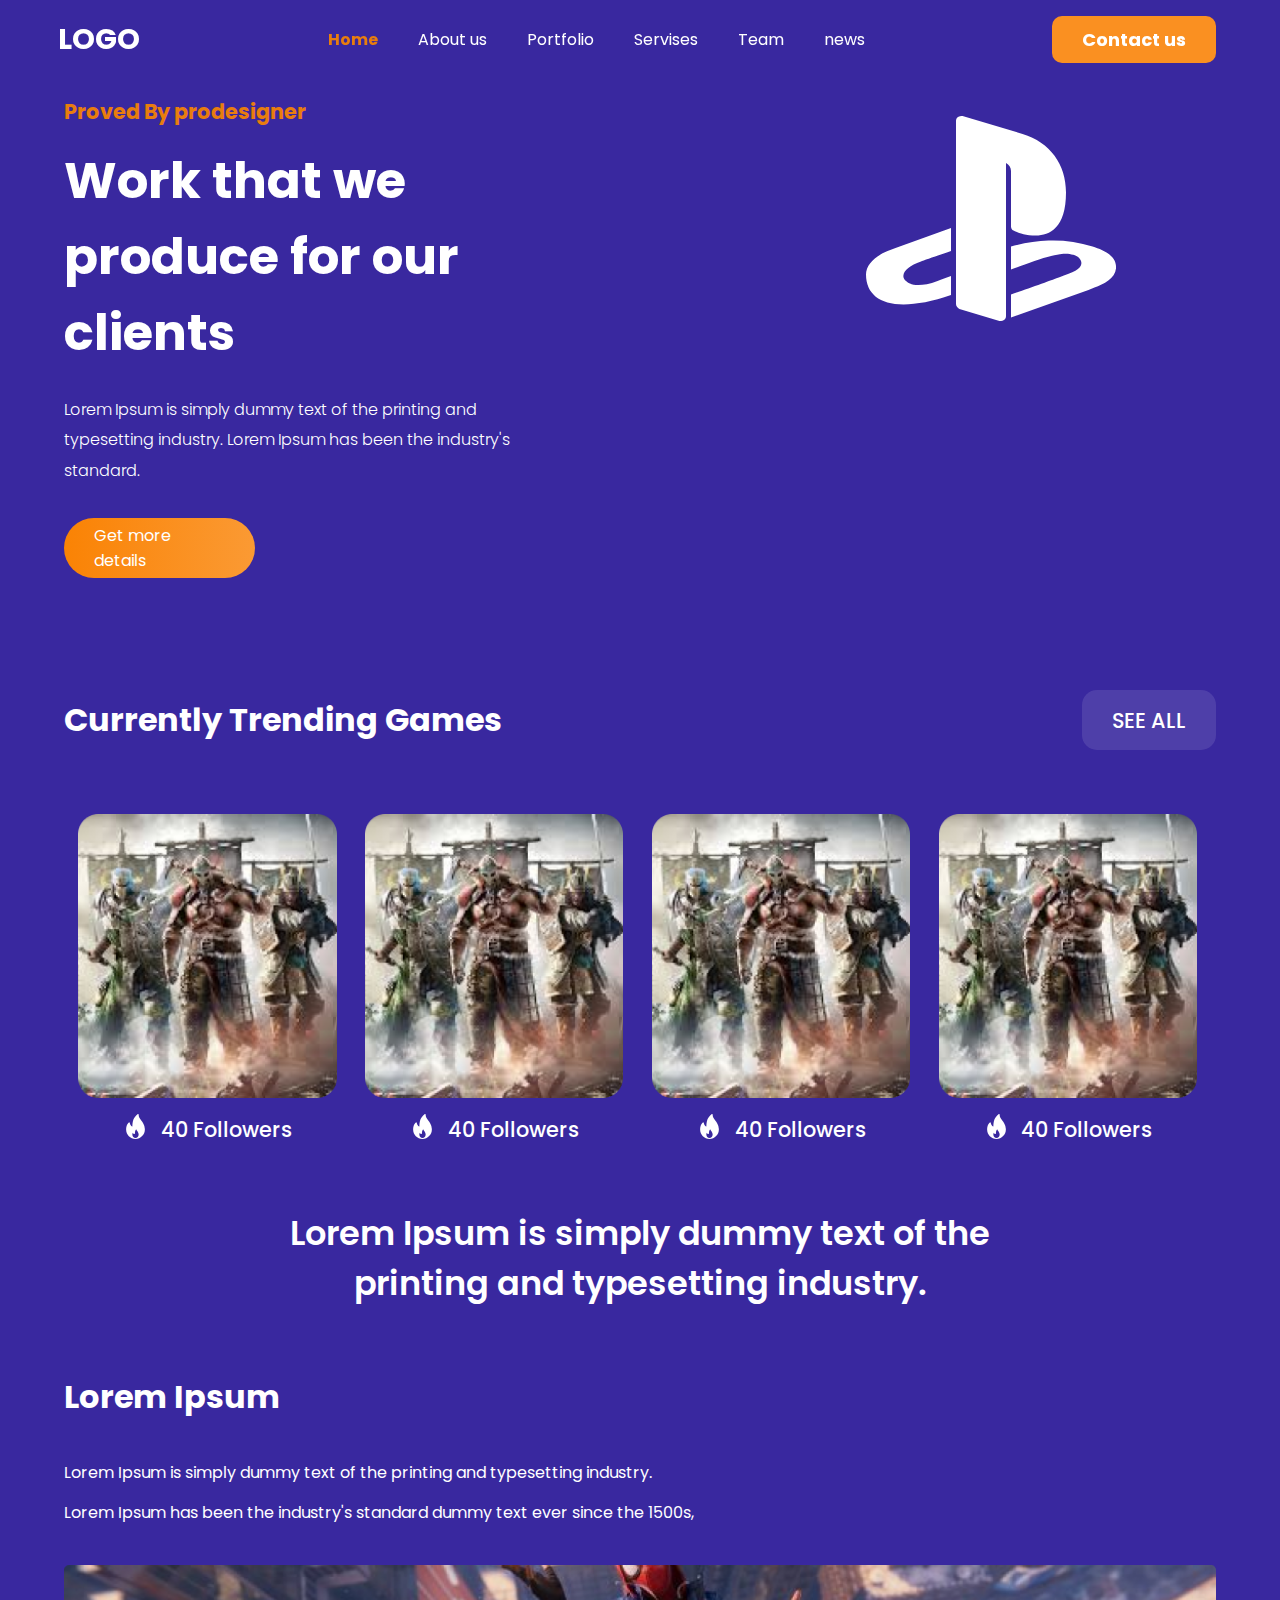
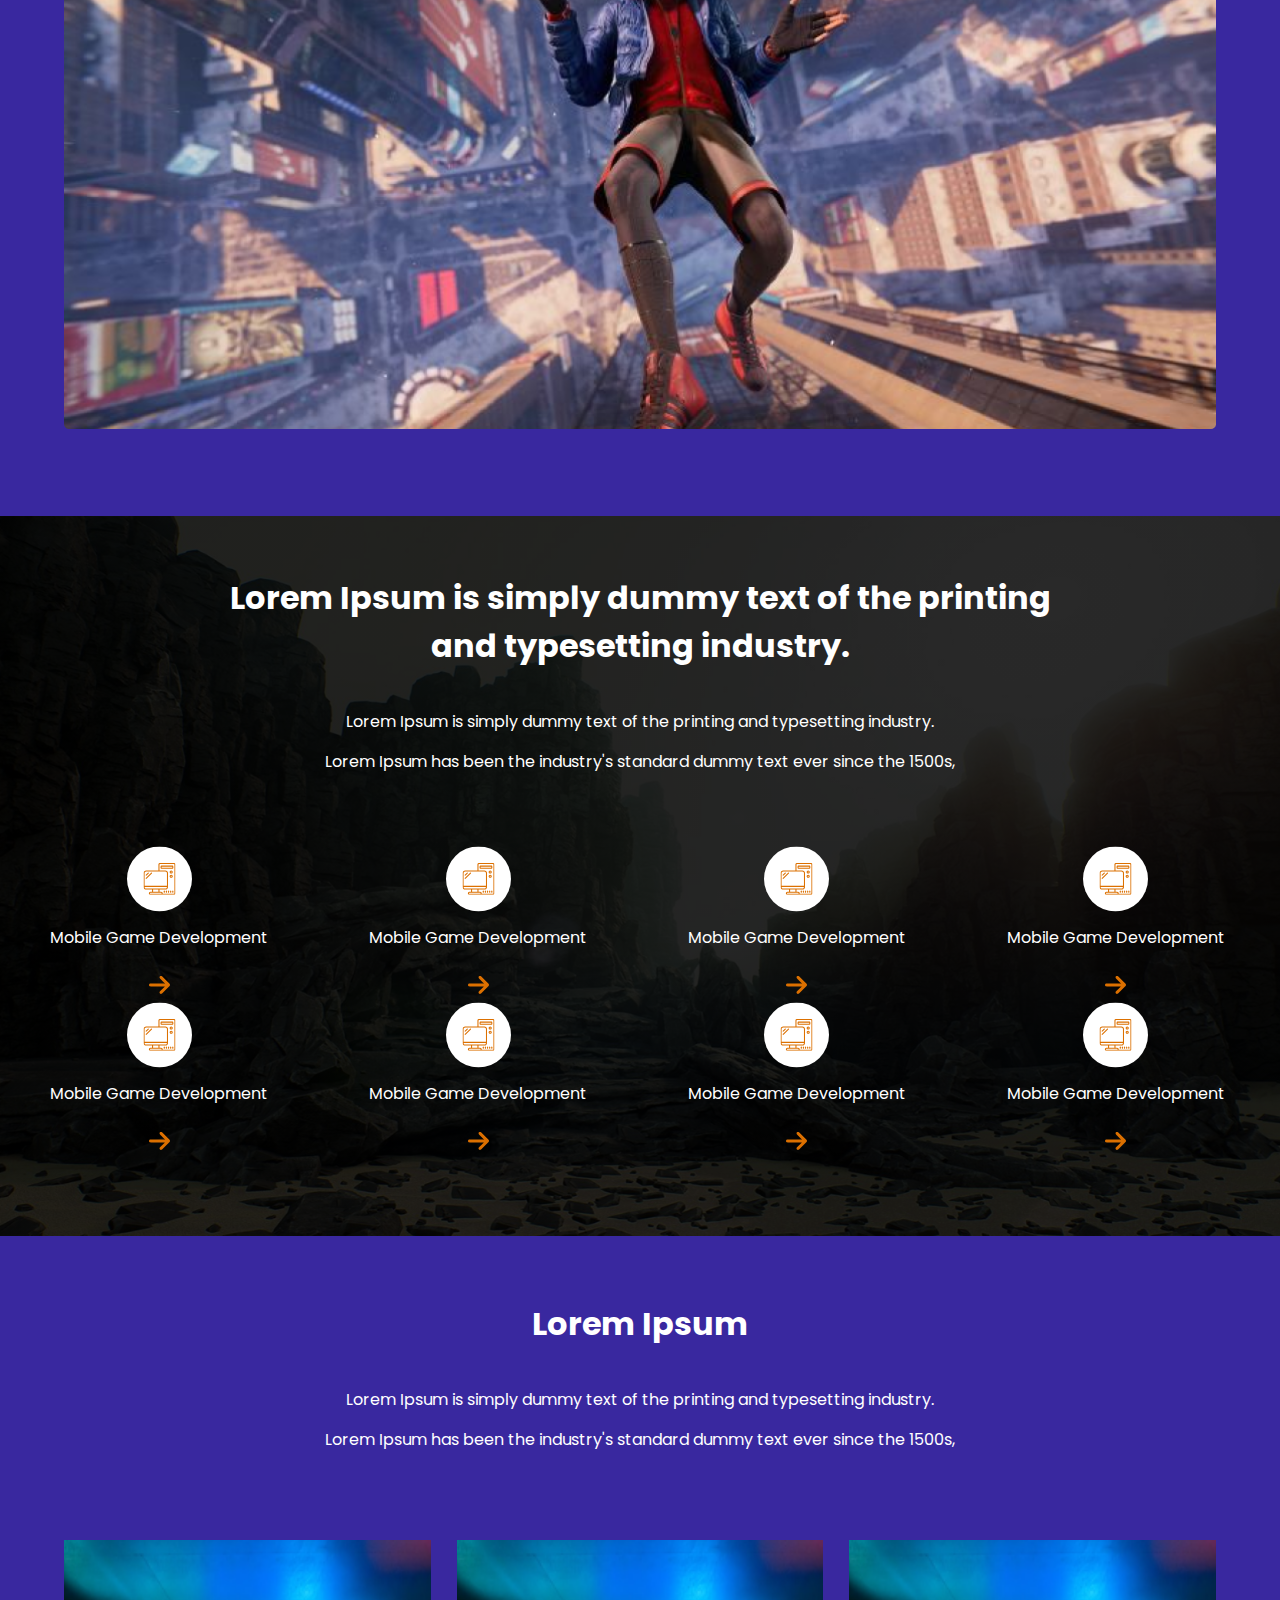
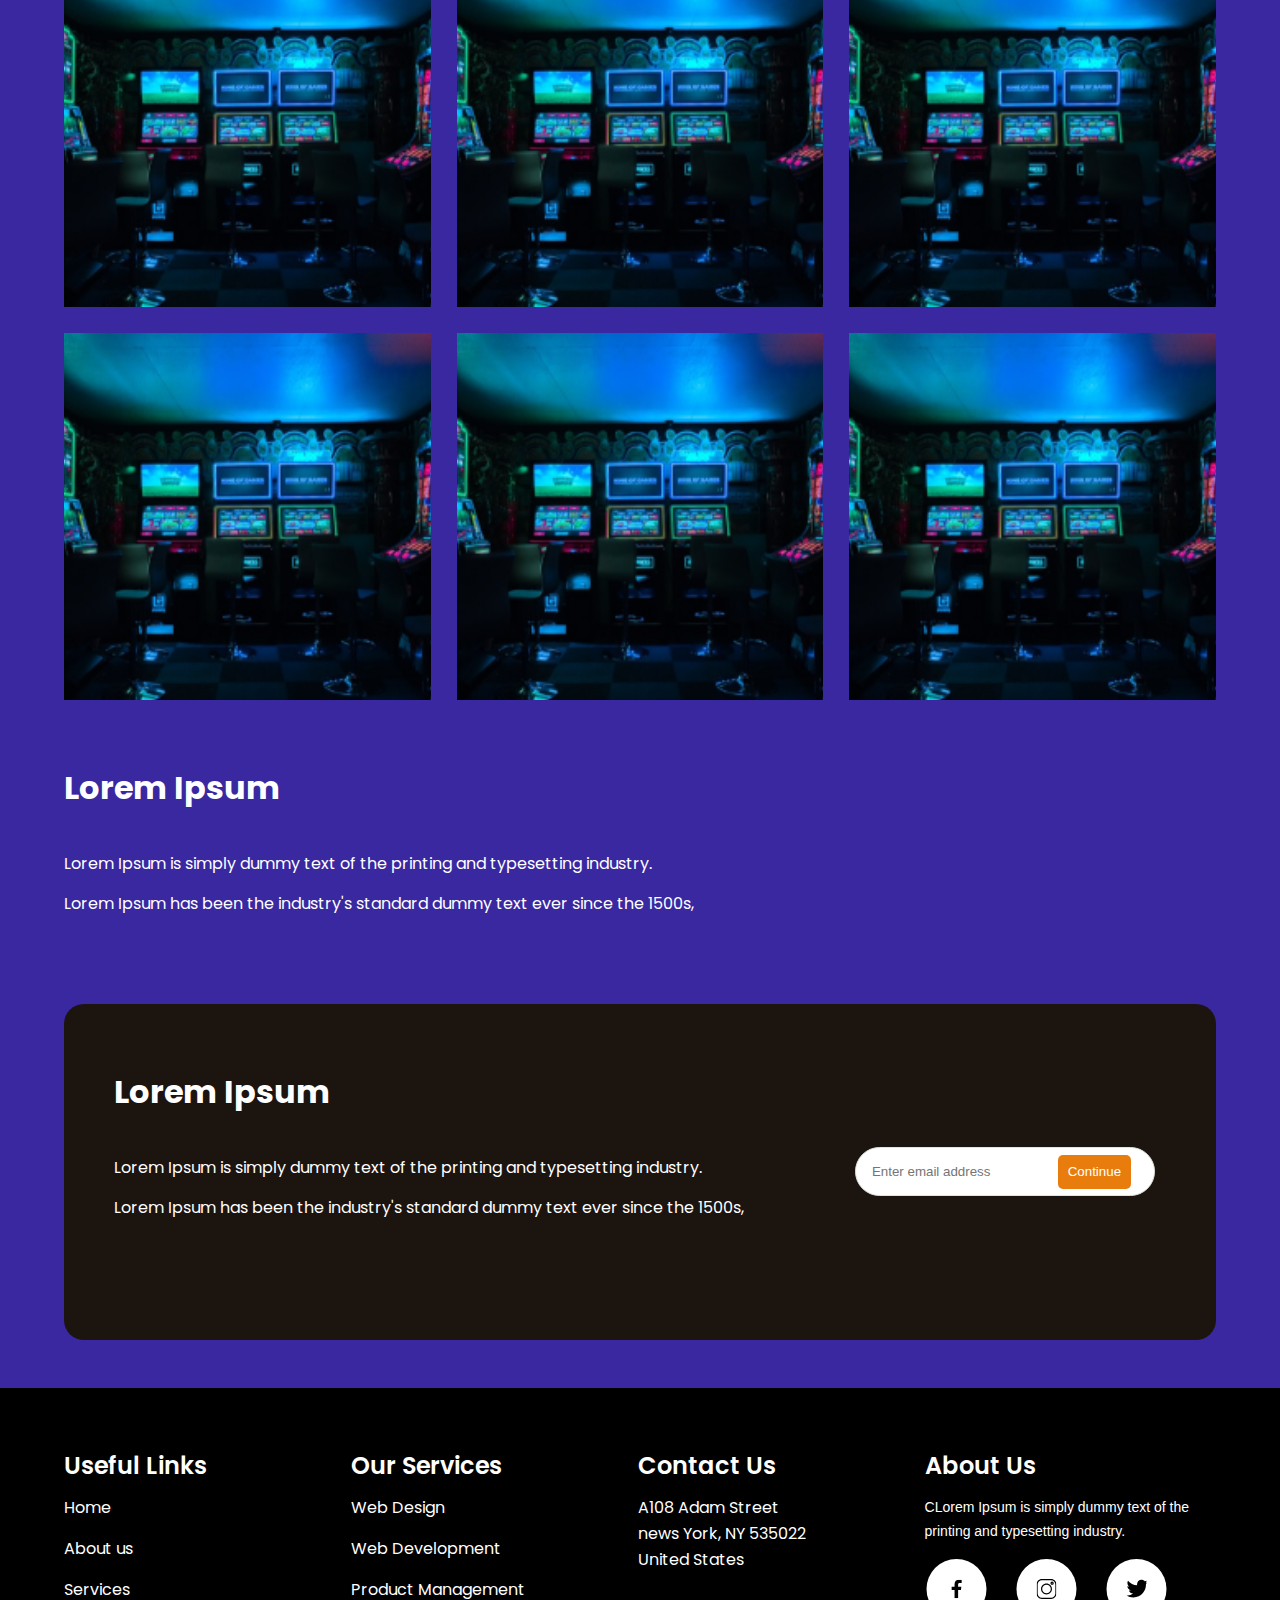
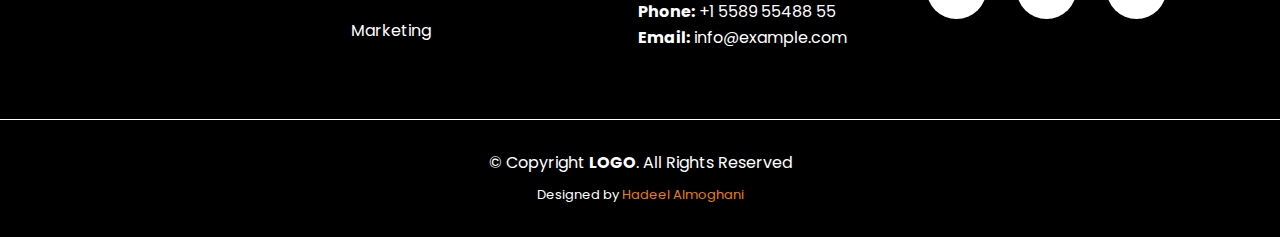
<file: index.html>
<!DOCTYPE html>
<html lang="en" dir="ltr">

<head>
  <meta charset="utf-8" />
  <meta name="viewport" content="width=device-width, initial-scale=1.0">
  <title>Gaming</title>

  <link rel="stylesheet" href="https://cdn.jsdelivr.net/npm/swiper@9/swiper-bundle.min.css" />


  <link rel="stylesheet" href="css/style.css" />

  <style>
    body{
      background-color: #39289F;
    }
  </style>
</head>

<body>
  <header>

    <div class="container">
      <div class="header">

        <a href="index.html" class="logo">
          LOGO
        </a>


        <ul class="navbar-list">


          <li>
            <a href="index.html" class="navbar-link active">Home</a>
          </li>

          <li>
            <a href="about.html" class="navbar-link">About us</a>
          </li>
          <li>
            <a href="portfolio.html" class="navbar-link">Portfolio</a>
          </li>
          <li>
            <a href="servises.html" class="navbar-link">Servises</a>
          </li>
          <li>
            <a href="team.html" class="navbar-link">Team</a>
          </li>
          <li>
            <a href="news.html" class="navbar-link">news</a>
          </li>




        </ul>




        <div class="header-actions">
          <a href="" class="btn active">
            Contact us
          </a>

        </div>

        <a href="javascript:void(0)" class="toggleMenuOpen">    
          <img src="./images/icons8-menu-50.svg">
        </a>
      </div>

    </div>










  </header>


  <main>
    <div class="hero">
      <div class="container">
        <div class="row">
          <div class="col-md-5">
            <div class="hero-text">
              <h3>Proved By prodesigner</h3>
              <h2>Work that we produce for our clients</h2>
              <p>Lorem Ipsum is simply dummy text of the printing and typesetting industry. Lorem Ipsum has been the
                industry's standard.</p>
              <a class="btn-btn" href="">
                Get more details
              </a>
            </div>
          </div>
          <div class="col-md-6">
            <div class="image-hero">
              <img src="./images/icons8-playstation-250.svg" alt="">
            </div>

          </div>
        </div>
      </div>
    </div>

    <div class="Trending-Games">
      <div class="container">
        <div class="Trending-Games-headar">
          <h2>Currently Trending Games</h2>
          <a href="" class="see-all">
            SEE ALL
          </a>
        </div>
        <div class="Trending-Games-box">
          <div class="row">
            <div class="col-md-3">
              <div class="Trending-Games-box-details">
                <img src="./images/Rectangle 23.png" alt="">
                <div class="Trending-Games-box-details-text">
                  <svg width="25" height="25" viewBox="0 0 25 25" fill="none" xmlns="http://www.w3.org/2000/svg">
                    <g clip-path="url(#clip0_1_258)">
                      <path
                        d="M21.8216 14.6372C21.5352 10.9087 19.7993 8.57221 18.2678 6.5104C16.8498 4.60161 15.625 2.95327 15.625 0.521725C15.625 0.326413 15.5156 0.147897 15.3422 0.0583953C15.1682 -0.0316437 14.9592 -0.0168976 14.801 0.0980438C12.501 1.74384 10.582 4.51772 9.91162 7.1644C9.44624 9.00703 9.38467 11.0785 9.37603 12.4466C7.252 11.993 6.77085 8.81582 6.76577 8.7812C6.74185 8.6164 6.64116 8.47299 6.49468 8.39468C6.34668 8.31738 6.17271 8.31176 6.02266 8.38603C5.91128 8.43994 3.28877 9.77246 3.13618 15.0928C3.12549 15.2698 3.125 15.4474 3.125 15.6249C3.125 20.7936 7.33081 24.9992 12.5 24.9992C12.5071 24.9997 12.5147 25.0007 12.5208 24.9992C12.5229 24.9992 12.5249 24.9992 12.5274 24.9992C17.6839 24.9844 21.875 20.7845 21.875 15.6249C21.875 15.3649 21.8216 14.6372 21.8216 14.6372ZM12.5 23.9576C10.7768 23.9576 9.375 22.4644 9.375 20.6289C9.375 20.5664 9.37451 20.5033 9.37905 20.426C9.3999 19.6519 9.54692 19.1235 9.70815 18.772C10.0103 19.421 10.5504 20.0176 11.4278 20.0176C11.7157 20.0176 11.9487 19.7846 11.9487 19.4968C11.9487 18.7553 11.964 17.8998 12.1486 17.1277C12.3129 16.4432 12.7055 15.7148 13.203 15.131C13.4242 15.8888 13.8556 16.5021 14.2767 17.1008C14.8794 17.9572 15.5025 18.8427 15.6119 20.3527C15.6185 20.4422 15.6251 20.5323 15.6251 20.6289C15.625 22.4644 14.2232 23.9576 12.5 23.9576Z"
                        fill="white" />
                    </g>
                    <defs>
                      <clipPath id="clip0_1_258">
                        <rect width="25" height="25" fill="white" />
                      </clipPath>
                    </defs>
                  </svg>
                  <p>40 Followers</p>
                </div>
              </div>
            </div>
            <div class="col-md-3">
              <div class="Trending-Games-box-details">
                <img src="./images/Rectangle 23.png" alt="">
                <div class="Trending-Games-box-details-text">
                  <svg width="25" height="25" viewBox="0 0 25 25" fill="none" xmlns="http://www.w3.org/2000/svg">
                    <g clip-path="url(#clip0_1_258)">
                      <path
                        d="M21.8216 14.6372C21.5352 10.9087 19.7993 8.57221 18.2678 6.5104C16.8498 4.60161 15.625 2.95327 15.625 0.521725C15.625 0.326413 15.5156 0.147897 15.3422 0.0583953C15.1682 -0.0316437 14.9592 -0.0168976 14.801 0.0980438C12.501 1.74384 10.582 4.51772 9.91162 7.1644C9.44624 9.00703 9.38467 11.0785 9.37603 12.4466C7.252 11.993 6.77085 8.81582 6.76577 8.7812C6.74185 8.6164 6.64116 8.47299 6.49468 8.39468C6.34668 8.31738 6.17271 8.31176 6.02266 8.38603C5.91128 8.43994 3.28877 9.77246 3.13618 15.0928C3.12549 15.2698 3.125 15.4474 3.125 15.6249C3.125 20.7936 7.33081 24.9992 12.5 24.9992C12.5071 24.9997 12.5147 25.0007 12.5208 24.9992C12.5229 24.9992 12.5249 24.9992 12.5274 24.9992C17.6839 24.9844 21.875 20.7845 21.875 15.6249C21.875 15.3649 21.8216 14.6372 21.8216 14.6372ZM12.5 23.9576C10.7768 23.9576 9.375 22.4644 9.375 20.6289C9.375 20.5664 9.37451 20.5033 9.37905 20.426C9.3999 19.6519 9.54692 19.1235 9.70815 18.772C10.0103 19.421 10.5504 20.0176 11.4278 20.0176C11.7157 20.0176 11.9487 19.7846 11.9487 19.4968C11.9487 18.7553 11.964 17.8998 12.1486 17.1277C12.3129 16.4432 12.7055 15.7148 13.203 15.131C13.4242 15.8888 13.8556 16.5021 14.2767 17.1008C14.8794 17.9572 15.5025 18.8427 15.6119 20.3527C15.6185 20.4422 15.6251 20.5323 15.6251 20.6289C15.625 22.4644 14.2232 23.9576 12.5 23.9576Z"
                        fill="white" />
                    </g>
                    <defs>
                      <clipPath id="clip0_1_258">
                        <rect width="25" height="25" fill="white" />
                      </clipPath>
                    </defs>
                  </svg>
                  <p>40 Followers</p>
                </div>
              </div>
            </div>
            <div class="col-md-3">
              <div class="Trending-Games-box-details">
                <img src="./images/Rectangle 23.png" alt="">
                <div class="Trending-Games-box-details-text">
                  <svg width="25" height="25" viewBox="0 0 25 25" fill="none" xmlns="http://www.w3.org/2000/svg">
                    <g clip-path="url(#clip0_1_258)">
                      <path
                        d="M21.8216 14.6372C21.5352 10.9087 19.7993 8.57221 18.2678 6.5104C16.8498 4.60161 15.625 2.95327 15.625 0.521725C15.625 0.326413 15.5156 0.147897 15.3422 0.0583953C15.1682 -0.0316437 14.9592 -0.0168976 14.801 0.0980438C12.501 1.74384 10.582 4.51772 9.91162 7.1644C9.44624 9.00703 9.38467 11.0785 9.37603 12.4466C7.252 11.993 6.77085 8.81582 6.76577 8.7812C6.74185 8.6164 6.64116 8.47299 6.49468 8.39468C6.34668 8.31738 6.17271 8.31176 6.02266 8.38603C5.91128 8.43994 3.28877 9.77246 3.13618 15.0928C3.12549 15.2698 3.125 15.4474 3.125 15.6249C3.125 20.7936 7.33081 24.9992 12.5 24.9992C12.5071 24.9997 12.5147 25.0007 12.5208 24.9992C12.5229 24.9992 12.5249 24.9992 12.5274 24.9992C17.6839 24.9844 21.875 20.7845 21.875 15.6249C21.875 15.3649 21.8216 14.6372 21.8216 14.6372ZM12.5 23.9576C10.7768 23.9576 9.375 22.4644 9.375 20.6289C9.375 20.5664 9.37451 20.5033 9.37905 20.426C9.3999 19.6519 9.54692 19.1235 9.70815 18.772C10.0103 19.421 10.5504 20.0176 11.4278 20.0176C11.7157 20.0176 11.9487 19.7846 11.9487 19.4968C11.9487 18.7553 11.964 17.8998 12.1486 17.1277C12.3129 16.4432 12.7055 15.7148 13.203 15.131C13.4242 15.8888 13.8556 16.5021 14.2767 17.1008C14.8794 17.9572 15.5025 18.8427 15.6119 20.3527C15.6185 20.4422 15.6251 20.5323 15.6251 20.6289C15.625 22.4644 14.2232 23.9576 12.5 23.9576Z"
                        fill="white" />
                    </g>
                    <defs>
                      <clipPath id="clip0_1_258">
                        <rect width="25" height="25" fill="white" />
                      </clipPath>
                    </defs>
                  </svg>
                  <p>40 Followers</p>
                </div>
              </div>
            </div>
            <div class="col-md-3">
              <div class="Trending-Games-box-details">
                <img src="./images/Rectangle 23.png" alt="">
                <div class="Trending-Games-box-details-text">
                  <svg width="25" height="25" viewBox="0 0 25 25" fill="none" xmlns="http://www.w3.org/2000/svg">
                    <g clip-path="url(#clip0_1_258)">
                      <path
                        d="M21.8216 14.6372C21.5352 10.9087 19.7993 8.57221 18.2678 6.5104C16.8498 4.60161 15.625 2.95327 15.625 0.521725C15.625 0.326413 15.5156 0.147897 15.3422 0.0583953C15.1682 -0.0316437 14.9592 -0.0168976 14.801 0.0980438C12.501 1.74384 10.582 4.51772 9.91162 7.1644C9.44624 9.00703 9.38467 11.0785 9.37603 12.4466C7.252 11.993 6.77085 8.81582 6.76577 8.7812C6.74185 8.6164 6.64116 8.47299 6.49468 8.39468C6.34668 8.31738 6.17271 8.31176 6.02266 8.38603C5.91128 8.43994 3.28877 9.77246 3.13618 15.0928C3.12549 15.2698 3.125 15.4474 3.125 15.6249C3.125 20.7936 7.33081 24.9992 12.5 24.9992C12.5071 24.9997 12.5147 25.0007 12.5208 24.9992C12.5229 24.9992 12.5249 24.9992 12.5274 24.9992C17.6839 24.9844 21.875 20.7845 21.875 15.6249C21.875 15.3649 21.8216 14.6372 21.8216 14.6372ZM12.5 23.9576C10.7768 23.9576 9.375 22.4644 9.375 20.6289C9.375 20.5664 9.37451 20.5033 9.37905 20.426C9.3999 19.6519 9.54692 19.1235 9.70815 18.772C10.0103 19.421 10.5504 20.0176 11.4278 20.0176C11.7157 20.0176 11.9487 19.7846 11.9487 19.4968C11.9487 18.7553 11.964 17.8998 12.1486 17.1277C12.3129 16.4432 12.7055 15.7148 13.203 15.131C13.4242 15.8888 13.8556 16.5021 14.2767 17.1008C14.8794 17.9572 15.5025 18.8427 15.6119 20.3527C15.6185 20.4422 15.6251 20.5323 15.6251 20.6289C15.625 22.4644 14.2232 23.9576 12.5 23.9576Z"
                        fill="white" />
                    </g>
                    <defs>
                      <clipPath id="clip0_1_258">
                        <rect width="25" height="25" fill="white" />
                      </clipPath>
                    </defs>
                  </svg>
                  <p>40 Followers</p>
                </div>
              </div>
            </div>



          </div>
          <div class="trending-text">

            <p>Lorem Ipsum is simply dummy text of the<br> printing and typesetting industry.</p>

          </div>

        </div>

        <div class="details-box">
          <h2>Lorem Ipsum</h2>
          <p>Lorem Ipsum is simply dummy text of the printing and typesetting industry. <br>Lorem Ipsum has been the
            industry's standard dummy text ever since the 1500s,</p>
          <img src="./images/Rectangle 4.png" alt="">
        </div>
      </div>
    </div>
    <div class="services">
      <img src="./images/db4d123c4b390965f684f22d4bf13849 1.png" alt="">
      <div class="container">
        <div class="overlay">
          <div class="serveses-content">
            <div class="services-text">
              <h2>Lorem Ipsum is simply dummy text of the printing<br> and typesetting industry.</h2>
              <p>Lorem Ipsum is simply dummy text of the printing and typesetting industry. <br>Lorem Ipsum has been the
                industry's standard dummy text ever since the 1500s,</p>
            </div>
            <div class="box-services">
              <div class="row">
                <div class="col-md-3">
                  <svg width="65" height="65" viewBox="0 0 65 65" fill="none" xmlns="http://www.w3.org/2000/svg">
                    <circle cx="32.5" cy="32.5" r="32.5" fill="white" />
                    <g clip-path="url(#clip0_1_164)">
                      <path
                        d="M19.1879 29.3051C19.3295 29.3059 19.4655 29.2503 19.566 29.1507L21.6959 27.0207C21.9047 26.8119 21.9047 26.4734 21.6959 26.2646C21.4871 26.0558 21.1486 26.0558 20.9398 26.2646L18.8099 28.3945C18.709 28.4945 18.6523 28.6306 18.6523 28.7726C18.6523 28.9146 18.709 29.0507 18.8099 29.1507C18.9103 29.2503 19.0464 29.3059 19.1879 29.3051Z"
                        fill="#DC7000" />
                      <path
                        d="M19.1879 32.5C19.3295 32.5008 19.4655 32.4452 19.566 32.3456L24.8908 27.0207C25.0996 26.8119 25.0996 26.4734 24.8908 26.2646C24.682 26.0558 24.3435 26.0558 24.1347 26.2646L18.8099 31.5894C18.709 31.6894 18.6523 31.8255 18.6523 31.9675C18.6523 32.1095 18.709 32.2456 18.8099 32.3456C18.9103 32.4452 19.0464 32.5008 19.1879 32.5Z"
                        fill="#DC7000" />
                      <path
                        d="M46.8771 16.5254H33.0325C32.1502 16.5254 31.435 17.2406 31.435 18.1229V23.9802H19.1878C17.7174 23.9802 16.5254 25.1722 16.5254 26.6427V40.4873C16.5254 41.9577 17.7174 43.1497 19.1878 43.1497H25.0452V45.2797H23.4477C22.5655 45.2797 21.8502 45.9949 21.8502 46.8771C21.8502 47.7594 22.5655 48.4746 23.4477 48.4746H46.8771C47.7593 48.4746 48.4745 47.7594 48.4745 46.8771V18.1229C48.4745 17.2406 47.7593 16.5254 46.8771 16.5254ZM19.1878 25.0452H38.3573C39.2396 25.0452 39.9548 25.7604 39.9548 26.6427V39.4223H17.5904V26.6427C17.5904 25.7604 18.3056 25.0452 19.1878 25.0452ZM17.5904 40.4873H39.9548C39.9548 41.3695 39.2396 42.0847 38.3573 42.0847H19.1878C18.3056 42.0847 17.5904 41.3695 17.5904 40.4873ZM26.1101 43.1497H31.435V45.2797H26.1101V43.1497ZM33.0325 47.4096H23.4477C23.1536 47.4096 22.9152 47.1712 22.9152 46.8771C22.9152 46.583 23.1536 46.3446 23.4477 46.3446H34.0974C34.3915 46.3446 34.6299 46.583 34.6299 46.8771C34.6299 47.1712 34.3915 47.4096 34.0974 47.4096H33.0325ZM47.4096 46.8771C47.4096 47.1712 47.1712 47.4096 46.8771 47.4096H35.599C35.7716 46.9214 35.6969 46.3799 35.3986 45.9566C35.1002 45.5334 34.6152 45.2811 34.0974 45.2797H32.5V43.1497H38.3573C39.8277 43.1497 41.0197 41.9577 41.0197 40.4873V26.6427C41.0197 25.1722 39.8277 23.9802 38.3573 23.9802H32.5V18.1229C32.5 17.8288 32.7384 17.5904 33.0325 17.5904H46.8771C47.1712 17.5904 47.4096 17.8288 47.4096 18.1229V46.8771Z"
                        fill="#DC7000" />
                      <path
                        d="M45.2796 19.1879H34.6299C34.0417 19.1879 33.5649 19.6647 33.5649 20.2529V21.3178C33.5649 21.906 34.0417 22.3828 34.6299 22.3828H45.2796C45.8678 22.3828 46.3446 21.906 46.3446 21.3178V20.2529C46.3446 19.6647 45.8678 19.1879 45.2796 19.1879ZM34.6299 21.3178V20.2529H45.2796V21.3178H34.6299Z"
                        fill="#DC7000" />
                      <path
                        d="M44.2146 27.1751C45.0969 27.1751 45.8121 26.4599 45.8121 25.5777C45.8121 24.6954 45.0969 23.9802 44.2146 23.9802C43.3324 23.9802 42.6172 24.6954 42.6172 25.5777C42.6172 26.4599 43.3324 27.1751 44.2146 27.1751ZM44.2146 25.0452C44.5087 25.0452 44.7471 25.2836 44.7471 25.5777C44.7471 25.8717 44.5087 26.1102 44.2146 26.1102C43.9206 26.1102 43.6822 25.8717 43.6822 25.5777C43.6822 25.2836 43.9206 25.0452 44.2146 25.0452Z"
                        fill="#DC7000" />
                      <path
                        d="M45.8121 29.8376C45.8121 28.9553 45.0969 28.2401 44.2146 28.2401C43.3324 28.2401 42.6172 28.9553 42.6172 29.8376C42.6172 30.7198 43.3324 31.435 44.2146 31.435C45.0969 31.435 45.8121 30.7198 45.8121 29.8376ZM44.2146 30.3701C43.9206 30.3701 43.6822 30.1317 43.6822 29.8376C43.6822 29.5435 43.9206 29.3051 44.2146 29.3051C44.5087 29.3051 44.7471 29.5435 44.7471 29.8376C44.7471 30.1317 44.5087 30.3701 44.2146 30.3701Z"
                        fill="#DC7000" />
                      <path
                        d="M37.2925 44.2147C36.9984 44.2147 36.76 44.4531 36.76 44.7472V45.8121C36.76 46.1062 36.9984 46.3446 37.2925 46.3446C37.5866 46.3446 37.825 46.1062 37.825 45.8121V44.7472C37.825 44.4531 37.5866 44.2147 37.2925 44.2147Z"
                        fill="#DC7000" />
                      <path
                        d="M39.4224 44.2147C39.1283 44.2147 38.8899 44.4531 38.8899 44.7472V45.8121C38.8899 46.1062 39.1283 46.3446 39.4224 46.3446C39.7165 46.3446 39.9549 46.1062 39.9549 45.8121V44.7472C39.9549 44.4531 39.7165 44.2147 39.4224 44.2147Z"
                        fill="#DC7000" />
                      <path
                        d="M41.5523 44.2147C41.2582 44.2147 41.0198 44.4531 41.0198 44.7472V45.8121C41.0198 46.1062 41.2582 46.3446 41.5523 46.3446C41.8463 46.3446 42.0847 46.1062 42.0847 45.8121V44.7472C42.0847 44.4531 41.8463 44.2147 41.5523 44.2147Z"
                        fill="#DC7000" />
                      <path
                        d="M43.6821 44.2147C43.3881 44.2147 43.1497 44.4531 43.1497 44.7472V45.8121C43.1497 46.1062 43.3881 46.3446 43.6821 46.3446C43.9762 46.3446 44.2146 46.1062 44.2146 45.8121V44.7472C44.2146 44.4531 43.9762 44.2147 43.6821 44.2147Z"
                        fill="#DC7000" />
                      <path
                        d="M45.812 44.2147C45.5179 44.2147 45.2795 44.4531 45.2795 44.7472V45.8121C45.2795 46.1062 45.5179 46.3446 45.812 46.3446C46.1061 46.3446 46.3445 46.1062 46.3445 45.8121V44.7472C46.3445 44.4531 46.1061 44.2147 45.812 44.2147Z"
                        fill="#DC7000" />
                    </g>
                    <defs>
                      <clipPath id="clip0_1_164">
                        <rect width="31.9492" height="31.9492" fill="white" transform="translate(16.5254 16.5254)" />
                      </clipPath>
                    </defs>
                  </svg>
                  <p>Mobile Game Development</p>
                  <a href="">
                    <svg width="21" height="21" viewBox="0 0 21 21" fill="none" xmlns="http://www.w3.org/2000/svg">
                      <g clip-path="url(#clip0_1_141)">
                        <path
                          d="M1.26222 11.9741C1.34814 11.988 1.4351 11.9944 1.52211 11.9933L16.3372 11.9933L16.0141 12.1436C15.6984 12.293 15.4111 12.4964 15.1652 12.7446L11.0107 16.8991C10.4635 17.4214 10.3716 18.2617 10.7928 18.89C11.2831 19.5595 12.2232 19.7049 12.8928 19.2146C12.9469 19.175 12.9983 19.1318 13.0466 19.0853L20.5593 11.5726C21.1464 10.9861 21.147 10.0348 20.5605 9.44768C20.5601 9.44731 20.5597 9.44688 20.5593 9.44651L13.0466 1.93382C12.459 1.34787 11.5077 1.34919 10.9217 1.93677C10.8756 1.98302 10.8325 2.03223 10.7928 2.08407C10.3716 2.71236 10.4635 3.55261 11.0107 4.07493L15.1577 8.23696C15.3781 8.45765 15.6316 8.6427 15.909 8.78539L16.3597 8.98823L1.6048 8.98823C0.837233 8.95973 0.163813 9.4959 0.0196152 10.2504C-0.113218 11.0695 0.443098 11.8412 1.26222 11.9741Z"
                          fill="#DC7000" />
                      </g>
                      <defs>
                        <clipPath id="clip0_1_141">
                          <rect width="21" height="21" fill="white" transform="matrix(-1 0 0 -1 21 21)" />
                        </clipPath>
                      </defs>
                    </svg>
                  </a>
                 
    
    
                </div>
                <div class="col-md-3">
                  <svg width="65" height="65" viewBox="0 0 65 65" fill="none" xmlns="http://www.w3.org/2000/svg">
                    <circle cx="32.5" cy="32.5" r="32.5" fill="white" />
                    <g clip-path="url(#clip0_1_164)">
                      <path
                        d="M19.1879 29.3051C19.3295 29.3059 19.4655 29.2503 19.566 29.1507L21.6959 27.0207C21.9047 26.8119 21.9047 26.4734 21.6959 26.2646C21.4871 26.0558 21.1486 26.0558 20.9398 26.2646L18.8099 28.3945C18.709 28.4945 18.6523 28.6306 18.6523 28.7726C18.6523 28.9146 18.709 29.0507 18.8099 29.1507C18.9103 29.2503 19.0464 29.3059 19.1879 29.3051Z"
                        fill="#DC7000" />
                      <path
                        d="M19.1879 32.5C19.3295 32.5008 19.4655 32.4452 19.566 32.3456L24.8908 27.0207C25.0996 26.8119 25.0996 26.4734 24.8908 26.2646C24.682 26.0558 24.3435 26.0558 24.1347 26.2646L18.8099 31.5894C18.709 31.6894 18.6523 31.8255 18.6523 31.9675C18.6523 32.1095 18.709 32.2456 18.8099 32.3456C18.9103 32.4452 19.0464 32.5008 19.1879 32.5Z"
                        fill="#DC7000" />
                      <path
                        d="M46.8771 16.5254H33.0325C32.1502 16.5254 31.435 17.2406 31.435 18.1229V23.9802H19.1878C17.7174 23.9802 16.5254 25.1722 16.5254 26.6427V40.4873C16.5254 41.9577 17.7174 43.1497 19.1878 43.1497H25.0452V45.2797H23.4477C22.5655 45.2797 21.8502 45.9949 21.8502 46.8771C21.8502 47.7594 22.5655 48.4746 23.4477 48.4746H46.8771C47.7593 48.4746 48.4745 47.7594 48.4745 46.8771V18.1229C48.4745 17.2406 47.7593 16.5254 46.8771 16.5254ZM19.1878 25.0452H38.3573C39.2396 25.0452 39.9548 25.7604 39.9548 26.6427V39.4223H17.5904V26.6427C17.5904 25.7604 18.3056 25.0452 19.1878 25.0452ZM17.5904 40.4873H39.9548C39.9548 41.3695 39.2396 42.0847 38.3573 42.0847H19.1878C18.3056 42.0847 17.5904 41.3695 17.5904 40.4873ZM26.1101 43.1497H31.435V45.2797H26.1101V43.1497ZM33.0325 47.4096H23.4477C23.1536 47.4096 22.9152 47.1712 22.9152 46.8771C22.9152 46.583 23.1536 46.3446 23.4477 46.3446H34.0974C34.3915 46.3446 34.6299 46.583 34.6299 46.8771C34.6299 47.1712 34.3915 47.4096 34.0974 47.4096H33.0325ZM47.4096 46.8771C47.4096 47.1712 47.1712 47.4096 46.8771 47.4096H35.599C35.7716 46.9214 35.6969 46.3799 35.3986 45.9566C35.1002 45.5334 34.6152 45.2811 34.0974 45.2797H32.5V43.1497H38.3573C39.8277 43.1497 41.0197 41.9577 41.0197 40.4873V26.6427C41.0197 25.1722 39.8277 23.9802 38.3573 23.9802H32.5V18.1229C32.5 17.8288 32.7384 17.5904 33.0325 17.5904H46.8771C47.1712 17.5904 47.4096 17.8288 47.4096 18.1229V46.8771Z"
                        fill="#DC7000" />
                      <path
                        d="M45.2796 19.1879H34.6299C34.0417 19.1879 33.5649 19.6647 33.5649 20.2529V21.3178C33.5649 21.906 34.0417 22.3828 34.6299 22.3828H45.2796C45.8678 22.3828 46.3446 21.906 46.3446 21.3178V20.2529C46.3446 19.6647 45.8678 19.1879 45.2796 19.1879ZM34.6299 21.3178V20.2529H45.2796V21.3178H34.6299Z"
                        fill="#DC7000" />
                      <path
                        d="M44.2146 27.1751C45.0969 27.1751 45.8121 26.4599 45.8121 25.5777C45.8121 24.6954 45.0969 23.9802 44.2146 23.9802C43.3324 23.9802 42.6172 24.6954 42.6172 25.5777C42.6172 26.4599 43.3324 27.1751 44.2146 27.1751ZM44.2146 25.0452C44.5087 25.0452 44.7471 25.2836 44.7471 25.5777C44.7471 25.8717 44.5087 26.1102 44.2146 26.1102C43.9206 26.1102 43.6822 25.8717 43.6822 25.5777C43.6822 25.2836 43.9206 25.0452 44.2146 25.0452Z"
                        fill="#DC7000" />
                      <path
                        d="M45.8121 29.8376C45.8121 28.9553 45.0969 28.2401 44.2146 28.2401C43.3324 28.2401 42.6172 28.9553 42.6172 29.8376C42.6172 30.7198 43.3324 31.435 44.2146 31.435C45.0969 31.435 45.8121 30.7198 45.8121 29.8376ZM44.2146 30.3701C43.9206 30.3701 43.6822 30.1317 43.6822 29.8376C43.6822 29.5435 43.9206 29.3051 44.2146 29.3051C44.5087 29.3051 44.7471 29.5435 44.7471 29.8376C44.7471 30.1317 44.5087 30.3701 44.2146 30.3701Z"
                        fill="#DC7000" />
                      <path
                        d="M37.2925 44.2147C36.9984 44.2147 36.76 44.4531 36.76 44.7472V45.8121C36.76 46.1062 36.9984 46.3446 37.2925 46.3446C37.5866 46.3446 37.825 46.1062 37.825 45.8121V44.7472C37.825 44.4531 37.5866 44.2147 37.2925 44.2147Z"
                        fill="#DC7000" />
                      <path
                        d="M39.4224 44.2147C39.1283 44.2147 38.8899 44.4531 38.8899 44.7472V45.8121C38.8899 46.1062 39.1283 46.3446 39.4224 46.3446C39.7165 46.3446 39.9549 46.1062 39.9549 45.8121V44.7472C39.9549 44.4531 39.7165 44.2147 39.4224 44.2147Z"
                        fill="#DC7000" />
                      <path
                        d="M41.5523 44.2147C41.2582 44.2147 41.0198 44.4531 41.0198 44.7472V45.8121C41.0198 46.1062 41.2582 46.3446 41.5523 46.3446C41.8463 46.3446 42.0847 46.1062 42.0847 45.8121V44.7472C42.0847 44.4531 41.8463 44.2147 41.5523 44.2147Z"
                        fill="#DC7000" />
                      <path
                        d="M43.6821 44.2147C43.3881 44.2147 43.1497 44.4531 43.1497 44.7472V45.8121C43.1497 46.1062 43.3881 46.3446 43.6821 46.3446C43.9762 46.3446 44.2146 46.1062 44.2146 45.8121V44.7472C44.2146 44.4531 43.9762 44.2147 43.6821 44.2147Z"
                        fill="#DC7000" />
                      <path
                        d="M45.812 44.2147C45.5179 44.2147 45.2795 44.4531 45.2795 44.7472V45.8121C45.2795 46.1062 45.5179 46.3446 45.812 46.3446C46.1061 46.3446 46.3445 46.1062 46.3445 45.8121V44.7472C46.3445 44.4531 46.1061 44.2147 45.812 44.2147Z"
                        fill="#DC7000" />
                    </g>
                    <defs>
                      <clipPath id="clip0_1_164">
                        <rect width="31.9492" height="31.9492" fill="white" transform="translate(16.5254 16.5254)" />
                      </clipPath>
                    </defs>
                  </svg>
                  <p>Mobile Game Development</p>
                  <a href="">
                    <svg width="21" height="21" viewBox="0 0 21 21" fill="none" xmlns="http://www.w3.org/2000/svg">
                      <g clip-path="url(#clip0_1_141)">
                        <path
                          d="M1.26222 11.9741C1.34814 11.988 1.4351 11.9944 1.52211 11.9933L16.3372 11.9933L16.0141 12.1436C15.6984 12.293 15.4111 12.4964 15.1652 12.7446L11.0107 16.8991C10.4635 17.4214 10.3716 18.2617 10.7928 18.89C11.2831 19.5595 12.2232 19.7049 12.8928 19.2146C12.9469 19.175 12.9983 19.1318 13.0466 19.0853L20.5593 11.5726C21.1464 10.9861 21.147 10.0348 20.5605 9.44768C20.5601 9.44731 20.5597 9.44688 20.5593 9.44651L13.0466 1.93382C12.459 1.34787 11.5077 1.34919 10.9217 1.93677C10.8756 1.98302 10.8325 2.03223 10.7928 2.08407C10.3716 2.71236 10.4635 3.55261 11.0107 4.07493L15.1577 8.23696C15.3781 8.45765 15.6316 8.6427 15.909 8.78539L16.3597 8.98823L1.6048 8.98823C0.837233 8.95973 0.163813 9.4959 0.0196152 10.2504C-0.113218 11.0695 0.443098 11.8412 1.26222 11.9741Z"
                          fill="#DC7000" />
                      </g>
                      <defs>
                        <clipPath id="clip0_1_141">
                          <rect width="21" height="21" fill="white" transform="matrix(-1 0 0 -1 21 21)" />
                        </clipPath>
                      </defs>
                    </svg>
                  </a>
                 
    
    
                </div>
                <div class="col-md-3">
                  <svg width="65" height="65" viewBox="0 0 65 65" fill="none" xmlns="http://www.w3.org/2000/svg">
                    <circle cx="32.5" cy="32.5" r="32.5" fill="white" />
                    <g clip-path="url(#clip0_1_164)">
                      <path
                        d="M19.1879 29.3051C19.3295 29.3059 19.4655 29.2503 19.566 29.1507L21.6959 27.0207C21.9047 26.8119 21.9047 26.4734 21.6959 26.2646C21.4871 26.0558 21.1486 26.0558 20.9398 26.2646L18.8099 28.3945C18.709 28.4945 18.6523 28.6306 18.6523 28.7726C18.6523 28.9146 18.709 29.0507 18.8099 29.1507C18.9103 29.2503 19.0464 29.3059 19.1879 29.3051Z"
                        fill="#DC7000" />
                      <path
                        d="M19.1879 32.5C19.3295 32.5008 19.4655 32.4452 19.566 32.3456L24.8908 27.0207C25.0996 26.8119 25.0996 26.4734 24.8908 26.2646C24.682 26.0558 24.3435 26.0558 24.1347 26.2646L18.8099 31.5894C18.709 31.6894 18.6523 31.8255 18.6523 31.9675C18.6523 32.1095 18.709 32.2456 18.8099 32.3456C18.9103 32.4452 19.0464 32.5008 19.1879 32.5Z"
                        fill="#DC7000" />
                      <path
                        d="M46.8771 16.5254H33.0325C32.1502 16.5254 31.435 17.2406 31.435 18.1229V23.9802H19.1878C17.7174 23.9802 16.5254 25.1722 16.5254 26.6427V40.4873C16.5254 41.9577 17.7174 43.1497 19.1878 43.1497H25.0452V45.2797H23.4477C22.5655 45.2797 21.8502 45.9949 21.8502 46.8771C21.8502 47.7594 22.5655 48.4746 23.4477 48.4746H46.8771C47.7593 48.4746 48.4745 47.7594 48.4745 46.8771V18.1229C48.4745 17.2406 47.7593 16.5254 46.8771 16.5254ZM19.1878 25.0452H38.3573C39.2396 25.0452 39.9548 25.7604 39.9548 26.6427V39.4223H17.5904V26.6427C17.5904 25.7604 18.3056 25.0452 19.1878 25.0452ZM17.5904 40.4873H39.9548C39.9548 41.3695 39.2396 42.0847 38.3573 42.0847H19.1878C18.3056 42.0847 17.5904 41.3695 17.5904 40.4873ZM26.1101 43.1497H31.435V45.2797H26.1101V43.1497ZM33.0325 47.4096H23.4477C23.1536 47.4096 22.9152 47.1712 22.9152 46.8771C22.9152 46.583 23.1536 46.3446 23.4477 46.3446H34.0974C34.3915 46.3446 34.6299 46.583 34.6299 46.8771C34.6299 47.1712 34.3915 47.4096 34.0974 47.4096H33.0325ZM47.4096 46.8771C47.4096 47.1712 47.1712 47.4096 46.8771 47.4096H35.599C35.7716 46.9214 35.6969 46.3799 35.3986 45.9566C35.1002 45.5334 34.6152 45.2811 34.0974 45.2797H32.5V43.1497H38.3573C39.8277 43.1497 41.0197 41.9577 41.0197 40.4873V26.6427C41.0197 25.1722 39.8277 23.9802 38.3573 23.9802H32.5V18.1229C32.5 17.8288 32.7384 17.5904 33.0325 17.5904H46.8771C47.1712 17.5904 47.4096 17.8288 47.4096 18.1229V46.8771Z"
                        fill="#DC7000" />
                      <path
                        d="M45.2796 19.1879H34.6299C34.0417 19.1879 33.5649 19.6647 33.5649 20.2529V21.3178C33.5649 21.906 34.0417 22.3828 34.6299 22.3828H45.2796C45.8678 22.3828 46.3446 21.906 46.3446 21.3178V20.2529C46.3446 19.6647 45.8678 19.1879 45.2796 19.1879ZM34.6299 21.3178V20.2529H45.2796V21.3178H34.6299Z"
                        fill="#DC7000" />
                      <path
                        d="M44.2146 27.1751C45.0969 27.1751 45.8121 26.4599 45.8121 25.5777C45.8121 24.6954 45.0969 23.9802 44.2146 23.9802C43.3324 23.9802 42.6172 24.6954 42.6172 25.5777C42.6172 26.4599 43.3324 27.1751 44.2146 27.1751ZM44.2146 25.0452C44.5087 25.0452 44.7471 25.2836 44.7471 25.5777C44.7471 25.8717 44.5087 26.1102 44.2146 26.1102C43.9206 26.1102 43.6822 25.8717 43.6822 25.5777C43.6822 25.2836 43.9206 25.0452 44.2146 25.0452Z"
                        fill="#DC7000" />
                      <path
                        d="M45.8121 29.8376C45.8121 28.9553 45.0969 28.2401 44.2146 28.2401C43.3324 28.2401 42.6172 28.9553 42.6172 29.8376C42.6172 30.7198 43.3324 31.435 44.2146 31.435C45.0969 31.435 45.8121 30.7198 45.8121 29.8376ZM44.2146 30.3701C43.9206 30.3701 43.6822 30.1317 43.6822 29.8376C43.6822 29.5435 43.9206 29.3051 44.2146 29.3051C44.5087 29.3051 44.7471 29.5435 44.7471 29.8376C44.7471 30.1317 44.5087 30.3701 44.2146 30.3701Z"
                        fill="#DC7000" />
                      <path
                        d="M37.2925 44.2147C36.9984 44.2147 36.76 44.4531 36.76 44.7472V45.8121C36.76 46.1062 36.9984 46.3446 37.2925 46.3446C37.5866 46.3446 37.825 46.1062 37.825 45.8121V44.7472C37.825 44.4531 37.5866 44.2147 37.2925 44.2147Z"
                        fill="#DC7000" />
                      <path
                        d="M39.4224 44.2147C39.1283 44.2147 38.8899 44.4531 38.8899 44.7472V45.8121C38.8899 46.1062 39.1283 46.3446 39.4224 46.3446C39.7165 46.3446 39.9549 46.1062 39.9549 45.8121V44.7472C39.9549 44.4531 39.7165 44.2147 39.4224 44.2147Z"
                        fill="#DC7000" />
                      <path
                        d="M41.5523 44.2147C41.2582 44.2147 41.0198 44.4531 41.0198 44.7472V45.8121C41.0198 46.1062 41.2582 46.3446 41.5523 46.3446C41.8463 46.3446 42.0847 46.1062 42.0847 45.8121V44.7472C42.0847 44.4531 41.8463 44.2147 41.5523 44.2147Z"
                        fill="#DC7000" />
                      <path
                        d="M43.6821 44.2147C43.3881 44.2147 43.1497 44.4531 43.1497 44.7472V45.8121C43.1497 46.1062 43.3881 46.3446 43.6821 46.3446C43.9762 46.3446 44.2146 46.1062 44.2146 45.8121V44.7472C44.2146 44.4531 43.9762 44.2147 43.6821 44.2147Z"
                        fill="#DC7000" />
                      <path
                        d="M45.812 44.2147C45.5179 44.2147 45.2795 44.4531 45.2795 44.7472V45.8121C45.2795 46.1062 45.5179 46.3446 45.812 46.3446C46.1061 46.3446 46.3445 46.1062 46.3445 45.8121V44.7472C46.3445 44.4531 46.1061 44.2147 45.812 44.2147Z"
                        fill="#DC7000" />
                    </g>
                    <defs>
                      <clipPath id="clip0_1_164">
                        <rect width="31.9492" height="31.9492" fill="white" transform="translate(16.5254 16.5254)" />
                      </clipPath>
                    </defs>
                  </svg>
                  <p>Mobile Game Development</p>
                  <a href="">
                    <svg width="21" height="21" viewBox="0 0 21 21" fill="none" xmlns="http://www.w3.org/2000/svg">
                      <g clip-path="url(#clip0_1_141)">
                        <path
                          d="M1.26222 11.9741C1.34814 11.988 1.4351 11.9944 1.52211 11.9933L16.3372 11.9933L16.0141 12.1436C15.6984 12.293 15.4111 12.4964 15.1652 12.7446L11.0107 16.8991C10.4635 17.4214 10.3716 18.2617 10.7928 18.89C11.2831 19.5595 12.2232 19.7049 12.8928 19.2146C12.9469 19.175 12.9983 19.1318 13.0466 19.0853L20.5593 11.5726C21.1464 10.9861 21.147 10.0348 20.5605 9.44768C20.5601 9.44731 20.5597 9.44688 20.5593 9.44651L13.0466 1.93382C12.459 1.34787 11.5077 1.34919 10.9217 1.93677C10.8756 1.98302 10.8325 2.03223 10.7928 2.08407C10.3716 2.71236 10.4635 3.55261 11.0107 4.07493L15.1577 8.23696C15.3781 8.45765 15.6316 8.6427 15.909 8.78539L16.3597 8.98823L1.6048 8.98823C0.837233 8.95973 0.163813 9.4959 0.0196152 10.2504C-0.113218 11.0695 0.443098 11.8412 1.26222 11.9741Z"
                          fill="#DC7000" />
                      </g>
                      <defs>
                        <clipPath id="clip0_1_141">
                          <rect width="21" height="21" fill="white" transform="matrix(-1 0 0 -1 21 21)" />
                        </clipPath>
                      </defs>
                    </svg>
                  </a>
                 
    
    
                </div>
                <div class="col-md-3">
                  <svg width="65" height="65" viewBox="0 0 65 65" fill="none" xmlns="http://www.w3.org/2000/svg">
                    <circle cx="32.5" cy="32.5" r="32.5" fill="white" />
                    <g clip-path="url(#clip0_1_164)">
                      <path
                        d="M19.1879 29.3051C19.3295 29.3059 19.4655 29.2503 19.566 29.1507L21.6959 27.0207C21.9047 26.8119 21.9047 26.4734 21.6959 26.2646C21.4871 26.0558 21.1486 26.0558 20.9398 26.2646L18.8099 28.3945C18.709 28.4945 18.6523 28.6306 18.6523 28.7726C18.6523 28.9146 18.709 29.0507 18.8099 29.1507C18.9103 29.2503 19.0464 29.3059 19.1879 29.3051Z"
                        fill="#DC7000" />
                      <path
                        d="M19.1879 32.5C19.3295 32.5008 19.4655 32.4452 19.566 32.3456L24.8908 27.0207C25.0996 26.8119 25.0996 26.4734 24.8908 26.2646C24.682 26.0558 24.3435 26.0558 24.1347 26.2646L18.8099 31.5894C18.709 31.6894 18.6523 31.8255 18.6523 31.9675C18.6523 32.1095 18.709 32.2456 18.8099 32.3456C18.9103 32.4452 19.0464 32.5008 19.1879 32.5Z"
                        fill="#DC7000" />
                      <path
                        d="M46.8771 16.5254H33.0325C32.1502 16.5254 31.435 17.2406 31.435 18.1229V23.9802H19.1878C17.7174 23.9802 16.5254 25.1722 16.5254 26.6427V40.4873C16.5254 41.9577 17.7174 43.1497 19.1878 43.1497H25.0452V45.2797H23.4477C22.5655 45.2797 21.8502 45.9949 21.8502 46.8771C21.8502 47.7594 22.5655 48.4746 23.4477 48.4746H46.8771C47.7593 48.4746 48.4745 47.7594 48.4745 46.8771V18.1229C48.4745 17.2406 47.7593 16.5254 46.8771 16.5254ZM19.1878 25.0452H38.3573C39.2396 25.0452 39.9548 25.7604 39.9548 26.6427V39.4223H17.5904V26.6427C17.5904 25.7604 18.3056 25.0452 19.1878 25.0452ZM17.5904 40.4873H39.9548C39.9548 41.3695 39.2396 42.0847 38.3573 42.0847H19.1878C18.3056 42.0847 17.5904 41.3695 17.5904 40.4873ZM26.1101 43.1497H31.435V45.2797H26.1101V43.1497ZM33.0325 47.4096H23.4477C23.1536 47.4096 22.9152 47.1712 22.9152 46.8771C22.9152 46.583 23.1536 46.3446 23.4477 46.3446H34.0974C34.3915 46.3446 34.6299 46.583 34.6299 46.8771C34.6299 47.1712 34.3915 47.4096 34.0974 47.4096H33.0325ZM47.4096 46.8771C47.4096 47.1712 47.1712 47.4096 46.8771 47.4096H35.599C35.7716 46.9214 35.6969 46.3799 35.3986 45.9566C35.1002 45.5334 34.6152 45.2811 34.0974 45.2797H32.5V43.1497H38.3573C39.8277 43.1497 41.0197 41.9577 41.0197 40.4873V26.6427C41.0197 25.1722 39.8277 23.9802 38.3573 23.9802H32.5V18.1229C32.5 17.8288 32.7384 17.5904 33.0325 17.5904H46.8771C47.1712 17.5904 47.4096 17.8288 47.4096 18.1229V46.8771Z"
                        fill="#DC7000" />
                      <path
                        d="M45.2796 19.1879H34.6299C34.0417 19.1879 33.5649 19.6647 33.5649 20.2529V21.3178C33.5649 21.906 34.0417 22.3828 34.6299 22.3828H45.2796C45.8678 22.3828 46.3446 21.906 46.3446 21.3178V20.2529C46.3446 19.6647 45.8678 19.1879 45.2796 19.1879ZM34.6299 21.3178V20.2529H45.2796V21.3178H34.6299Z"
                        fill="#DC7000" />
                      <path
                        d="M44.2146 27.1751C45.0969 27.1751 45.8121 26.4599 45.8121 25.5777C45.8121 24.6954 45.0969 23.9802 44.2146 23.9802C43.3324 23.9802 42.6172 24.6954 42.6172 25.5777C42.6172 26.4599 43.3324 27.1751 44.2146 27.1751ZM44.2146 25.0452C44.5087 25.0452 44.7471 25.2836 44.7471 25.5777C44.7471 25.8717 44.5087 26.1102 44.2146 26.1102C43.9206 26.1102 43.6822 25.8717 43.6822 25.5777C43.6822 25.2836 43.9206 25.0452 44.2146 25.0452Z"
                        fill="#DC7000" />
                      <path
                        d="M45.8121 29.8376C45.8121 28.9553 45.0969 28.2401 44.2146 28.2401C43.3324 28.2401 42.6172 28.9553 42.6172 29.8376C42.6172 30.7198 43.3324 31.435 44.2146 31.435C45.0969 31.435 45.8121 30.7198 45.8121 29.8376ZM44.2146 30.3701C43.9206 30.3701 43.6822 30.1317 43.6822 29.8376C43.6822 29.5435 43.9206 29.3051 44.2146 29.3051C44.5087 29.3051 44.7471 29.5435 44.7471 29.8376C44.7471 30.1317 44.5087 30.3701 44.2146 30.3701Z"
                        fill="#DC7000" />
                      <path
                        d="M37.2925 44.2147C36.9984 44.2147 36.76 44.4531 36.76 44.7472V45.8121C36.76 46.1062 36.9984 46.3446 37.2925 46.3446C37.5866 46.3446 37.825 46.1062 37.825 45.8121V44.7472C37.825 44.4531 37.5866 44.2147 37.2925 44.2147Z"
                        fill="#DC7000" />
                      <path
                        d="M39.4224 44.2147C39.1283 44.2147 38.8899 44.4531 38.8899 44.7472V45.8121C38.8899 46.1062 39.1283 46.3446 39.4224 46.3446C39.7165 46.3446 39.9549 46.1062 39.9549 45.8121V44.7472C39.9549 44.4531 39.7165 44.2147 39.4224 44.2147Z"
                        fill="#DC7000" />
                      <path
                        d="M41.5523 44.2147C41.2582 44.2147 41.0198 44.4531 41.0198 44.7472V45.8121C41.0198 46.1062 41.2582 46.3446 41.5523 46.3446C41.8463 46.3446 42.0847 46.1062 42.0847 45.8121V44.7472C42.0847 44.4531 41.8463 44.2147 41.5523 44.2147Z"
                        fill="#DC7000" />
                      <path
                        d="M43.6821 44.2147C43.3881 44.2147 43.1497 44.4531 43.1497 44.7472V45.8121C43.1497 46.1062 43.3881 46.3446 43.6821 46.3446C43.9762 46.3446 44.2146 46.1062 44.2146 45.8121V44.7472C44.2146 44.4531 43.9762 44.2147 43.6821 44.2147Z"
                        fill="#DC7000" />
                      <path
                        d="M45.812 44.2147C45.5179 44.2147 45.2795 44.4531 45.2795 44.7472V45.8121C45.2795 46.1062 45.5179 46.3446 45.812 46.3446C46.1061 46.3446 46.3445 46.1062 46.3445 45.8121V44.7472C46.3445 44.4531 46.1061 44.2147 45.812 44.2147Z"
                        fill="#DC7000" />
                    </g>
                    <defs>
                      <clipPath id="clip0_1_164">
                        <rect width="31.9492" height="31.9492" fill="white" transform="translate(16.5254 16.5254)" />
                      </clipPath>
                    </defs>
                  </svg>
                  <p>Mobile Game Development</p>
                  <a href="">
                    <svg width="21" height="21" viewBox="0 0 21 21" fill="none" xmlns="http://www.w3.org/2000/svg">
                      <g clip-path="url(#clip0_1_141)">
                        <path
                          d="M1.26222 11.9741C1.34814 11.988 1.4351 11.9944 1.52211 11.9933L16.3372 11.9933L16.0141 12.1436C15.6984 12.293 15.4111 12.4964 15.1652 12.7446L11.0107 16.8991C10.4635 17.4214 10.3716 18.2617 10.7928 18.89C11.2831 19.5595 12.2232 19.7049 12.8928 19.2146C12.9469 19.175 12.9983 19.1318 13.0466 19.0853L20.5593 11.5726C21.1464 10.9861 21.147 10.0348 20.5605 9.44768C20.5601 9.44731 20.5597 9.44688 20.5593 9.44651L13.0466 1.93382C12.459 1.34787 11.5077 1.34919 10.9217 1.93677C10.8756 1.98302 10.8325 2.03223 10.7928 2.08407C10.3716 2.71236 10.4635 3.55261 11.0107 4.07493L15.1577 8.23696C15.3781 8.45765 15.6316 8.6427 15.909 8.78539L16.3597 8.98823L1.6048 8.98823C0.837233 8.95973 0.163813 9.4959 0.0196152 10.2504C-0.113218 11.0695 0.443098 11.8412 1.26222 11.9741Z"
                          fill="#DC7000" />
                      </g>
                      <defs>
                        <clipPath id="clip0_1_141">
                          <rect width="21" height="21" fill="white" transform="matrix(-1 0 0 -1 21 21)" />
                        </clipPath>
                      </defs>
                    </svg>
                  </a>
                 
    
    
                </div>
                <div class="col-md-3">
                  <svg width="65" height="65" viewBox="0 0 65 65" fill="none" xmlns="http://www.w3.org/2000/svg">
                    <circle cx="32.5" cy="32.5" r="32.5" fill="white" />
                    <g clip-path="url(#clip0_1_164)">
                      <path
                        d="M19.1879 29.3051C19.3295 29.3059 19.4655 29.2503 19.566 29.1507L21.6959 27.0207C21.9047 26.8119 21.9047 26.4734 21.6959 26.2646C21.4871 26.0558 21.1486 26.0558 20.9398 26.2646L18.8099 28.3945C18.709 28.4945 18.6523 28.6306 18.6523 28.7726C18.6523 28.9146 18.709 29.0507 18.8099 29.1507C18.9103 29.2503 19.0464 29.3059 19.1879 29.3051Z"
                        fill="#DC7000" />
                      <path
                        d="M19.1879 32.5C19.3295 32.5008 19.4655 32.4452 19.566 32.3456L24.8908 27.0207C25.0996 26.8119 25.0996 26.4734 24.8908 26.2646C24.682 26.0558 24.3435 26.0558 24.1347 26.2646L18.8099 31.5894C18.709 31.6894 18.6523 31.8255 18.6523 31.9675C18.6523 32.1095 18.709 32.2456 18.8099 32.3456C18.9103 32.4452 19.0464 32.5008 19.1879 32.5Z"
                        fill="#DC7000" />
                      <path
                        d="M46.8771 16.5254H33.0325C32.1502 16.5254 31.435 17.2406 31.435 18.1229V23.9802H19.1878C17.7174 23.9802 16.5254 25.1722 16.5254 26.6427V40.4873C16.5254 41.9577 17.7174 43.1497 19.1878 43.1497H25.0452V45.2797H23.4477C22.5655 45.2797 21.8502 45.9949 21.8502 46.8771C21.8502 47.7594 22.5655 48.4746 23.4477 48.4746H46.8771C47.7593 48.4746 48.4745 47.7594 48.4745 46.8771V18.1229C48.4745 17.2406 47.7593 16.5254 46.8771 16.5254ZM19.1878 25.0452H38.3573C39.2396 25.0452 39.9548 25.7604 39.9548 26.6427V39.4223H17.5904V26.6427C17.5904 25.7604 18.3056 25.0452 19.1878 25.0452ZM17.5904 40.4873H39.9548C39.9548 41.3695 39.2396 42.0847 38.3573 42.0847H19.1878C18.3056 42.0847 17.5904 41.3695 17.5904 40.4873ZM26.1101 43.1497H31.435V45.2797H26.1101V43.1497ZM33.0325 47.4096H23.4477C23.1536 47.4096 22.9152 47.1712 22.9152 46.8771C22.9152 46.583 23.1536 46.3446 23.4477 46.3446H34.0974C34.3915 46.3446 34.6299 46.583 34.6299 46.8771C34.6299 47.1712 34.3915 47.4096 34.0974 47.4096H33.0325ZM47.4096 46.8771C47.4096 47.1712 47.1712 47.4096 46.8771 47.4096H35.599C35.7716 46.9214 35.6969 46.3799 35.3986 45.9566C35.1002 45.5334 34.6152 45.2811 34.0974 45.2797H32.5V43.1497H38.3573C39.8277 43.1497 41.0197 41.9577 41.0197 40.4873V26.6427C41.0197 25.1722 39.8277 23.9802 38.3573 23.9802H32.5V18.1229C32.5 17.8288 32.7384 17.5904 33.0325 17.5904H46.8771C47.1712 17.5904 47.4096 17.8288 47.4096 18.1229V46.8771Z"
                        fill="#DC7000" />
                      <path
                        d="M45.2796 19.1879H34.6299C34.0417 19.1879 33.5649 19.6647 33.5649 20.2529V21.3178C33.5649 21.906 34.0417 22.3828 34.6299 22.3828H45.2796C45.8678 22.3828 46.3446 21.906 46.3446 21.3178V20.2529C46.3446 19.6647 45.8678 19.1879 45.2796 19.1879ZM34.6299 21.3178V20.2529H45.2796V21.3178H34.6299Z"
                        fill="#DC7000" />
                      <path
                        d="M44.2146 27.1751C45.0969 27.1751 45.8121 26.4599 45.8121 25.5777C45.8121 24.6954 45.0969 23.9802 44.2146 23.9802C43.3324 23.9802 42.6172 24.6954 42.6172 25.5777C42.6172 26.4599 43.3324 27.1751 44.2146 27.1751ZM44.2146 25.0452C44.5087 25.0452 44.7471 25.2836 44.7471 25.5777C44.7471 25.8717 44.5087 26.1102 44.2146 26.1102C43.9206 26.1102 43.6822 25.8717 43.6822 25.5777C43.6822 25.2836 43.9206 25.0452 44.2146 25.0452Z"
                        fill="#DC7000" />
                      <path
                        d="M45.8121 29.8376C45.8121 28.9553 45.0969 28.2401 44.2146 28.2401C43.3324 28.2401 42.6172 28.9553 42.6172 29.8376C42.6172 30.7198 43.3324 31.435 44.2146 31.435C45.0969 31.435 45.8121 30.7198 45.8121 29.8376ZM44.2146 30.3701C43.9206 30.3701 43.6822 30.1317 43.6822 29.8376C43.6822 29.5435 43.9206 29.3051 44.2146 29.3051C44.5087 29.3051 44.7471 29.5435 44.7471 29.8376C44.7471 30.1317 44.5087 30.3701 44.2146 30.3701Z"
                        fill="#DC7000" />
                      <path
                        d="M37.2925 44.2147C36.9984 44.2147 36.76 44.4531 36.76 44.7472V45.8121C36.76 46.1062 36.9984 46.3446 37.2925 46.3446C37.5866 46.3446 37.825 46.1062 37.825 45.8121V44.7472C37.825 44.4531 37.5866 44.2147 37.2925 44.2147Z"
                        fill="#DC7000" />
                      <path
                        d="M39.4224 44.2147C39.1283 44.2147 38.8899 44.4531 38.8899 44.7472V45.8121C38.8899 46.1062 39.1283 46.3446 39.4224 46.3446C39.7165 46.3446 39.9549 46.1062 39.9549 45.8121V44.7472C39.9549 44.4531 39.7165 44.2147 39.4224 44.2147Z"
                        fill="#DC7000" />
                      <path
                        d="M41.5523 44.2147C41.2582 44.2147 41.0198 44.4531 41.0198 44.7472V45.8121C41.0198 46.1062 41.2582 46.3446 41.5523 46.3446C41.8463 46.3446 42.0847 46.1062 42.0847 45.8121V44.7472C42.0847 44.4531 41.8463 44.2147 41.5523 44.2147Z"
                        fill="#DC7000" />
                      <path
                        d="M43.6821 44.2147C43.3881 44.2147 43.1497 44.4531 43.1497 44.7472V45.8121C43.1497 46.1062 43.3881 46.3446 43.6821 46.3446C43.9762 46.3446 44.2146 46.1062 44.2146 45.8121V44.7472C44.2146 44.4531 43.9762 44.2147 43.6821 44.2147Z"
                        fill="#DC7000" />
                      <path
                        d="M45.812 44.2147C45.5179 44.2147 45.2795 44.4531 45.2795 44.7472V45.8121C45.2795 46.1062 45.5179 46.3446 45.812 46.3446C46.1061 46.3446 46.3445 46.1062 46.3445 45.8121V44.7472C46.3445 44.4531 46.1061 44.2147 45.812 44.2147Z"
                        fill="#DC7000" />
                    </g>
                    <defs>
                      <clipPath id="clip0_1_164">
                        <rect width="31.9492" height="31.9492" fill="white" transform="translate(16.5254 16.5254)" />
                      </clipPath>
                    </defs>
                  </svg>
                  <p>Mobile Game Development</p>
                  <a href="">
                    <svg width="21" height="21" viewBox="0 0 21 21" fill="none" xmlns="http://www.w3.org/2000/svg">
                      <g clip-path="url(#clip0_1_141)">
                        <path
                          d="M1.26222 11.9741C1.34814 11.988 1.4351 11.9944 1.52211 11.9933L16.3372 11.9933L16.0141 12.1436C15.6984 12.293 15.4111 12.4964 15.1652 12.7446L11.0107 16.8991C10.4635 17.4214 10.3716 18.2617 10.7928 18.89C11.2831 19.5595 12.2232 19.7049 12.8928 19.2146C12.9469 19.175 12.9983 19.1318 13.0466 19.0853L20.5593 11.5726C21.1464 10.9861 21.147 10.0348 20.5605 9.44768C20.5601 9.44731 20.5597 9.44688 20.5593 9.44651L13.0466 1.93382C12.459 1.34787 11.5077 1.34919 10.9217 1.93677C10.8756 1.98302 10.8325 2.03223 10.7928 2.08407C10.3716 2.71236 10.4635 3.55261 11.0107 4.07493L15.1577 8.23696C15.3781 8.45765 15.6316 8.6427 15.909 8.78539L16.3597 8.98823L1.6048 8.98823C0.837233 8.95973 0.163813 9.4959 0.0196152 10.2504C-0.113218 11.0695 0.443098 11.8412 1.26222 11.9741Z"
                          fill="#DC7000" />
                      </g>
                      <defs>
                        <clipPath id="clip0_1_141">
                          <rect width="21" height="21" fill="white" transform="matrix(-1 0 0 -1 21 21)" />
                        </clipPath>
                      </defs>
                    </svg>
                  </a>
                 
    
    
                </div>
                <div class="col-md-3">
                  <svg width="65" height="65" viewBox="0 0 65 65" fill="none" xmlns="http://www.w3.org/2000/svg">
                    <circle cx="32.5" cy="32.5" r="32.5" fill="white" />
                    <g clip-path="url(#clip0_1_164)">
                      <path
                        d="M19.1879 29.3051C19.3295 29.3059 19.4655 29.2503 19.566 29.1507L21.6959 27.0207C21.9047 26.8119 21.9047 26.4734 21.6959 26.2646C21.4871 26.0558 21.1486 26.0558 20.9398 26.2646L18.8099 28.3945C18.709 28.4945 18.6523 28.6306 18.6523 28.7726C18.6523 28.9146 18.709 29.0507 18.8099 29.1507C18.9103 29.2503 19.0464 29.3059 19.1879 29.3051Z"
                        fill="#DC7000" />
                      <path
                        d="M19.1879 32.5C19.3295 32.5008 19.4655 32.4452 19.566 32.3456L24.8908 27.0207C25.0996 26.8119 25.0996 26.4734 24.8908 26.2646C24.682 26.0558 24.3435 26.0558 24.1347 26.2646L18.8099 31.5894C18.709 31.6894 18.6523 31.8255 18.6523 31.9675C18.6523 32.1095 18.709 32.2456 18.8099 32.3456C18.9103 32.4452 19.0464 32.5008 19.1879 32.5Z"
                        fill="#DC7000" />
                      <path
                        d="M46.8771 16.5254H33.0325C32.1502 16.5254 31.435 17.2406 31.435 18.1229V23.9802H19.1878C17.7174 23.9802 16.5254 25.1722 16.5254 26.6427V40.4873C16.5254 41.9577 17.7174 43.1497 19.1878 43.1497H25.0452V45.2797H23.4477C22.5655 45.2797 21.8502 45.9949 21.8502 46.8771C21.8502 47.7594 22.5655 48.4746 23.4477 48.4746H46.8771C47.7593 48.4746 48.4745 47.7594 48.4745 46.8771V18.1229C48.4745 17.2406 47.7593 16.5254 46.8771 16.5254ZM19.1878 25.0452H38.3573C39.2396 25.0452 39.9548 25.7604 39.9548 26.6427V39.4223H17.5904V26.6427C17.5904 25.7604 18.3056 25.0452 19.1878 25.0452ZM17.5904 40.4873H39.9548C39.9548 41.3695 39.2396 42.0847 38.3573 42.0847H19.1878C18.3056 42.0847 17.5904 41.3695 17.5904 40.4873ZM26.1101 43.1497H31.435V45.2797H26.1101V43.1497ZM33.0325 47.4096H23.4477C23.1536 47.4096 22.9152 47.1712 22.9152 46.8771C22.9152 46.583 23.1536 46.3446 23.4477 46.3446H34.0974C34.3915 46.3446 34.6299 46.583 34.6299 46.8771C34.6299 47.1712 34.3915 47.4096 34.0974 47.4096H33.0325ZM47.4096 46.8771C47.4096 47.1712 47.1712 47.4096 46.8771 47.4096H35.599C35.7716 46.9214 35.6969 46.3799 35.3986 45.9566C35.1002 45.5334 34.6152 45.2811 34.0974 45.2797H32.5V43.1497H38.3573C39.8277 43.1497 41.0197 41.9577 41.0197 40.4873V26.6427C41.0197 25.1722 39.8277 23.9802 38.3573 23.9802H32.5V18.1229C32.5 17.8288 32.7384 17.5904 33.0325 17.5904H46.8771C47.1712 17.5904 47.4096 17.8288 47.4096 18.1229V46.8771Z"
                        fill="#DC7000" />
                      <path
                        d="M45.2796 19.1879H34.6299C34.0417 19.1879 33.5649 19.6647 33.5649 20.2529V21.3178C33.5649 21.906 34.0417 22.3828 34.6299 22.3828H45.2796C45.8678 22.3828 46.3446 21.906 46.3446 21.3178V20.2529C46.3446 19.6647 45.8678 19.1879 45.2796 19.1879ZM34.6299 21.3178V20.2529H45.2796V21.3178H34.6299Z"
                        fill="#DC7000" />
                      <path
                        d="M44.2146 27.1751C45.0969 27.1751 45.8121 26.4599 45.8121 25.5777C45.8121 24.6954 45.0969 23.9802 44.2146 23.9802C43.3324 23.9802 42.6172 24.6954 42.6172 25.5777C42.6172 26.4599 43.3324 27.1751 44.2146 27.1751ZM44.2146 25.0452C44.5087 25.0452 44.7471 25.2836 44.7471 25.5777C44.7471 25.8717 44.5087 26.1102 44.2146 26.1102C43.9206 26.1102 43.6822 25.8717 43.6822 25.5777C43.6822 25.2836 43.9206 25.0452 44.2146 25.0452Z"
                        fill="#DC7000" />
                      <path
                        d="M45.8121 29.8376C45.8121 28.9553 45.0969 28.2401 44.2146 28.2401C43.3324 28.2401 42.6172 28.9553 42.6172 29.8376C42.6172 30.7198 43.3324 31.435 44.2146 31.435C45.0969 31.435 45.8121 30.7198 45.8121 29.8376ZM44.2146 30.3701C43.9206 30.3701 43.6822 30.1317 43.6822 29.8376C43.6822 29.5435 43.9206 29.3051 44.2146 29.3051C44.5087 29.3051 44.7471 29.5435 44.7471 29.8376C44.7471 30.1317 44.5087 30.3701 44.2146 30.3701Z"
                        fill="#DC7000" />
                      <path
                        d="M37.2925 44.2147C36.9984 44.2147 36.76 44.4531 36.76 44.7472V45.8121C36.76 46.1062 36.9984 46.3446 37.2925 46.3446C37.5866 46.3446 37.825 46.1062 37.825 45.8121V44.7472C37.825 44.4531 37.5866 44.2147 37.2925 44.2147Z"
                        fill="#DC7000" />
                      <path
                        d="M39.4224 44.2147C39.1283 44.2147 38.8899 44.4531 38.8899 44.7472V45.8121C38.8899 46.1062 39.1283 46.3446 39.4224 46.3446C39.7165 46.3446 39.9549 46.1062 39.9549 45.8121V44.7472C39.9549 44.4531 39.7165 44.2147 39.4224 44.2147Z"
                        fill="#DC7000" />
                      <path
                        d="M41.5523 44.2147C41.2582 44.2147 41.0198 44.4531 41.0198 44.7472V45.8121C41.0198 46.1062 41.2582 46.3446 41.5523 46.3446C41.8463 46.3446 42.0847 46.1062 42.0847 45.8121V44.7472C42.0847 44.4531 41.8463 44.2147 41.5523 44.2147Z"
                        fill="#DC7000" />
                      <path
                        d="M43.6821 44.2147C43.3881 44.2147 43.1497 44.4531 43.1497 44.7472V45.8121C43.1497 46.1062 43.3881 46.3446 43.6821 46.3446C43.9762 46.3446 44.2146 46.1062 44.2146 45.8121V44.7472C44.2146 44.4531 43.9762 44.2147 43.6821 44.2147Z"
                        fill="#DC7000" />
                      <path
                        d="M45.812 44.2147C45.5179 44.2147 45.2795 44.4531 45.2795 44.7472V45.8121C45.2795 46.1062 45.5179 46.3446 45.812 46.3446C46.1061 46.3446 46.3445 46.1062 46.3445 45.8121V44.7472C46.3445 44.4531 46.1061 44.2147 45.812 44.2147Z"
                        fill="#DC7000" />
                    </g>
                    <defs>
                      <clipPath id="clip0_1_164">
                        <rect width="31.9492" height="31.9492" fill="white" transform="translate(16.5254 16.5254)" />
                      </clipPath>
                    </defs>
                  </svg>
                  <p>Mobile Game Development</p>
                  <a href="">
                    <svg width="21" height="21" viewBox="0 0 21 21" fill="none" xmlns="http://www.w3.org/2000/svg">
                      <g clip-path="url(#clip0_1_141)">
                        <path
                          d="M1.26222 11.9741C1.34814 11.988 1.4351 11.9944 1.52211 11.9933L16.3372 11.9933L16.0141 12.1436C15.6984 12.293 15.4111 12.4964 15.1652 12.7446L11.0107 16.8991C10.4635 17.4214 10.3716 18.2617 10.7928 18.89C11.2831 19.5595 12.2232 19.7049 12.8928 19.2146C12.9469 19.175 12.9983 19.1318 13.0466 19.0853L20.5593 11.5726C21.1464 10.9861 21.147 10.0348 20.5605 9.44768C20.5601 9.44731 20.5597 9.44688 20.5593 9.44651L13.0466 1.93382C12.459 1.34787 11.5077 1.34919 10.9217 1.93677C10.8756 1.98302 10.8325 2.03223 10.7928 2.08407C10.3716 2.71236 10.4635 3.55261 11.0107 4.07493L15.1577 8.23696C15.3781 8.45765 15.6316 8.6427 15.909 8.78539L16.3597 8.98823L1.6048 8.98823C0.837233 8.95973 0.163813 9.4959 0.0196152 10.2504C-0.113218 11.0695 0.443098 11.8412 1.26222 11.9741Z"
                          fill="#DC7000" />
                      </g>
                      <defs>
                        <clipPath id="clip0_1_141">
                          <rect width="21" height="21" fill="white" transform="matrix(-1 0 0 -1 21 21)" />
                        </clipPath>
                      </defs>
                    </svg>
                  </a>
                 
    
    
                </div>
                <div class="col-md-3">
                  <svg width="65" height="65" viewBox="0 0 65 65" fill="none" xmlns="http://www.w3.org/2000/svg">
                    <circle cx="32.5" cy="32.5" r="32.5" fill="white" />
                    <g clip-path="url(#clip0_1_164)">
                      <path
                        d="M19.1879 29.3051C19.3295 29.3059 19.4655 29.2503 19.566 29.1507L21.6959 27.0207C21.9047 26.8119 21.9047 26.4734 21.6959 26.2646C21.4871 26.0558 21.1486 26.0558 20.9398 26.2646L18.8099 28.3945C18.709 28.4945 18.6523 28.6306 18.6523 28.7726C18.6523 28.9146 18.709 29.0507 18.8099 29.1507C18.9103 29.2503 19.0464 29.3059 19.1879 29.3051Z"
                        fill="#DC7000" />
                      <path
                        d="M19.1879 32.5C19.3295 32.5008 19.4655 32.4452 19.566 32.3456L24.8908 27.0207C25.0996 26.8119 25.0996 26.4734 24.8908 26.2646C24.682 26.0558 24.3435 26.0558 24.1347 26.2646L18.8099 31.5894C18.709 31.6894 18.6523 31.8255 18.6523 31.9675C18.6523 32.1095 18.709 32.2456 18.8099 32.3456C18.9103 32.4452 19.0464 32.5008 19.1879 32.5Z"
                        fill="#DC7000" />
                      <path
                        d="M46.8771 16.5254H33.0325C32.1502 16.5254 31.435 17.2406 31.435 18.1229V23.9802H19.1878C17.7174 23.9802 16.5254 25.1722 16.5254 26.6427V40.4873C16.5254 41.9577 17.7174 43.1497 19.1878 43.1497H25.0452V45.2797H23.4477C22.5655 45.2797 21.8502 45.9949 21.8502 46.8771C21.8502 47.7594 22.5655 48.4746 23.4477 48.4746H46.8771C47.7593 48.4746 48.4745 47.7594 48.4745 46.8771V18.1229C48.4745 17.2406 47.7593 16.5254 46.8771 16.5254ZM19.1878 25.0452H38.3573C39.2396 25.0452 39.9548 25.7604 39.9548 26.6427V39.4223H17.5904V26.6427C17.5904 25.7604 18.3056 25.0452 19.1878 25.0452ZM17.5904 40.4873H39.9548C39.9548 41.3695 39.2396 42.0847 38.3573 42.0847H19.1878C18.3056 42.0847 17.5904 41.3695 17.5904 40.4873ZM26.1101 43.1497H31.435V45.2797H26.1101V43.1497ZM33.0325 47.4096H23.4477C23.1536 47.4096 22.9152 47.1712 22.9152 46.8771C22.9152 46.583 23.1536 46.3446 23.4477 46.3446H34.0974C34.3915 46.3446 34.6299 46.583 34.6299 46.8771C34.6299 47.1712 34.3915 47.4096 34.0974 47.4096H33.0325ZM47.4096 46.8771C47.4096 47.1712 47.1712 47.4096 46.8771 47.4096H35.599C35.7716 46.9214 35.6969 46.3799 35.3986 45.9566C35.1002 45.5334 34.6152 45.2811 34.0974 45.2797H32.5V43.1497H38.3573C39.8277 43.1497 41.0197 41.9577 41.0197 40.4873V26.6427C41.0197 25.1722 39.8277 23.9802 38.3573 23.9802H32.5V18.1229C32.5 17.8288 32.7384 17.5904 33.0325 17.5904H46.8771C47.1712 17.5904 47.4096 17.8288 47.4096 18.1229V46.8771Z"
                        fill="#DC7000" />
                      <path
                        d="M45.2796 19.1879H34.6299C34.0417 19.1879 33.5649 19.6647 33.5649 20.2529V21.3178C33.5649 21.906 34.0417 22.3828 34.6299 22.3828H45.2796C45.8678 22.3828 46.3446 21.906 46.3446 21.3178V20.2529C46.3446 19.6647 45.8678 19.1879 45.2796 19.1879ZM34.6299 21.3178V20.2529H45.2796V21.3178H34.6299Z"
                        fill="#DC7000" />
                      <path
                        d="M44.2146 27.1751C45.0969 27.1751 45.8121 26.4599 45.8121 25.5777C45.8121 24.6954 45.0969 23.9802 44.2146 23.9802C43.3324 23.9802 42.6172 24.6954 42.6172 25.5777C42.6172 26.4599 43.3324 27.1751 44.2146 27.1751ZM44.2146 25.0452C44.5087 25.0452 44.7471 25.2836 44.7471 25.5777C44.7471 25.8717 44.5087 26.1102 44.2146 26.1102C43.9206 26.1102 43.6822 25.8717 43.6822 25.5777C43.6822 25.2836 43.9206 25.0452 44.2146 25.0452Z"
                        fill="#DC7000" />
                      <path
                        d="M45.8121 29.8376C45.8121 28.9553 45.0969 28.2401 44.2146 28.2401C43.3324 28.2401 42.6172 28.9553 42.6172 29.8376C42.6172 30.7198 43.3324 31.435 44.2146 31.435C45.0969 31.435 45.8121 30.7198 45.8121 29.8376ZM44.2146 30.3701C43.9206 30.3701 43.6822 30.1317 43.6822 29.8376C43.6822 29.5435 43.9206 29.3051 44.2146 29.3051C44.5087 29.3051 44.7471 29.5435 44.7471 29.8376C44.7471 30.1317 44.5087 30.3701 44.2146 30.3701Z"
                        fill="#DC7000" />
                      <path
                        d="M37.2925 44.2147C36.9984 44.2147 36.76 44.4531 36.76 44.7472V45.8121C36.76 46.1062 36.9984 46.3446 37.2925 46.3446C37.5866 46.3446 37.825 46.1062 37.825 45.8121V44.7472C37.825 44.4531 37.5866 44.2147 37.2925 44.2147Z"
                        fill="#DC7000" />
                      <path
                        d="M39.4224 44.2147C39.1283 44.2147 38.8899 44.4531 38.8899 44.7472V45.8121C38.8899 46.1062 39.1283 46.3446 39.4224 46.3446C39.7165 46.3446 39.9549 46.1062 39.9549 45.8121V44.7472C39.9549 44.4531 39.7165 44.2147 39.4224 44.2147Z"
                        fill="#DC7000" />
                      <path
                        d="M41.5523 44.2147C41.2582 44.2147 41.0198 44.4531 41.0198 44.7472V45.8121C41.0198 46.1062 41.2582 46.3446 41.5523 46.3446C41.8463 46.3446 42.0847 46.1062 42.0847 45.8121V44.7472C42.0847 44.4531 41.8463 44.2147 41.5523 44.2147Z"
                        fill="#DC7000" />
                      <path
                        d="M43.6821 44.2147C43.3881 44.2147 43.1497 44.4531 43.1497 44.7472V45.8121C43.1497 46.1062 43.3881 46.3446 43.6821 46.3446C43.9762 46.3446 44.2146 46.1062 44.2146 45.8121V44.7472C44.2146 44.4531 43.9762 44.2147 43.6821 44.2147Z"
                        fill="#DC7000" />
                      <path
                        d="M45.812 44.2147C45.5179 44.2147 45.2795 44.4531 45.2795 44.7472V45.8121C45.2795 46.1062 45.5179 46.3446 45.812 46.3446C46.1061 46.3446 46.3445 46.1062 46.3445 45.8121V44.7472C46.3445 44.4531 46.1061 44.2147 45.812 44.2147Z"
                        fill="#DC7000" />
                    </g>
                    <defs>
                      <clipPath id="clip0_1_164">
                        <rect width="31.9492" height="31.9492" fill="white" transform="translate(16.5254 16.5254)" />
                      </clipPath>
                    </defs>
                  </svg>
                  <p>Mobile Game Development</p>
                  <a href="">
                    <svg width="21" height="21" viewBox="0 0 21 21" fill="none" xmlns="http://www.w3.org/2000/svg">
                      <g clip-path="url(#clip0_1_141)">
                        <path
                          d="M1.26222 11.9741C1.34814 11.988 1.4351 11.9944 1.52211 11.9933L16.3372 11.9933L16.0141 12.1436C15.6984 12.293 15.4111 12.4964 15.1652 12.7446L11.0107 16.8991C10.4635 17.4214 10.3716 18.2617 10.7928 18.89C11.2831 19.5595 12.2232 19.7049 12.8928 19.2146C12.9469 19.175 12.9983 19.1318 13.0466 19.0853L20.5593 11.5726C21.1464 10.9861 21.147 10.0348 20.5605 9.44768C20.5601 9.44731 20.5597 9.44688 20.5593 9.44651L13.0466 1.93382C12.459 1.34787 11.5077 1.34919 10.9217 1.93677C10.8756 1.98302 10.8325 2.03223 10.7928 2.08407C10.3716 2.71236 10.4635 3.55261 11.0107 4.07493L15.1577 8.23696C15.3781 8.45765 15.6316 8.6427 15.909 8.78539L16.3597 8.98823L1.6048 8.98823C0.837233 8.95973 0.163813 9.4959 0.0196152 10.2504C-0.113218 11.0695 0.443098 11.8412 1.26222 11.9741Z"
                          fill="#DC7000" />
                      </g>
                      <defs>
                        <clipPath id="clip0_1_141">
                          <rect width="21" height="21" fill="white" transform="matrix(-1 0 0 -1 21 21)" />
                        </clipPath>
                      </defs>
                    </svg>
                  </a>
                 
    
    
                </div>
                <div class="col-md-3">
                  <svg width="65" height="65" viewBox="0 0 65 65" fill="none" xmlns="http://www.w3.org/2000/svg">
                    <circle cx="32.5" cy="32.5" r="32.5" fill="white" />
                    <g clip-path="url(#clip0_1_164)">
                      <path
                        d="M19.1879 29.3051C19.3295 29.3059 19.4655 29.2503 19.566 29.1507L21.6959 27.0207C21.9047 26.8119 21.9047 26.4734 21.6959 26.2646C21.4871 26.0558 21.1486 26.0558 20.9398 26.2646L18.8099 28.3945C18.709 28.4945 18.6523 28.6306 18.6523 28.7726C18.6523 28.9146 18.709 29.0507 18.8099 29.1507C18.9103 29.2503 19.0464 29.3059 19.1879 29.3051Z"
                        fill="#DC7000" />
                      <path
                        d="M19.1879 32.5C19.3295 32.5008 19.4655 32.4452 19.566 32.3456L24.8908 27.0207C25.0996 26.8119 25.0996 26.4734 24.8908 26.2646C24.682 26.0558 24.3435 26.0558 24.1347 26.2646L18.8099 31.5894C18.709 31.6894 18.6523 31.8255 18.6523 31.9675C18.6523 32.1095 18.709 32.2456 18.8099 32.3456C18.9103 32.4452 19.0464 32.5008 19.1879 32.5Z"
                        fill="#DC7000" />
                      <path
                        d="M46.8771 16.5254H33.0325C32.1502 16.5254 31.435 17.2406 31.435 18.1229V23.9802H19.1878C17.7174 23.9802 16.5254 25.1722 16.5254 26.6427V40.4873C16.5254 41.9577 17.7174 43.1497 19.1878 43.1497H25.0452V45.2797H23.4477C22.5655 45.2797 21.8502 45.9949 21.8502 46.8771C21.8502 47.7594 22.5655 48.4746 23.4477 48.4746H46.8771C47.7593 48.4746 48.4745 47.7594 48.4745 46.8771V18.1229C48.4745 17.2406 47.7593 16.5254 46.8771 16.5254ZM19.1878 25.0452H38.3573C39.2396 25.0452 39.9548 25.7604 39.9548 26.6427V39.4223H17.5904V26.6427C17.5904 25.7604 18.3056 25.0452 19.1878 25.0452ZM17.5904 40.4873H39.9548C39.9548 41.3695 39.2396 42.0847 38.3573 42.0847H19.1878C18.3056 42.0847 17.5904 41.3695 17.5904 40.4873ZM26.1101 43.1497H31.435V45.2797H26.1101V43.1497ZM33.0325 47.4096H23.4477C23.1536 47.4096 22.9152 47.1712 22.9152 46.8771C22.9152 46.583 23.1536 46.3446 23.4477 46.3446H34.0974C34.3915 46.3446 34.6299 46.583 34.6299 46.8771C34.6299 47.1712 34.3915 47.4096 34.0974 47.4096H33.0325ZM47.4096 46.8771C47.4096 47.1712 47.1712 47.4096 46.8771 47.4096H35.599C35.7716 46.9214 35.6969 46.3799 35.3986 45.9566C35.1002 45.5334 34.6152 45.2811 34.0974 45.2797H32.5V43.1497H38.3573C39.8277 43.1497 41.0197 41.9577 41.0197 40.4873V26.6427C41.0197 25.1722 39.8277 23.9802 38.3573 23.9802H32.5V18.1229C32.5 17.8288 32.7384 17.5904 33.0325 17.5904H46.8771C47.1712 17.5904 47.4096 17.8288 47.4096 18.1229V46.8771Z"
                        fill="#DC7000" />
                      <path
                        d="M45.2796 19.1879H34.6299C34.0417 19.1879 33.5649 19.6647 33.5649 20.2529V21.3178C33.5649 21.906 34.0417 22.3828 34.6299 22.3828H45.2796C45.8678 22.3828 46.3446 21.906 46.3446 21.3178V20.2529C46.3446 19.6647 45.8678 19.1879 45.2796 19.1879ZM34.6299 21.3178V20.2529H45.2796V21.3178H34.6299Z"
                        fill="#DC7000" />
                      <path
                        d="M44.2146 27.1751C45.0969 27.1751 45.8121 26.4599 45.8121 25.5777C45.8121 24.6954 45.0969 23.9802 44.2146 23.9802C43.3324 23.9802 42.6172 24.6954 42.6172 25.5777C42.6172 26.4599 43.3324 27.1751 44.2146 27.1751ZM44.2146 25.0452C44.5087 25.0452 44.7471 25.2836 44.7471 25.5777C44.7471 25.8717 44.5087 26.1102 44.2146 26.1102C43.9206 26.1102 43.6822 25.8717 43.6822 25.5777C43.6822 25.2836 43.9206 25.0452 44.2146 25.0452Z"
                        fill="#DC7000" />
                      <path
                        d="M45.8121 29.8376C45.8121 28.9553 45.0969 28.2401 44.2146 28.2401C43.3324 28.2401 42.6172 28.9553 42.6172 29.8376C42.6172 30.7198 43.3324 31.435 44.2146 31.435C45.0969 31.435 45.8121 30.7198 45.8121 29.8376ZM44.2146 30.3701C43.9206 30.3701 43.6822 30.1317 43.6822 29.8376C43.6822 29.5435 43.9206 29.3051 44.2146 29.3051C44.5087 29.3051 44.7471 29.5435 44.7471 29.8376C44.7471 30.1317 44.5087 30.3701 44.2146 30.3701Z"
                        fill="#DC7000" />
                      <path
                        d="M37.2925 44.2147C36.9984 44.2147 36.76 44.4531 36.76 44.7472V45.8121C36.76 46.1062 36.9984 46.3446 37.2925 46.3446C37.5866 46.3446 37.825 46.1062 37.825 45.8121V44.7472C37.825 44.4531 37.5866 44.2147 37.2925 44.2147Z"
                        fill="#DC7000" />
                      <path
                        d="M39.4224 44.2147C39.1283 44.2147 38.8899 44.4531 38.8899 44.7472V45.8121C38.8899 46.1062 39.1283 46.3446 39.4224 46.3446C39.7165 46.3446 39.9549 46.1062 39.9549 45.8121V44.7472C39.9549 44.4531 39.7165 44.2147 39.4224 44.2147Z"
                        fill="#DC7000" />
                      <path
                        d="M41.5523 44.2147C41.2582 44.2147 41.0198 44.4531 41.0198 44.7472V45.8121C41.0198 46.1062 41.2582 46.3446 41.5523 46.3446C41.8463 46.3446 42.0847 46.1062 42.0847 45.8121V44.7472C42.0847 44.4531 41.8463 44.2147 41.5523 44.2147Z"
                        fill="#DC7000" />
                      <path
                        d="M43.6821 44.2147C43.3881 44.2147 43.1497 44.4531 43.1497 44.7472V45.8121C43.1497 46.1062 43.3881 46.3446 43.6821 46.3446C43.9762 46.3446 44.2146 46.1062 44.2146 45.8121V44.7472C44.2146 44.4531 43.9762 44.2147 43.6821 44.2147Z"
                        fill="#DC7000" />
                      <path
                        d="M45.812 44.2147C45.5179 44.2147 45.2795 44.4531 45.2795 44.7472V45.8121C45.2795 46.1062 45.5179 46.3446 45.812 46.3446C46.1061 46.3446 46.3445 46.1062 46.3445 45.8121V44.7472C46.3445 44.4531 46.1061 44.2147 45.812 44.2147Z"
                        fill="#DC7000" />
                    </g>
                    <defs>
                      <clipPath id="clip0_1_164">
                        <rect width="31.9492" height="31.9492" fill="white" transform="translate(16.5254 16.5254)" />
                      </clipPath>
                    </defs>
                  </svg>
                  <p>Mobile Game Development</p>
                  <a href="">
                    <svg width="21" height="21" viewBox="0 0 21 21" fill="none" xmlns="http://www.w3.org/2000/svg">
                      <g clip-path="url(#clip0_1_141)">
                        <path
                          d="M1.26222 11.9741C1.34814 11.988 1.4351 11.9944 1.52211 11.9933L16.3372 11.9933L16.0141 12.1436C15.6984 12.293 15.4111 12.4964 15.1652 12.7446L11.0107 16.8991C10.4635 17.4214 10.3716 18.2617 10.7928 18.89C11.2831 19.5595 12.2232 19.7049 12.8928 19.2146C12.9469 19.175 12.9983 19.1318 13.0466 19.0853L20.5593 11.5726C21.1464 10.9861 21.147 10.0348 20.5605 9.44768C20.5601 9.44731 20.5597 9.44688 20.5593 9.44651L13.0466 1.93382C12.459 1.34787 11.5077 1.34919 10.9217 1.93677C10.8756 1.98302 10.8325 2.03223 10.7928 2.08407C10.3716 2.71236 10.4635 3.55261 11.0107 4.07493L15.1577 8.23696C15.3781 8.45765 15.6316 8.6427 15.909 8.78539L16.3597 8.98823L1.6048 8.98823C0.837233 8.95973 0.163813 9.4959 0.0196152 10.2504C-0.113218 11.0695 0.443098 11.8412 1.26222 11.9741Z"
                          fill="#DC7000" />
                      </g>
                      <defs>
                        <clipPath id="clip0_1_141">
                          <rect width="21" height="21" fill="white" transform="matrix(-1 0 0 -1 21 21)" />
                        </clipPath>
                      </defs>
                    </svg>
                  </a>
                 
    
    
                </div>
                
               
              </div>
            </div>
          </div>
         
        </div>

       
      </div>
    </div>
    <div class="Our-Recent-Projects">
      <div class="container">
        <div class="details-box">
          <h2>Lorem Ipsum</h2>
          <p>Lorem Ipsum is simply dummy text of the printing and typesetting industry. <br>Lorem Ipsum has been the
            industry's standard dummy text ever since the 1500s,</p>
          
        </div>
        <div class="grid-container">
          <div class="grid-item">
            <img src="./images/Rectangle 15.png" alt="صورة 1">
            <div class="overlay"></div>
            <div class="content">
              <h2>Lorem Ipsum</h2>
              <p>Lorem Ipsum  and typesetting industry. <br>Lorem Ipsum has been the
                industry's standard dummy </p>
            </div>
          </div>
          <div class="grid-item">
            <img src="./images/Rectangle 15.png" alt="صورة 1">
            <div class="overlay"></div>
            <div class="content">
              <h2>Lorem Ipsum</h2>
              <p>Lorem Ipsum  and typesetting industry. <br>Lorem Ipsum has been the
                industry's standard dummy </p>
            </div>
          </div>
          <div class="grid-item">
            <img src="./images/Rectangle 15.png" alt="صورة 1">
            <div class="overlay"></div>
            <div class="content">
              <h2>Lorem Ipsum</h2>
              <p>Lorem Ipsum  and typesetting industry. <br>Lorem Ipsum has been the
                industry's standard dummy </p>
            </div>
          </div>
          <div class="grid-item">
            <img src="./images/Rectangle 15.png" alt="صورة 1">
            <div class="overlay"></div>
            <div class="content">
              <h2>Lorem Ipsum</h2>
              <p>Lorem Ipsum  and typesetting industry. <br>Lorem Ipsum has been the
                industry's standard dummy </p>
            </div>
          </div>
          <div class="grid-item">
            <img src="./images/Rectangle 15.png" alt="صورة 1">
            <div class="overlay"></div>
            <div class="content">
              <h2>Lorem Ipsum</h2>
              <p>Lorem Ipsum  and typesetting industry. <br>Lorem Ipsum has been the
                industry's standard dummy </p>
            </div>
          </div>
          <div class="grid-item">
            <img src="./images/Rectangle 15.png" alt="صورة 1">
            <div class="overlay"></div>
            <div class="content">
              <h2>Lorem Ipsum</h2>
              <p>Lorem Ipsum  and typesetting industry. <br>Lorem Ipsum has been the
                industry's standard dummy </p>
            </div>
          </div>
          
        </div>
   
       
      </div>
     
    </div>

    <div class="loop-stay">
      <div class="container">
        <div class="details-box">
          <h2>Lorem Ipsum</h2>
          <p>Lorem Ipsum is simply dummy text of the printing and typesetting industry. <br>Lorem Ipsum has been the
            industry's standard dummy text ever since the 1500s,</p>
          
        </div>
        <div class="loop">
          <div class="details-box">
            <h2>Lorem Ipsum</h2>
            <p>Lorem Ipsum is simply dummy text of the printing and typesetting industry. <br>Lorem Ipsum has been the
              industry's standard dummy text ever since the 1500s,</p>
            
          </div>
          <form class="email-box">
            <input type="email" class="email-input" placeholder="Enter email address">
    
         
            <button type="submit">Continue</button>
        
    
          </form>
        </div>
      </div>
   
    </div>
  </main>


  <footer id="footer">

   

    <div class="footer-top">
      <div class="container">
        <div class="row">

          <div class="col-md-3 footer-links">
            <h4>Useful Links</h4>
            <a href="#">Home</a>
            <a href="#">About us</a>
            <a href="#">Services</a>
          </div>

          <div class="col-md-3 footer-links">
            <h4>Our Services</h4>
             <a href="#">Web Design</a>
              <a href="#">Web Development</a>
               <a href="#">Product Management</a>
               <a href="#">Marketing</a>
          </div>

          <div class="col-md-3 footer-contact">
            <h4>Contact Us</h4>
            <p>
              A108 Adam Street <br>
              news York, NY 535022<br>
              United States <br><br>
              <strong>Phone:</strong> +1 5589 55488 55<br>
              <strong>Email:</strong> info@example.com<br>
            </p>

          </div>

          <div class="col-md-3 footer-info">
            <h4>About Us</h4>
            <p>CLorem Ipsum is simply dummy text of the printing and typesetting industry. </p>
            <div class="social-menu">
              <ul>
                  <li><a href="" target="blank"><svg width="20" height="20" viewBox="0 0 12 11" fill="none" xmlns="http://www.w3.org/2000/svg">
                    <g clip-path="url(#clip0_1_303)">
                    <path d="M7.9985 1.82646H9.094V0.0774583C8.905 0.053625 8.255 0 7.49801 0C5.91851 0 4.83651 0.910708 4.83651 2.58454V4.125H3.09351V6.08025H4.83651V11H6.97351V6.08071H8.646L8.9115 4.12546H6.97301V2.77842C6.97351 2.21329 7.1395 1.82646 7.9985 1.82646V1.82646Z" fill="black"/>
                    </g>
                    <defs>
                    <clipPath id="clip0_1_303">
                    <rect width="12" height="11" fill="white"/>
                    </clipPath>
                    </defs>
                    </svg>
                    </a></li>
                  <li><a href="" target="blank"><svg width="20" height="20" viewBox="0 0 13 13" fill="none" xmlns="http://www.w3.org/2000/svg">
                    <g clip-path="url(#clip0_1_308)">
                    <path d="M9.481 0H3.51898C1.57858 0 0 1.57858 0 3.51898V9.4811C0 11.4214 1.57858 13 3.51898 13H9.4811C11.4214 13 13 11.4214 13 9.4811V3.51898C13 1.57858 11.4214 0 9.481 0V0ZM12.2379 9.4811C12.2379 11.0012 11.0012 12.2379 9.481 12.2379H3.51898C1.99881 12.2379 0.762114 11.0012 0.762114 9.4811V3.51898C0.762114 1.99881 1.99881 0.762114 3.51898 0.762114H9.4811C11.0012 0.762114 12.2379 1.99881 12.2379 3.51898V9.4811Z" fill="black"/>
                    <path d="M6.49989 2.94531C4.53986 2.94531 2.94531 4.53986 2.94531 6.49989C2.94531 8.45993 4.53986 10.0545 6.49989 10.0545C8.45993 10.0545 10.0545 8.45993 10.0545 6.49989C10.0545 4.53986 8.45993 2.94531 6.49989 2.94531V2.94531ZM6.49989 9.29236C4.96019 9.29236 3.70743 8.03969 3.70743 6.49989C3.70743 4.96019 4.96019 3.70743 6.49989 3.70743C8.03969 3.70743 9.29236 4.96019 9.29236 6.49989C9.29236 8.03969 8.03969 9.29236 6.49989 9.29236V9.29236Z" fill="black"/>
                    <path d="M10.1394 1.68311C9.56023 1.68311 9.08911 2.15432 9.08911 2.73344C9.08911 3.31266 9.56023 3.78388 10.1394 3.78388C10.7187 3.78388 11.1899 3.31266 11.1899 2.73344C11.1899 2.15422 10.7187 1.68311 10.1394 1.68311ZM10.1394 3.02166C9.98056 3.02166 9.85122 2.89233 9.85122 2.73344C9.85122 2.57445 9.98056 2.44522 10.1394 2.44522C10.2984 2.44522 10.4278 2.57445 10.4278 2.73344C10.4278 2.89233 10.2984 3.02166 10.1394 3.02166Z" fill="black"/>
                    </g>
                    <defs>
                    <clipPath id="clip0_1_308">
                    <rect width="13" height="13" fill="white"/>
                    </clipPath>
                    </defs>
                    </svg>
                    </a></li>
                  <li><a href="" target="blank"><svg width="20" height="20" viewBox="0 0 12 11" fill="none" xmlns="http://www.w3.org/2000/svg">
                    <path d="M13 1.25044C12.5166 1.4625 12.0014 1.60306 11.4644 1.67131C12.0169 1.34144 12.4386 0.823062 12.6368 0.19825C12.1217 0.505375 11.5529 0.722313 10.9468 0.843375C10.4577 0.322563 9.76056 0 9.00006 0C7.52456 0 6.33669 1.19763 6.33669 2.66581C6.33669 2.87706 6.35456 3.08019 6.39844 3.27356C4.18275 3.1655 2.22219 2.10356 0.905125 0.485875C0.675187 0.884813 0.540313 1.34144 0.540313 1.833C0.540313 2.756 1.01562 3.57419 1.72413 4.04787C1.29594 4.03975 0.875875 3.91544 0.52 3.71962C0.52 3.72775 0.52 3.73831 0.52 3.74887C0.52 5.044 1.44381 6.11975 2.65525 6.36756C2.43831 6.42688 2.20187 6.45531 1.9565 6.45531C1.78587 6.45531 1.61362 6.44556 1.45194 6.40981C1.79725 7.46525 2.77713 8.24119 3.94225 8.26637C3.0355 8.97569 1.88419 9.40306 0.637812 9.40306C0.41925 9.40306 0.209625 9.39331 0 9.3665C1.18056 10.1278 2.57969 10.5625 4.0885 10.5625C8.99275 10.5625 11.674 6.5 11.674 2.97862C11.674 2.86081 11.6699 2.74706 11.6643 2.63412C12.1932 2.25875 12.6376 1.78994 13 1.25044Z" fill="black"/>
                    </svg>
                    </a></li>
                  
              </ul>
          </div>
          </div>

        </div>
      </div>
    </div>

    <div class="container">
      <div class="copyright">
        &copy; Copyright <strong><span>LOGO</span></strong>. All Rights Reserved
      </div>
      <div class="credits">
    
        Designed by <a href="https://www.linkedin.com/in/hadeel-almoghani-61b614218/">Hadeel Almoghani</a>
      </div>
    </div>
  </footer>

  <script src="https://code.jquery.com/jquery-3.6.0.min.js"></script>
  <script src="https://cdn.jsdelivr.net/npm/swiper@9/swiper-bundle.min.js"></script>

  <script src="js/script.js"></script>

</body>

</html>
</file>
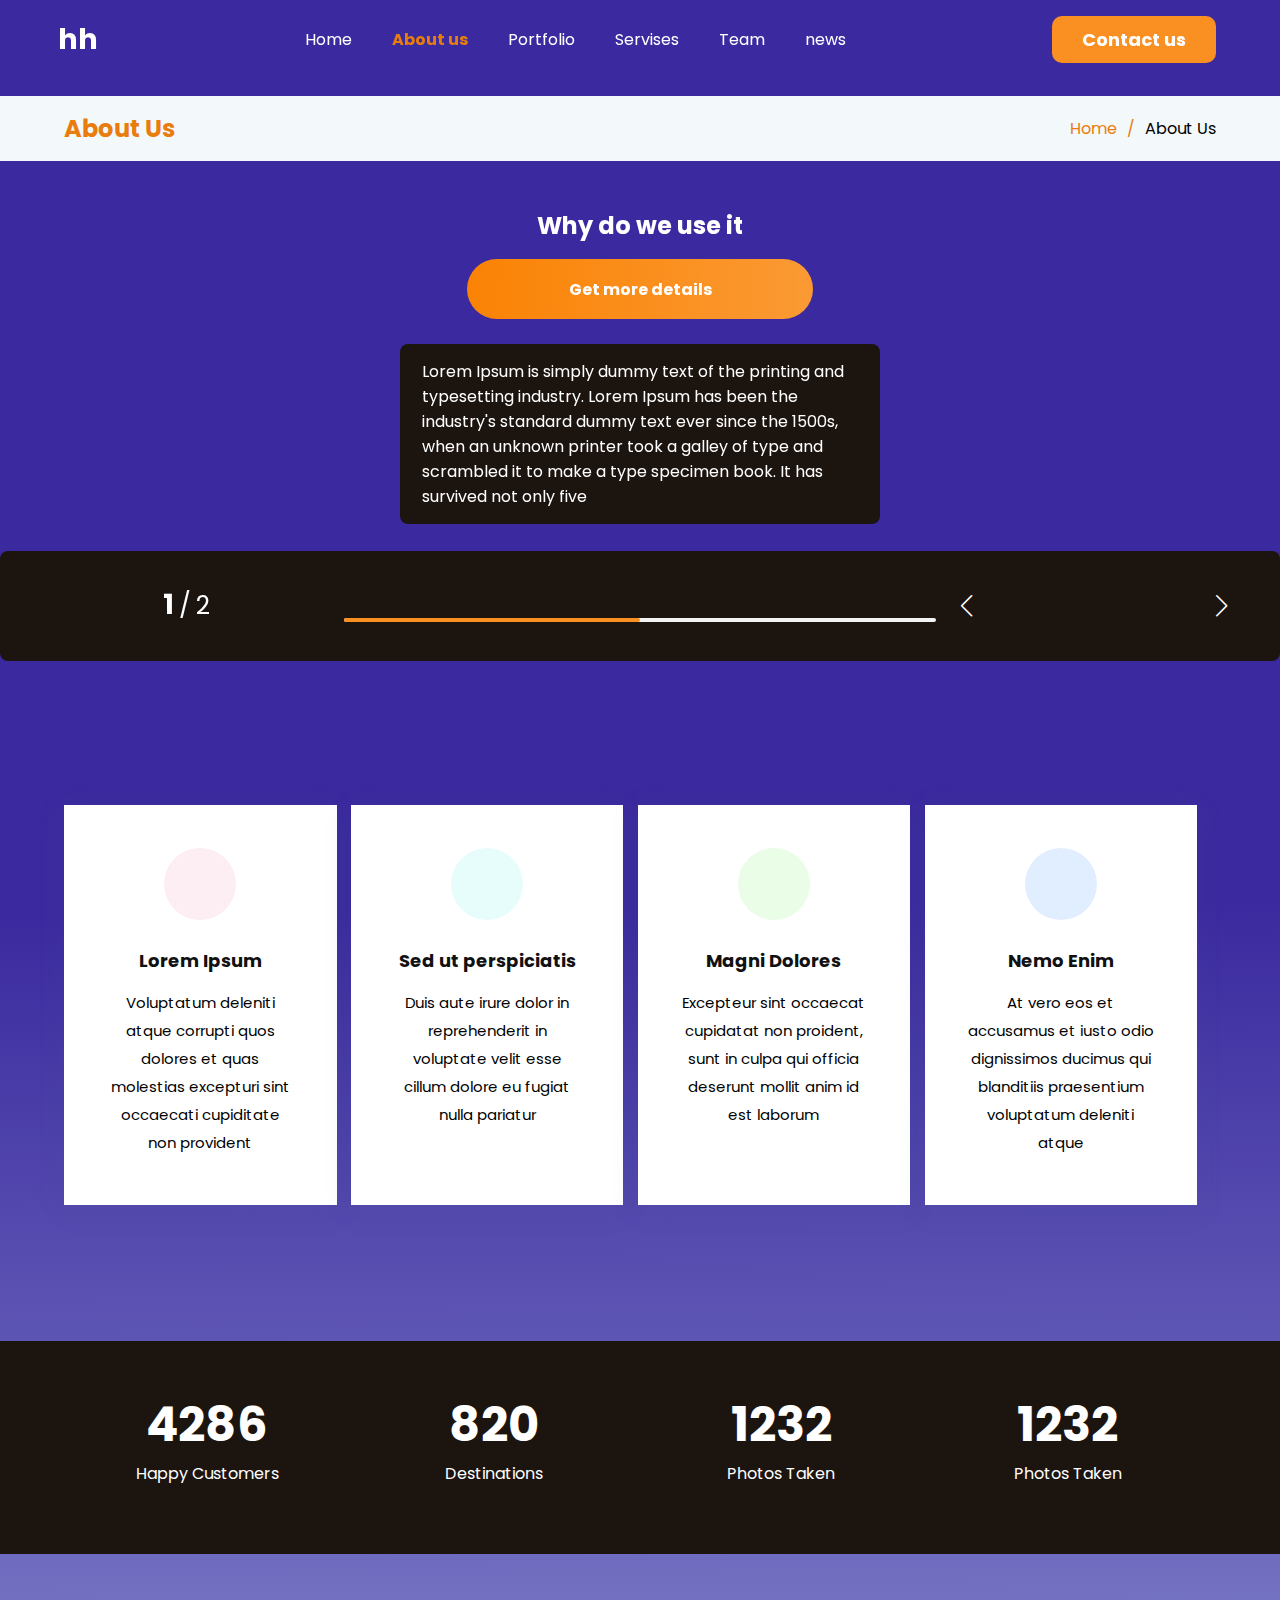
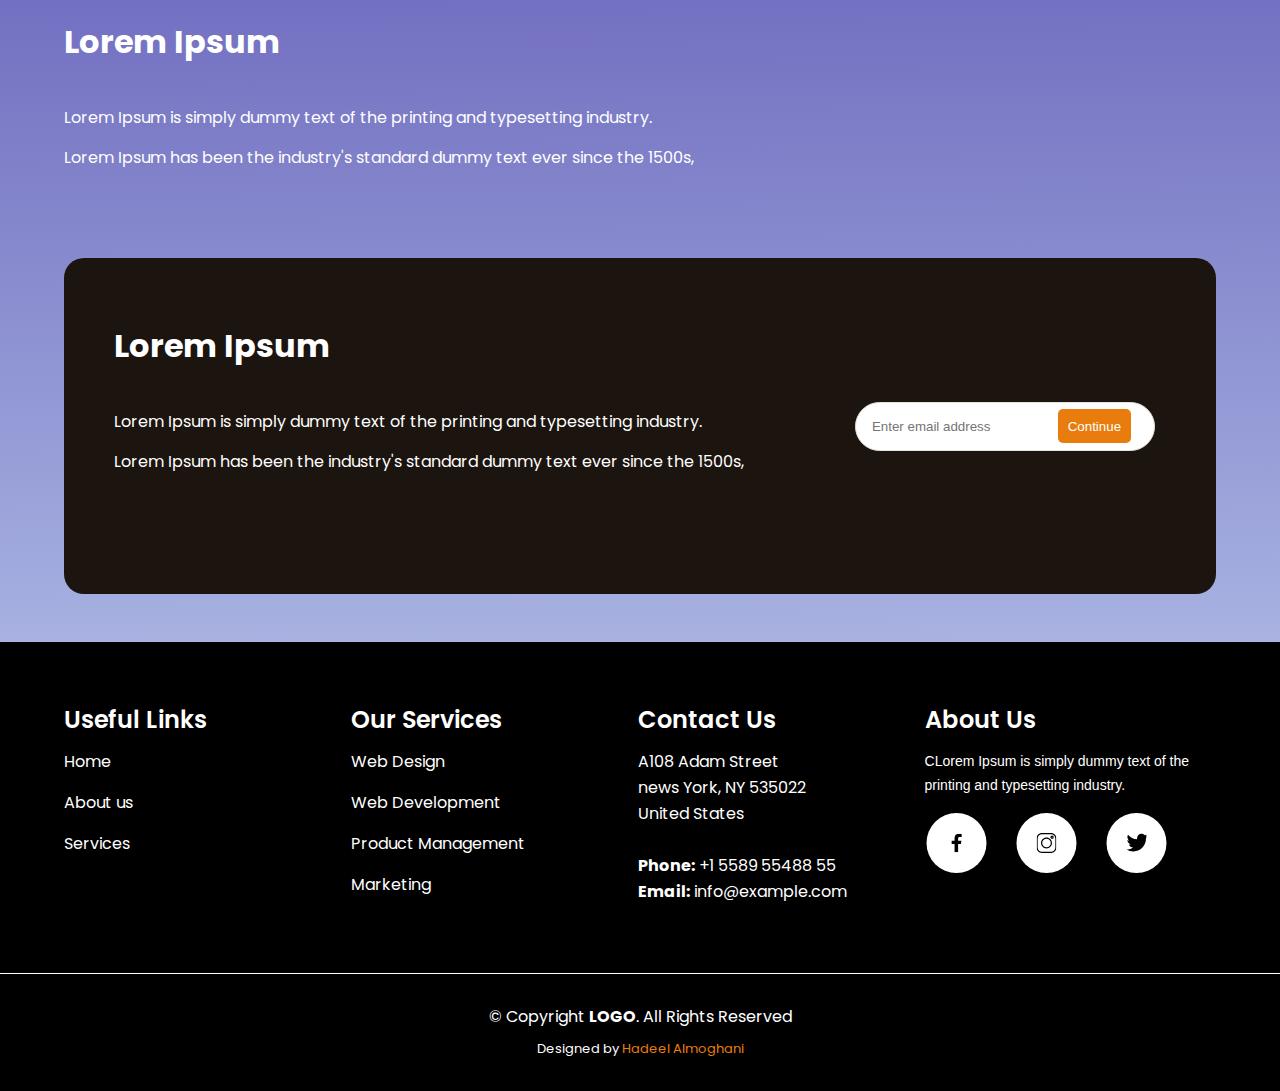
<file: about.html>
<!DOCTYPE html>
<html lang="en" dir="ltr">

<head>
  <meta charset="utf-8" />
  <title>Gaming</title>

  <link rel="stylesheet" href="https://cdn.jsdelivr.net/npm/swiper@9/swiper-bundle.min.css" />


  <link rel="stylesheet" href="css/style.css" />

  <style>
    body {
      background: linear-gradient(179.5deg, #3B2A9F 33.88%, rgba(47, 69, 182, 0.443967) 81.32%, rgba(114, 138, 185, 0.23) 99.57%);
      ;
    }
  </style>
</head>

<body>
  <header>

    <div class="container">
      <div class="header">

        <a href="index.html" class="logo">
          hh
        </a>


        <ul class="navbar-list">


          <li>
            <a href="index.html" class="navbar-link">Home</a>
          </li>

          <li>
            <a href="about.html" class="navbar-link active">About us</a>
          </li>
          <li>
            <a href="portfolio.html" class="navbar-link">Portfolio</a>
          </li>
          <li>
            <a href="servises.html" class="navbar-link">Servises</a>
          </li>
          <li>
            <a href="team.html" class="navbar-link">Team</a>
          </li>
          <li>
            <a href="news.html" class="navbar-link">news</a>
          </li>




        </ul>




        <div class="header-actions">
          <a href="" class="btn active">
            Contact us
          </a>

        </div>

        <a href="javascript:void(0)" class="toggleMenuOpen">
          <img src="./images/icons8-menu-50.svg">
        </a>
      </div>

    </div>










  </header>


  <main>

    <div class="hero">
      <section class="breadcrumbs">
        <div class="container">

          <div class="breadcrumbs-about">
            <h2>About Us</h2>
            <ol>
              <li><a href="index.html" style="color: rgb(232, 125, 14);">Home</a></li>
              <li>About Us</li>
            </ol>
          </div>

        </div>
      </section>

      <section>
        <div class="swiper animeslide">
          <!-- Additional required wrapper -->
          <div class="swiper-wrapper">
            <!-- Slides -->
            <div
              class="swiper-slide animeslide-slide"
              style="background-image: url(https://i.postimg.cc/hvWNG7wV/ruoa-bg-slide.png);"
            >
              <div class="container">
                <h2 data-animate="bottom" class="animeslide-heading">
                  Why do we use it <br />
                  <a class="btn-btn" href="">
                    Get more details
                  </a>
                </h2>
  
                <p data-animate="bottom" class="animeslide-desc">
                 Lorem Ipsum is simply dummy text of the printing and typesetting industry. Lorem Ipsum has been the industry's standard dummy text ever since the 1500s, when an unknown printer took a galley of type and scrambled it to make a type specimen book. It has survived not only five 
                </p>
              </div>
            </div>
            <div
              class="swiper-slide animeslide-slide"
              style="background-image: url(https://i.postimg.cc/ZRy1ZLfT/home.png);"
            >
              <div class="container">
                <h2 data-animate="bottom" class="animeslide-heading">
                  Lorem Ipsum is simply <br />
                  <a class="btn-btn" href="">
                    Get more details
                  </a>
                </h2>
  
                <p data-animate="bottom" class="animeslide-desc">
                  Lorem Ipsum is simply dummy text of the printing and typesetting industry. Lorem Ipsum has been the industry's standard dummy text ever since the 1500s, when an unknown printer took a galley of type and scrambled it to make a type specimen book. It has survived not only 
                </p>
              </div>
            </div>
          
          </div>
          <div class="flex animeslide-bottom">
            <div class="cell small">
              <div class="animeslide-pagination swiper-pagination"></div>
            </div>
            <div class="cell medium">
              <div class="animeslide-scrollbar swiper-scrollbar"></div>
            </div>
            <div class="cell small">
              <div class="animeslide-button-prev swiper-button-prev"></div>
              <div class="animeslide-button-next swiper-button-next"></div>
            </div>
          </div>
        </div>
      </section>


    </div>
    <section class="services-about">
      <div class="container">

        <div class="row">
          <div class="col-md-3">
            <div class="icon-box icon-box-pink">
              <div class="icon"></div>
              <h4 class="title"><a href="">Lorem Ipsum</a></h4>
              <p class="description">Voluptatum deleniti atque corrupti quos dolores et quas molestias excepturi sint
                occaecati cupiditate non provident</p>
            </div>
          </div>

          <div class="col-md-3">
            <div class="icon-box icon-box-cyan">
              <div class="icon"></div>
              <h4 class="title"><a href="">Sed ut perspiciatis</a></h4>
              <p class="description">Duis aute irure dolor in reprehenderit in voluptate velit esse cillum dolore eu
                fugiat nulla pariatur</p>
            </div>
          </div>

          <div class="col-md-3">
            <div class="icon-box icon-box-green">
              <div class="icon"></div>
              <h4 class="title"><a href="">Magni Dolores</a></h4>
              <p class="description">Excepteur sint occaecat cupidatat non proident, sunt in culpa qui officia deserunt
                mollit anim id est laborum</p>
            </div>
          </div>

          <div class="col-md-3">
            <div class="icon-box icon-box-blue">
              <div class="icon"></div>
              <h4 class="title"><a href="">Nemo Enim</a></h4>
              <p class="description">At vero eos et accusamus et iusto odio dignissimos ducimus qui blanditiis
                praesentium voluptatum deleniti atque</p>
            </div>
          </div>

        </div>

      </div>
    </section>

    <section class="facts">
      <div class="container">

        <div class="row" id="counter">

          <div class="col-md-3">
            <div class="milestone-counter">

              <span class="stat-count highlight">4286</span>
              <div class="milestone-details">Happy Customers</div>
            </div>
          </div>
          <div class="col-md-3">
            <div class="milestone-counter">

              <span class="stat-count highlight">820</span>
              <div class="milestone-details">Destinations</div>
            </div>
          </div>
          <div class="col-md-3">
            <div class="milestone-counter">

              <span class="stat-count highlight">1232</span>
              <div class="milestone-details">Photos Taken</div>
            </div>
          </div>
          <div class="col-md-3">
            <div class="milestone-counter">

              <span class="stat-count highlight">1232</span>
              <div class="milestone-details">Photos Taken</div>
            </div>
          </div>

        </div>

      </div>
    </section>


    <div class="loop-stay">
      <div class="container">
        <div class="details-box">
          <h2>Lorem Ipsum</h2>
          <p>Lorem Ipsum is simply dummy text of the printing and typesetting industry. <br>Lorem Ipsum has been the
            industry's standard dummy text ever since the 1500s,</p>

        </div>
        <div class="loop">
          <div class="details-box">
            <h2>Lorem Ipsum</h2>
            <p>Lorem Ipsum is simply dummy text of the printing and typesetting industry. <br>Lorem Ipsum has been the
              industry's standard dummy text ever since the 1500s,</p>

          </div>
          <div class="email-box">
            <input type="email" class="email-input" placeholder="Enter email address">


            <button type="submit">Continue</button>


          </div>
        </div>
      </div>

    </div>
  </main>


  <footer id="footer">



    <div class="footer-top">
      <div class="container">
        <div class="row">

          <div class="col-md-3 footer-links">
            <h4>Useful Links</h4>
            <a href="#">Home</a>
            <a href="#">About us</a>
            <a href="#">Services</a>
          </div>

          <div class="col-md-3 footer-links">
            <h4>Our Services</h4>
            <a href="#">Web Design</a>
            <a href="#">Web Development</a>
            <a href="#">Product Management</a>
            <a href="#">Marketing</a>
          </div>

          <div class="col-md-3 footer-contact">
            <h4>Contact Us</h4>
            <p>
              A108 Adam Street <br>
              news York, NY 535022<br>
              United States <br><br>
              <strong>Phone:</strong> +1 5589 55488 55<br>
              <strong>Email:</strong> info@example.com<br>
            </p>

          </div>

          <div class="col-md-3 footer-info">
            <h4>About Us</h4>
            <p>CLorem Ipsum is simply dummy text of the printing and typesetting industry. </p>
            <div class="social-menu">
              <ul>
                <li><a href="" target="blank"><svg width="20" height="20" viewBox="0 0 12 11" fill="none"
                      xmlns="http://www.w3.org/2000/svg">
                      <g clip-path="url(#clip0_1_303)">
                        <path
                          d="M7.9985 1.82646H9.094V0.0774583C8.905 0.053625 8.255 0 7.49801 0C5.91851 0 4.83651 0.910708 4.83651 2.58454V4.125H3.09351V6.08025H4.83651V11H6.97351V6.08071H8.646L8.9115 4.12546H6.97301V2.77842C6.97351 2.21329 7.1395 1.82646 7.9985 1.82646V1.82646Z"
                          fill="black" />
                      </g>
                      <defs>
                        <clipPath id="clip0_1_303">
                          <rect width="12" height="11" fill="white" />
                        </clipPath>
                      </defs>
                    </svg>
                  </a></li>
                <li><a href="" target="blank"><svg width="20" height="20" viewBox="0 0 13 13" fill="none"
                      xmlns="http://www.w3.org/2000/svg">
                      <g clip-path="url(#clip0_1_308)">
                        <path
                          d="M9.481 0H3.51898C1.57858 0 0 1.57858 0 3.51898V9.4811C0 11.4214 1.57858 13 3.51898 13H9.4811C11.4214 13 13 11.4214 13 9.4811V3.51898C13 1.57858 11.4214 0 9.481 0V0ZM12.2379 9.4811C12.2379 11.0012 11.0012 12.2379 9.481 12.2379H3.51898C1.99881 12.2379 0.762114 11.0012 0.762114 9.4811V3.51898C0.762114 1.99881 1.99881 0.762114 3.51898 0.762114H9.4811C11.0012 0.762114 12.2379 1.99881 12.2379 3.51898V9.4811Z"
                          fill="black" />
                        <path
                          d="M6.49989 2.94531C4.53986 2.94531 2.94531 4.53986 2.94531 6.49989C2.94531 8.45993 4.53986 10.0545 6.49989 10.0545C8.45993 10.0545 10.0545 8.45993 10.0545 6.49989C10.0545 4.53986 8.45993 2.94531 6.49989 2.94531V2.94531ZM6.49989 9.29236C4.96019 9.29236 3.70743 8.03969 3.70743 6.49989C3.70743 4.96019 4.96019 3.70743 6.49989 3.70743C8.03969 3.70743 9.29236 4.96019 9.29236 6.49989C9.29236 8.03969 8.03969 9.29236 6.49989 9.29236V9.29236Z"
                          fill="black" />
                        <path
                          d="M10.1394 1.68311C9.56023 1.68311 9.08911 2.15432 9.08911 2.73344C9.08911 3.31266 9.56023 3.78388 10.1394 3.78388C10.7187 3.78388 11.1899 3.31266 11.1899 2.73344C11.1899 2.15422 10.7187 1.68311 10.1394 1.68311ZM10.1394 3.02166C9.98056 3.02166 9.85122 2.89233 9.85122 2.73344C9.85122 2.57445 9.98056 2.44522 10.1394 2.44522C10.2984 2.44522 10.4278 2.57445 10.4278 2.73344C10.4278 2.89233 10.2984 3.02166 10.1394 3.02166Z"
                          fill="black" />
                      </g>
                      <defs>
                        <clipPath id="clip0_1_308">
                          <rect width="13" height="13" fill="white" />
                        </clipPath>
                      </defs>
                    </svg>
                  </a></li>
                <li><a href="" target="blank"><svg width="20" height="20" viewBox="0 0 12 11" fill="none"
                      xmlns="http://www.w3.org/2000/svg">
                      <path
                        d="M13 1.25044C12.5166 1.4625 12.0014 1.60306 11.4644 1.67131C12.0169 1.34144 12.4386 0.823062 12.6368 0.19825C12.1217 0.505375 11.5529 0.722313 10.9468 0.843375C10.4577 0.322563 9.76056 0 9.00006 0C7.52456 0 6.33669 1.19763 6.33669 2.66581C6.33669 2.87706 6.35456 3.08019 6.39844 3.27356C4.18275 3.1655 2.22219 2.10356 0.905125 0.485875C0.675187 0.884813 0.540313 1.34144 0.540313 1.833C0.540313 2.756 1.01562 3.57419 1.72413 4.04787C1.29594 4.03975 0.875875 3.91544 0.52 3.71962C0.52 3.72775 0.52 3.73831 0.52 3.74887C0.52 5.044 1.44381 6.11975 2.65525 6.36756C2.43831 6.42688 2.20187 6.45531 1.9565 6.45531C1.78587 6.45531 1.61362 6.44556 1.45194 6.40981C1.79725 7.46525 2.77713 8.24119 3.94225 8.26637C3.0355 8.97569 1.88419 9.40306 0.637812 9.40306C0.41925 9.40306 0.209625 9.39331 0 9.3665C1.18056 10.1278 2.57969 10.5625 4.0885 10.5625C8.99275 10.5625 11.674 6.5 11.674 2.97862C11.674 2.86081 11.6699 2.74706 11.6643 2.63412C12.1932 2.25875 12.6376 1.78994 13 1.25044Z"
                        fill="black" />
                    </svg>
                  </a></li>

              </ul>
            </div>
          </div>

        </div>
      </div>
    </div>

    <div class="container">
      <div class="copyright">
        &copy; Copyright <strong><span>LOGO</span></strong>. All Rights Reserved
      </div>
      <div class="credits">

        Designed by <a href="https://www.linkedin.com/in/hadeel-almoghani-61b614218/">Hadeel Almoghani</a>
      </div>
    </div>
  </footer>
  <script src="https://code.jquery.com/jquery-3.6.0.min.js"></script>

  <script src="https://cdn.jsdelivr.net/npm/swiper@9/swiper-bundle.min.js"></script>

  <script src="js/script.js"></script>

</body>

</html>
</file>
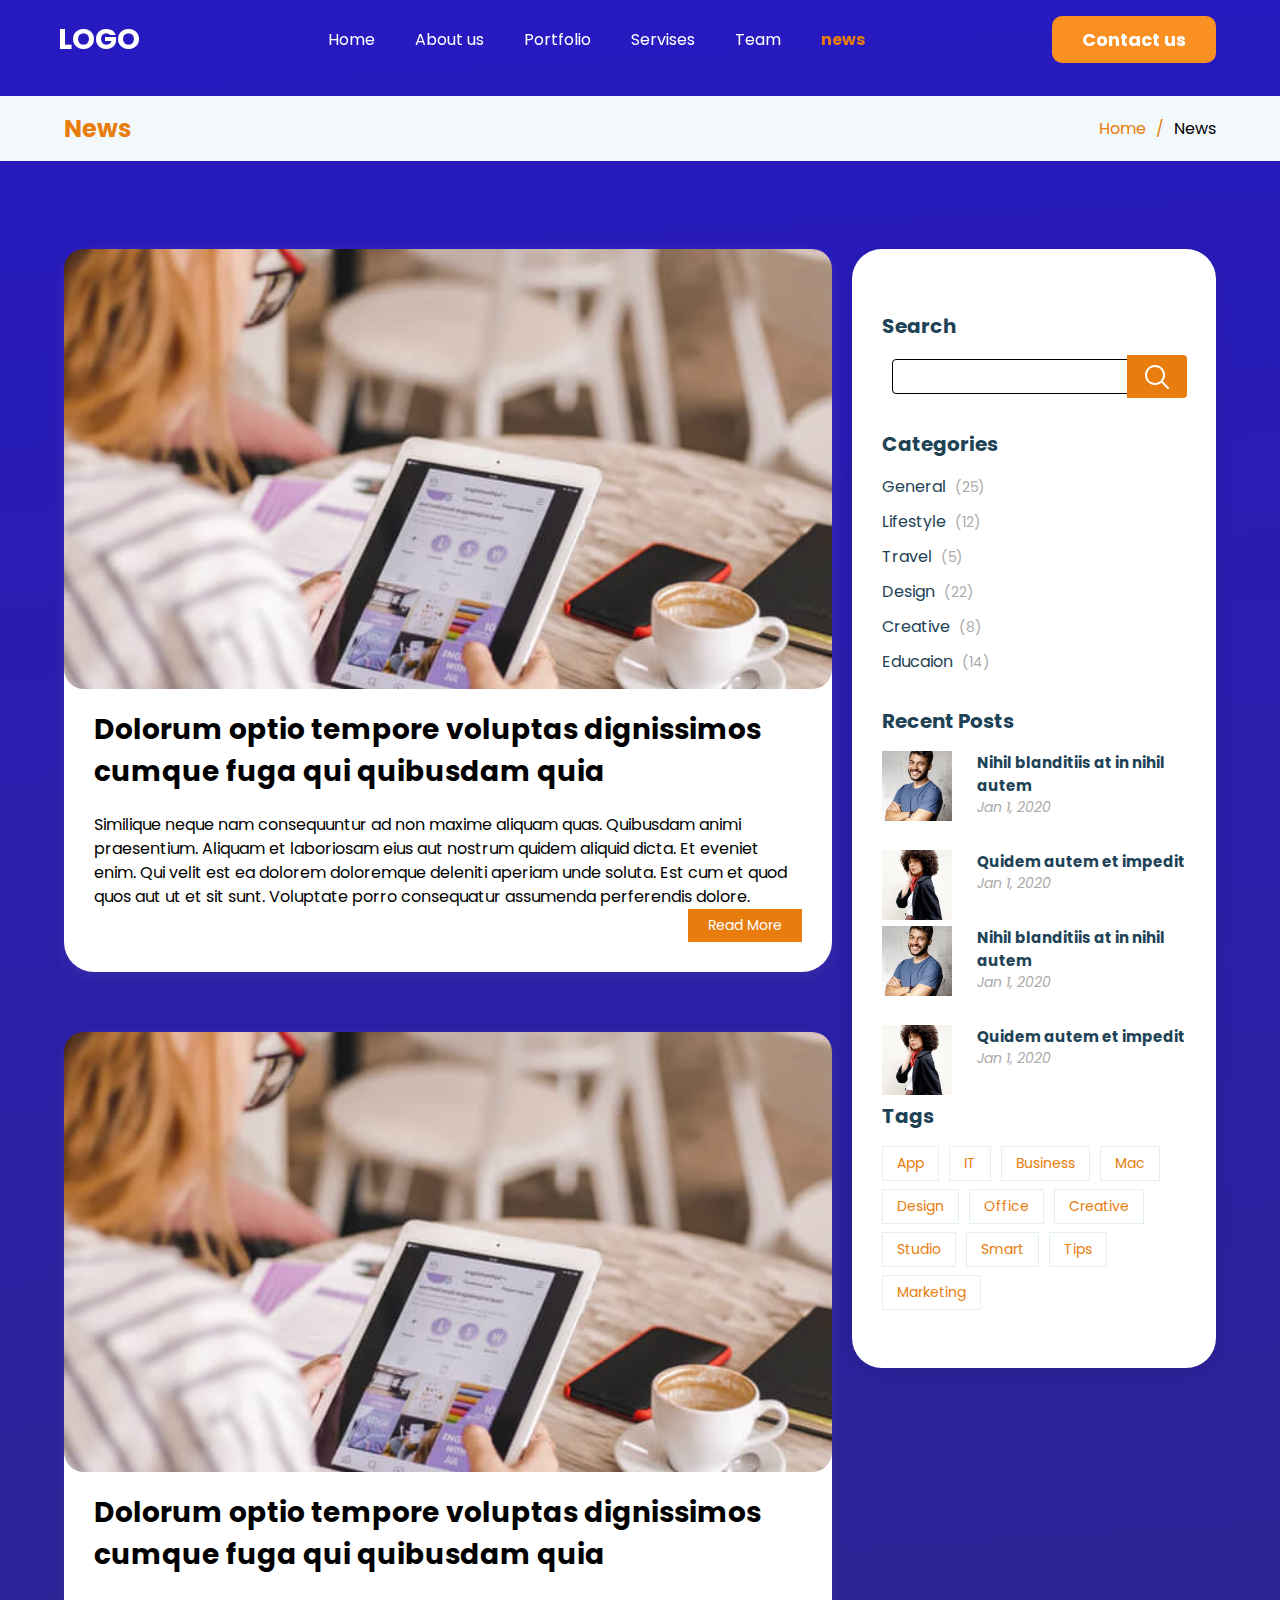
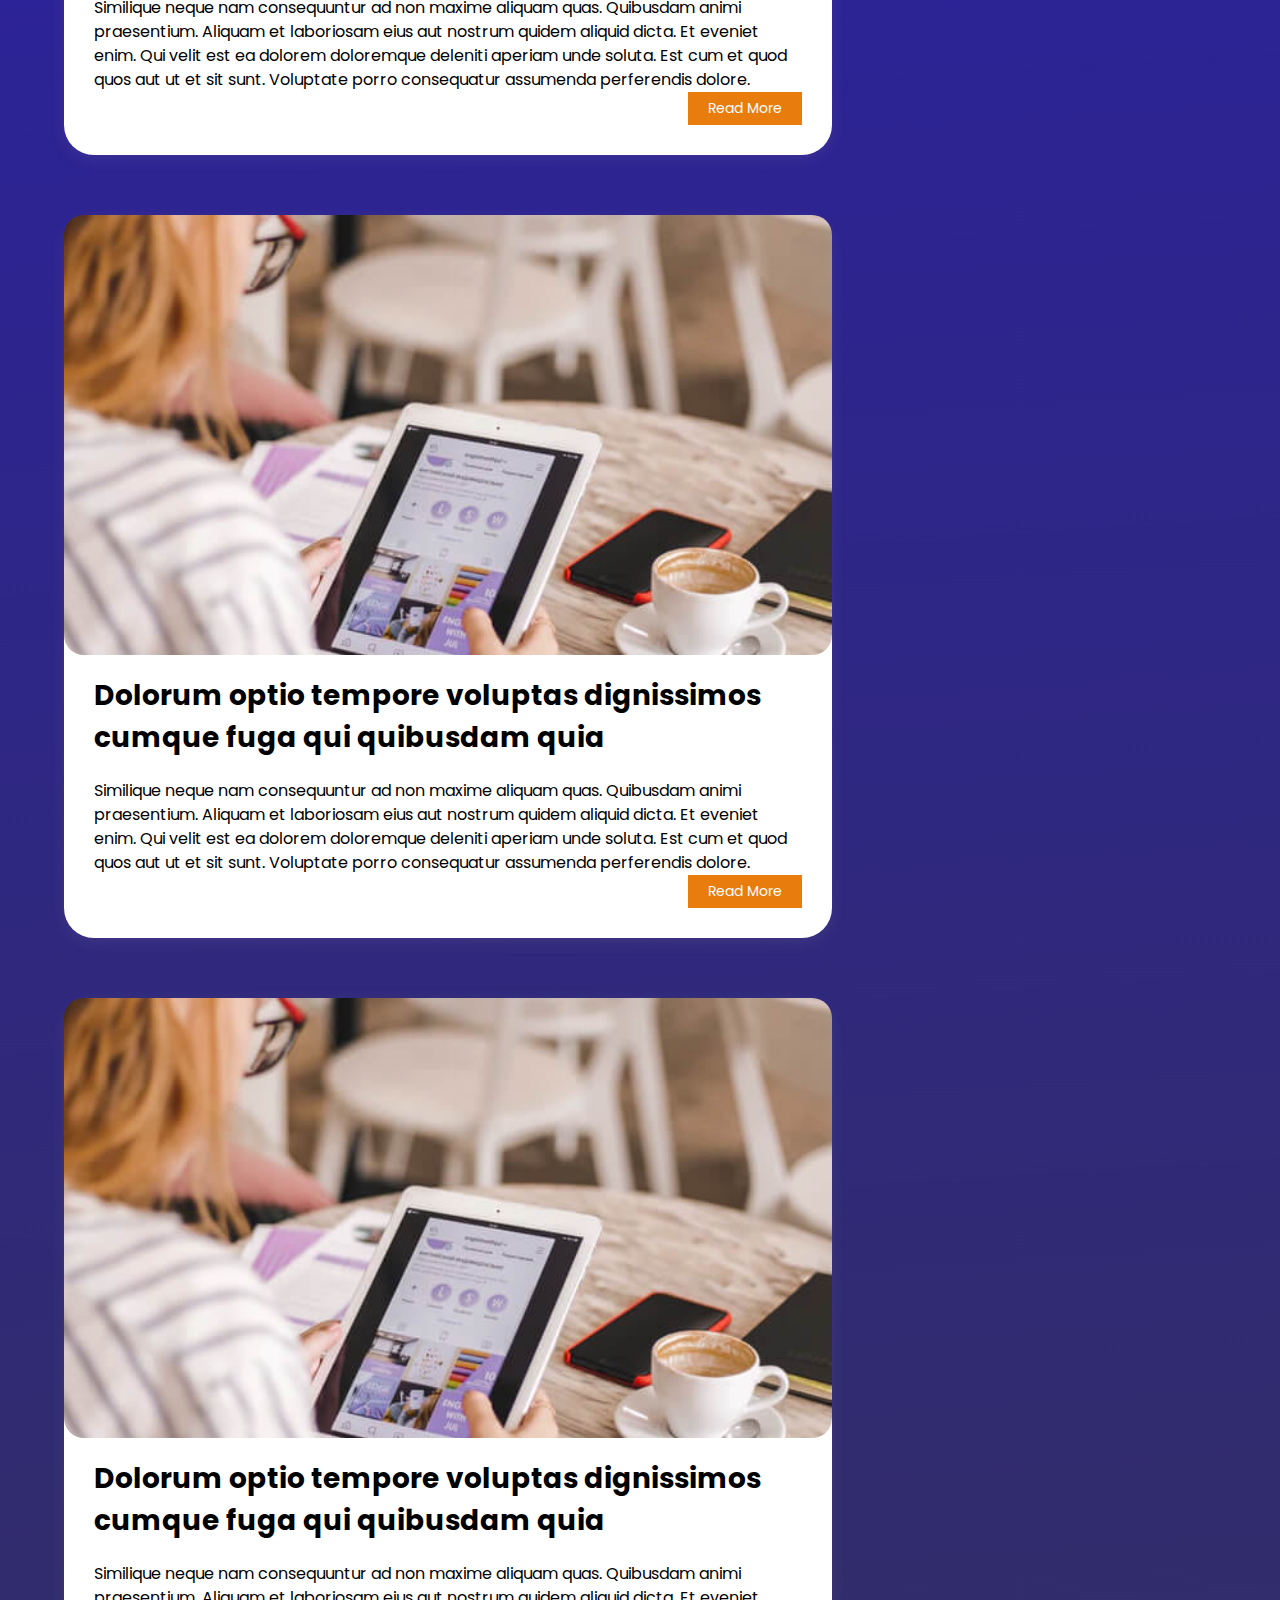
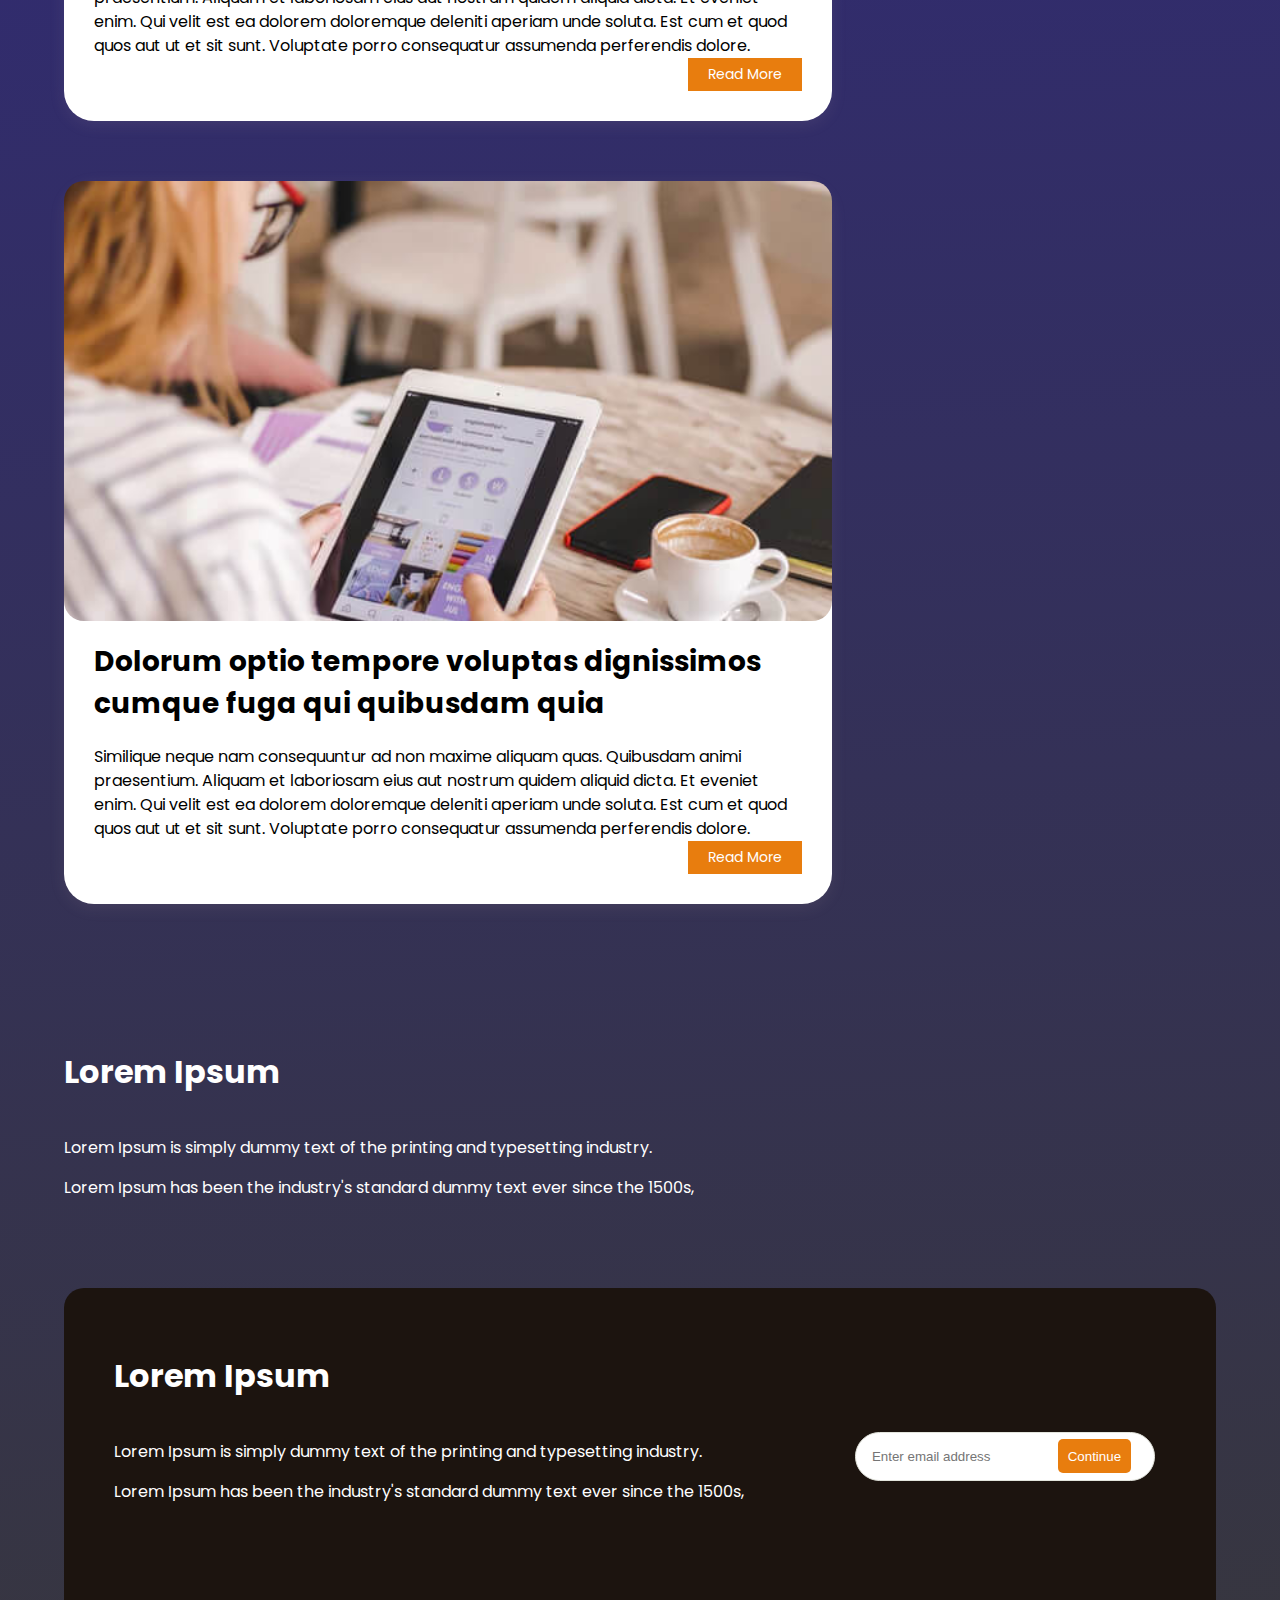
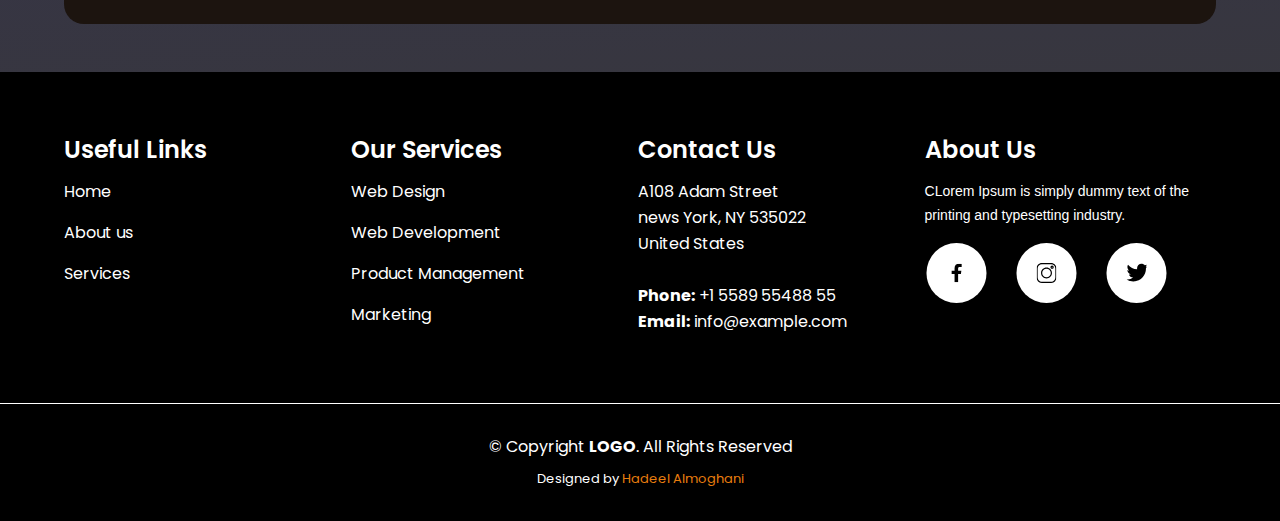
<file: news.html>
<!DOCTYPE html>
<html lang="en" dir="ltr">

<head>
  <meta charset="utf-8" />
  <title>Gaming</title>

  <link rel="stylesheet" href="https://cdn.jsdelivr.net/npm/swiper@9/swiper-bundle.min.css" />


  <link rel="stylesheet" href="css/style.css" />

  <style>
    body{
      background:linear-gradient(176.32deg, #2211E7 -26.24%, #383837 96.98%);
    }
  </style>
</head>

<body>
  <header>

    <div class="container">
      <div class="header">

        <a href="index.html" class="logo">
          LOGO
        </a>


        <ul class="navbar-list">


          <li>
            <a href="index.html" class="navbar-link">Home</a>
          </li>

          <li>
            <a href="about.html" class="navbar-link ">About us</a>
          </li>
          <li>
            <a href="portfolio.html" class="navbar-link">Portfolio</a>
          </li>
          <li>
            <a href="servises.html" class="navbar-link">Servises</a>
          </li>
          <li>
            <a href="team.html" class="navbar-link">Team</a>
          </li>
          <li>
            <a href="news.html" class="navbar-link active">news</a>
          </li>




        </ul>




        <div class="header-actions">
          <a href="" class="btn active">
            Contact us
          </a>

        </div>
        <a href="javascript:void(0)" class="toggleMenuOpen">    
            <img src="./images/icons8-menu-50.svg">
          </a>
      </div>

    </div>










  </header>


  <main>
   
    <div class="hero">
        <section class="breadcrumbs">
            <div class="container">
      
              <div class="breadcrumbs-about">
                <h2>News</h2>
                <ol>
                  <li><a href="index.html" style="color: rgb(232, 125, 14);">Home</a></li>
                  <li>News</li>
                </ol>
              </div>
      
            </div>
          </section>
  
   
    </div>
    
    <section id="news" class="news">
        <div class="container">
  
          <div class="row">
  
            <div class="col-md-8 entries">
  
              <article class="entry">
  
                <div class="entry-img">
                  <img src="./images/service-details-1.jpg" alt="" class="img-fluid">
                </div>
  
                <h2 class="entry-title">
                  <a href="news-single.html">Dolorum optio tempore voluptas dignissimos cumque fuga qui quibusdam quia</a>
                </h2>
  
              
  
                <div class="entry-content">
                  <p>
                    Similique neque nam consequuntur ad non maxime aliquam quas. Quibusdam animi praesentium. Aliquam et laboriosam eius aut nostrum quidem aliquid dicta.
                    Et eveniet enim. Qui velit est ea dolorem doloremque deleniti aperiam unde soluta. Est cum et quod quos aut ut et sit sunt. Voluptate porro consequatur assumenda perferendis dolore.
                  </p>
                  <div class="read-more">
                    <a href="news-single.html">Read More</a>
                  </div>
                </div>
  
              </article>
              <article class="entry">
  
                <div class="entry-img">
                  <img src="./images/service-details-1.jpg" alt="" class="img-fluid">
                </div>
  
                <h2 class="entry-title">
                  <a href="news-single.html">Dolorum optio tempore voluptas dignissimos cumque fuga qui quibusdam quia</a>
                </h2>
  
              
  
                <div class="entry-content">
                  <p>
                    Similique neque nam consequuntur ad non maxime aliquam quas. Quibusdam animi praesentium. Aliquam et laboriosam eius aut nostrum quidem aliquid dicta.
                    Et eveniet enim. Qui velit est ea dolorem doloremque deleniti aperiam unde soluta. Est cum et quod quos aut ut et sit sunt. Voluptate porro consequatur assumenda perferendis dolore.
                  </p>
                  <div class="read-more">
                    <a href="news-single.html">Read More</a>
                  </div>
                </div>
  
              </article>
              <article class="entry">
  
                <div class="entry-img">
                  <img src="./images/service-details-1.jpg" alt="" class="img-fluid">
                </div>
  
                <h2 class="entry-title">
                  <a href="news-single.html">Dolorum optio tempore voluptas dignissimos cumque fuga qui quibusdam quia</a>
                </h2>
  
              
  
                <div class="entry-content">
                  <p>
                    Similique neque nam consequuntur ad non maxime aliquam quas. Quibusdam animi praesentium. Aliquam et laboriosam eius aut nostrum quidem aliquid dicta.
                    Et eveniet enim. Qui velit est ea dolorem doloremque deleniti aperiam unde soluta. Est cum et quod quos aut ut et sit sunt. Voluptate porro consequatur assumenda perferendis dolore.
                  </p>
                  <div class="read-more">
                    <a href="news-single.html">Read More</a>
                  </div>
                </div>
  
              </article>
              <article class="entry">
  
                <div class="entry-img">
                  <img src="./images/service-details-1.jpg" alt="" class="img-fluid">
                </div>
  
                <h2 class="entry-title">
                  <a href="news-single.html">Dolorum optio tempore voluptas dignissimos cumque fuga qui quibusdam quia</a>
                </h2>
  
              
  
                <div class="entry-content">
                  <p>
                    Similique neque nam consequuntur ad non maxime aliquam quas. Quibusdam animi praesentium. Aliquam et laboriosam eius aut nostrum quidem aliquid dicta.
                    Et eveniet enim. Qui velit est ea dolorem doloremque deleniti aperiam unde soluta. Est cum et quod quos aut ut et sit sunt. Voluptate porro consequatur assumenda perferendis dolore.
                  </p>
                  <div class="read-more">
                    <a href="news-single.html">Read More</a>
                  </div>
                </div>
  
              </article>
              <article class="entry">
  
                <div class="entry-img">
                  <img src="./images/service-details-1.jpg" alt="" class="img-fluid">
                </div>
  
                <h2 class="entry-title">
                  <a href="news-single.html">Dolorum optio tempore voluptas dignissimos cumque fuga qui quibusdam quia</a>
                </h2>
  
              
  
                <div class="entry-content">
                  <p>
                    Similique neque nam consequuntur ad non maxime aliquam quas. Quibusdam animi praesentium. Aliquam et laboriosam eius aut nostrum quidem aliquid dicta.
                    Et eveniet enim. Qui velit est ea dolorem doloremque deleniti aperiam unde soluta. Est cum et quod quos aut ut et sit sunt. Voluptate porro consequatur assumenda perferendis dolore.
                  </p>
                  <div class="read-more">
                    <a href="news-single.html">Read More</a>
                  </div>
                </div>
  
              </article>
  
           
  
            </div><!-- End news entries list -->
  
            <div class="col-md-4">
  
              <div class="sidebar">
  
                <h3 class="sidebar-title">Search</h3>
                <div class="sidebar-item search-form">
                  <form action="">
                    <input type="text">
                    <button type="submit"><img src="./images/icons8-search.svg"></button>
                  </form>
                </div><!-- End sidebar search formn-->
  
                <h3 class="sidebar-title">Categories</h3>
                <div class="sidebar-item categories">
                  <ul>
                    <li><a href="#">General <span>(25)</span></a></li>
                    <li><a href="#">Lifestyle <span>(12)</span></a></li>
                    <li><a href="#">Travel <span>(5)</span></a></li>
                    <li><a href="#">Design <span>(22)</span></a></li>
                    <li><a href="#">Creative <span>(8)</span></a></li>
                    <li><a href="#">Educaion <span>(14)</span></a></li>
                  </ul>
                </div><!-- End sidebar categories-->
  
                <h3 class="sidebar-title">Recent Posts</h3>
                <div class="sidebar-item recent-posts">
                  <div class="post-item clearfix">
                    <img src="./images/image-john.jpg" alt="">
                    <h4><a href="news-single.html">Nihil blanditiis at in nihil autem</a></h4>
                    <time datetime="2020-01-01">Jan 1, 2020</time>
                  </div>
  
                  <div class="post-item clearfix">
                    <img src="./images/image-tanya.jpg" alt="">
                    <h4><a href="news-single.html">Quidem autem et impedit</a></h4>
                    <time datetime="2020-01-01">Jan 1, 2020</time>
                  </div>
                  <div class="post-item clearfix">
                    <img src="./images/image-john.jpg" alt="">
                    <h4><a href="news-single.html">Nihil blanditiis at in nihil autem</a></h4>
                    <time datetime="2020-01-01">Jan 1, 2020</time>
                  </div>
  
                  <div class="post-item clearfix">
                    <img src="./images/image-tanya.jpg" alt="">
                    <h4><a href="news-single.html">Quidem autem et impedit</a></h4>
                    <time datetime="2020-01-01">Jan 1, 2020</time>
                  </div>
  
  
            
  
                <h3 class="sidebar-title">Tags</h3>
                <div class="sidebar-item tags">
                  <ul>
                    <li><a href="#">App</a></li>
                    <li><a href="#">IT</a></li>
                    <li><a href="#">Business</a></li>
                    <li><a href="#">Mac</a></li>
                    <li><a href="#">Design</a></li>
                    <li><a href="#">Office</a></li>
                    <li><a href="#">Creative</a></li>
                    <li><a href="#">Studio</a></li>
                    <li><a href="#">Smart</a></li>
                    <li><a href="#">Tips</a></li>
                    <li><a href="#">Marketing</a></li>
                  </ul>
                </div><!-- End sidebar tags-->
  
              </div><!-- End sidebar -->
  
            </div><!-- End news sidebar -->
  
          </div>
  
        </div>
      </section>
      <div class="loop-stay">
        <div class="container">
          <div class="details-box">
            <h2>Lorem Ipsum</h2>
            <p>Lorem Ipsum is simply dummy text of the printing and typesetting industry. <br>Lorem Ipsum has been the
              industry's standard dummy text ever since the 1500s,</p>
            
          </div>
          <div class="loop">
            <div class="details-box">
              <h2>Lorem Ipsum</h2>
              <p>Lorem Ipsum is simply dummy text of the printing and typesetting industry. <br>Lorem Ipsum has been the
                industry's standard dummy text ever since the 1500s,</p>
              
            </div>
            <form class="email-box">
              <input type="email" class="email-input" placeholder="Enter email address">
      
           
              <button type="submit">Continue</button>
          
      
            </form>
          </div>
        </div>
     
      </div>
  </main>


  <footer id="footer">

   

    <div class="footer-top">
      <div class="container">
        <div class="row">

          <div class="col-md-3 footer-links">
            <h4>Useful Links</h4>
            <a href="#">Home</a>
            <a href="#">About us</a>
            <a href="#">Services</a>
          </div>

          <div class="col-md-3 footer-links">
            <h4>Our Services</h4>
             <a href="#">Web Design</a>
              <a href="#">Web Development</a>
               <a href="#">Product Management</a>
               <a href="#">Marketing</a>
          </div>

          <div class="col-md-3 footer-contact">
            <h4>Contact Us</h4>
            <p>
              A108 Adam Street <br>
              news York, NY 535022<br>
              United States <br><br>
              <strong>Phone:</strong> +1 5589 55488 55<br>
              <strong>Email:</strong> info@example.com<br>
            </p>

          </div>

          <div class="col-md-3 footer-info">
            <h4>About Us</h4>
            <p>CLorem Ipsum is simply dummy text of the printing and typesetting industry. </p>
            <div class="social-menu">
              <ul>
                  <li><a href="" target="blank"><svg width="20" height="20" viewBox="0 0 12 11" fill="none" xmlns="http://www.w3.org/2000/svg">
                    <g clip-path="url(#clip0_1_303)">
                    <path d="M7.9985 1.82646H9.094V0.0774583C8.905 0.053625 8.255 0 7.49801 0C5.91851 0 4.83651 0.910708 4.83651 2.58454V4.125H3.09351V6.08025H4.83651V11H6.97351V6.08071H8.646L8.9115 4.12546H6.97301V2.77842C6.97351 2.21329 7.1395 1.82646 7.9985 1.82646V1.82646Z" fill="black"/>
                    </g>
                    <defs>
                    <clipPath id="clip0_1_303">
                    <rect width="12" height="11" fill="white"/>
                    </clipPath>
                    </defs>
                    </svg>
                    </a></li>
                  <li><a href="" target="blank"><svg width="20" height="20" viewBox="0 0 13 13" fill="none" xmlns="http://www.w3.org/2000/svg">
                    <g clip-path="url(#clip0_1_308)">
                    <path d="M9.481 0H3.51898C1.57858 0 0 1.57858 0 3.51898V9.4811C0 11.4214 1.57858 13 3.51898 13H9.4811C11.4214 13 13 11.4214 13 9.4811V3.51898C13 1.57858 11.4214 0 9.481 0V0ZM12.2379 9.4811C12.2379 11.0012 11.0012 12.2379 9.481 12.2379H3.51898C1.99881 12.2379 0.762114 11.0012 0.762114 9.4811V3.51898C0.762114 1.99881 1.99881 0.762114 3.51898 0.762114H9.4811C11.0012 0.762114 12.2379 1.99881 12.2379 3.51898V9.4811Z" fill="black"/>
                    <path d="M6.49989 2.94531C4.53986 2.94531 2.94531 4.53986 2.94531 6.49989C2.94531 8.45993 4.53986 10.0545 6.49989 10.0545C8.45993 10.0545 10.0545 8.45993 10.0545 6.49989C10.0545 4.53986 8.45993 2.94531 6.49989 2.94531V2.94531ZM6.49989 9.29236C4.96019 9.29236 3.70743 8.03969 3.70743 6.49989C3.70743 4.96019 4.96019 3.70743 6.49989 3.70743C8.03969 3.70743 9.29236 4.96019 9.29236 6.49989C9.29236 8.03969 8.03969 9.29236 6.49989 9.29236V9.29236Z" fill="black"/>
                    <path d="M10.1394 1.68311C9.56023 1.68311 9.08911 2.15432 9.08911 2.73344C9.08911 3.31266 9.56023 3.78388 10.1394 3.78388C10.7187 3.78388 11.1899 3.31266 11.1899 2.73344C11.1899 2.15422 10.7187 1.68311 10.1394 1.68311ZM10.1394 3.02166C9.98056 3.02166 9.85122 2.89233 9.85122 2.73344C9.85122 2.57445 9.98056 2.44522 10.1394 2.44522C10.2984 2.44522 10.4278 2.57445 10.4278 2.73344C10.4278 2.89233 10.2984 3.02166 10.1394 3.02166Z" fill="black"/>
                    </g>
                    <defs>
                    <clipPath id="clip0_1_308">
                    <rect width="13" height="13" fill="white"/>
                    </clipPath>
                    </defs>
                    </svg>
                    </a></li>
                  <li><a href="" target="blank"><svg width="20" height="20" viewBox="0 0 12 11" fill="none" xmlns="http://www.w3.org/2000/svg">
                    <path d="M13 1.25044C12.5166 1.4625 12.0014 1.60306 11.4644 1.67131C12.0169 1.34144 12.4386 0.823062 12.6368 0.19825C12.1217 0.505375 11.5529 0.722313 10.9468 0.843375C10.4577 0.322563 9.76056 0 9.00006 0C7.52456 0 6.33669 1.19763 6.33669 2.66581C6.33669 2.87706 6.35456 3.08019 6.39844 3.27356C4.18275 3.1655 2.22219 2.10356 0.905125 0.485875C0.675187 0.884813 0.540313 1.34144 0.540313 1.833C0.540313 2.756 1.01562 3.57419 1.72413 4.04787C1.29594 4.03975 0.875875 3.91544 0.52 3.71962C0.52 3.72775 0.52 3.73831 0.52 3.74887C0.52 5.044 1.44381 6.11975 2.65525 6.36756C2.43831 6.42688 2.20187 6.45531 1.9565 6.45531C1.78587 6.45531 1.61362 6.44556 1.45194 6.40981C1.79725 7.46525 2.77713 8.24119 3.94225 8.26637C3.0355 8.97569 1.88419 9.40306 0.637812 9.40306C0.41925 9.40306 0.209625 9.39331 0 9.3665C1.18056 10.1278 2.57969 10.5625 4.0885 10.5625C8.99275 10.5625 11.674 6.5 11.674 2.97862C11.674 2.86081 11.6699 2.74706 11.6643 2.63412C12.1932 2.25875 12.6376 1.78994 13 1.25044Z" fill="black"/>
                    </svg>
                    </a></li>
                  
              </ul>
          </div>
          </div>

        </div>
      </div>
    </div>

    <div class="container">
      <div class="copyright">
        &copy; Copyright <strong><span>LOGO</span></strong>. All Rights Reserved
      </div>
      <div class="credits">
    
        Designed by <a href="https://www.linkedin.com/in/hadeel-almoghani-61b614218/">Hadeel Almoghani</a>
      </div>
    </div>
  </footer>
  <script src="https://code.jquery.com/jquery-3.6.0.min.js"></script>

  <script src="https://cdn.jsdelivr.net/npm/swiper@9/swiper-bundle.min.js"></script>

  <script src="js/script.js"></script>

</body>

</html>
</file>
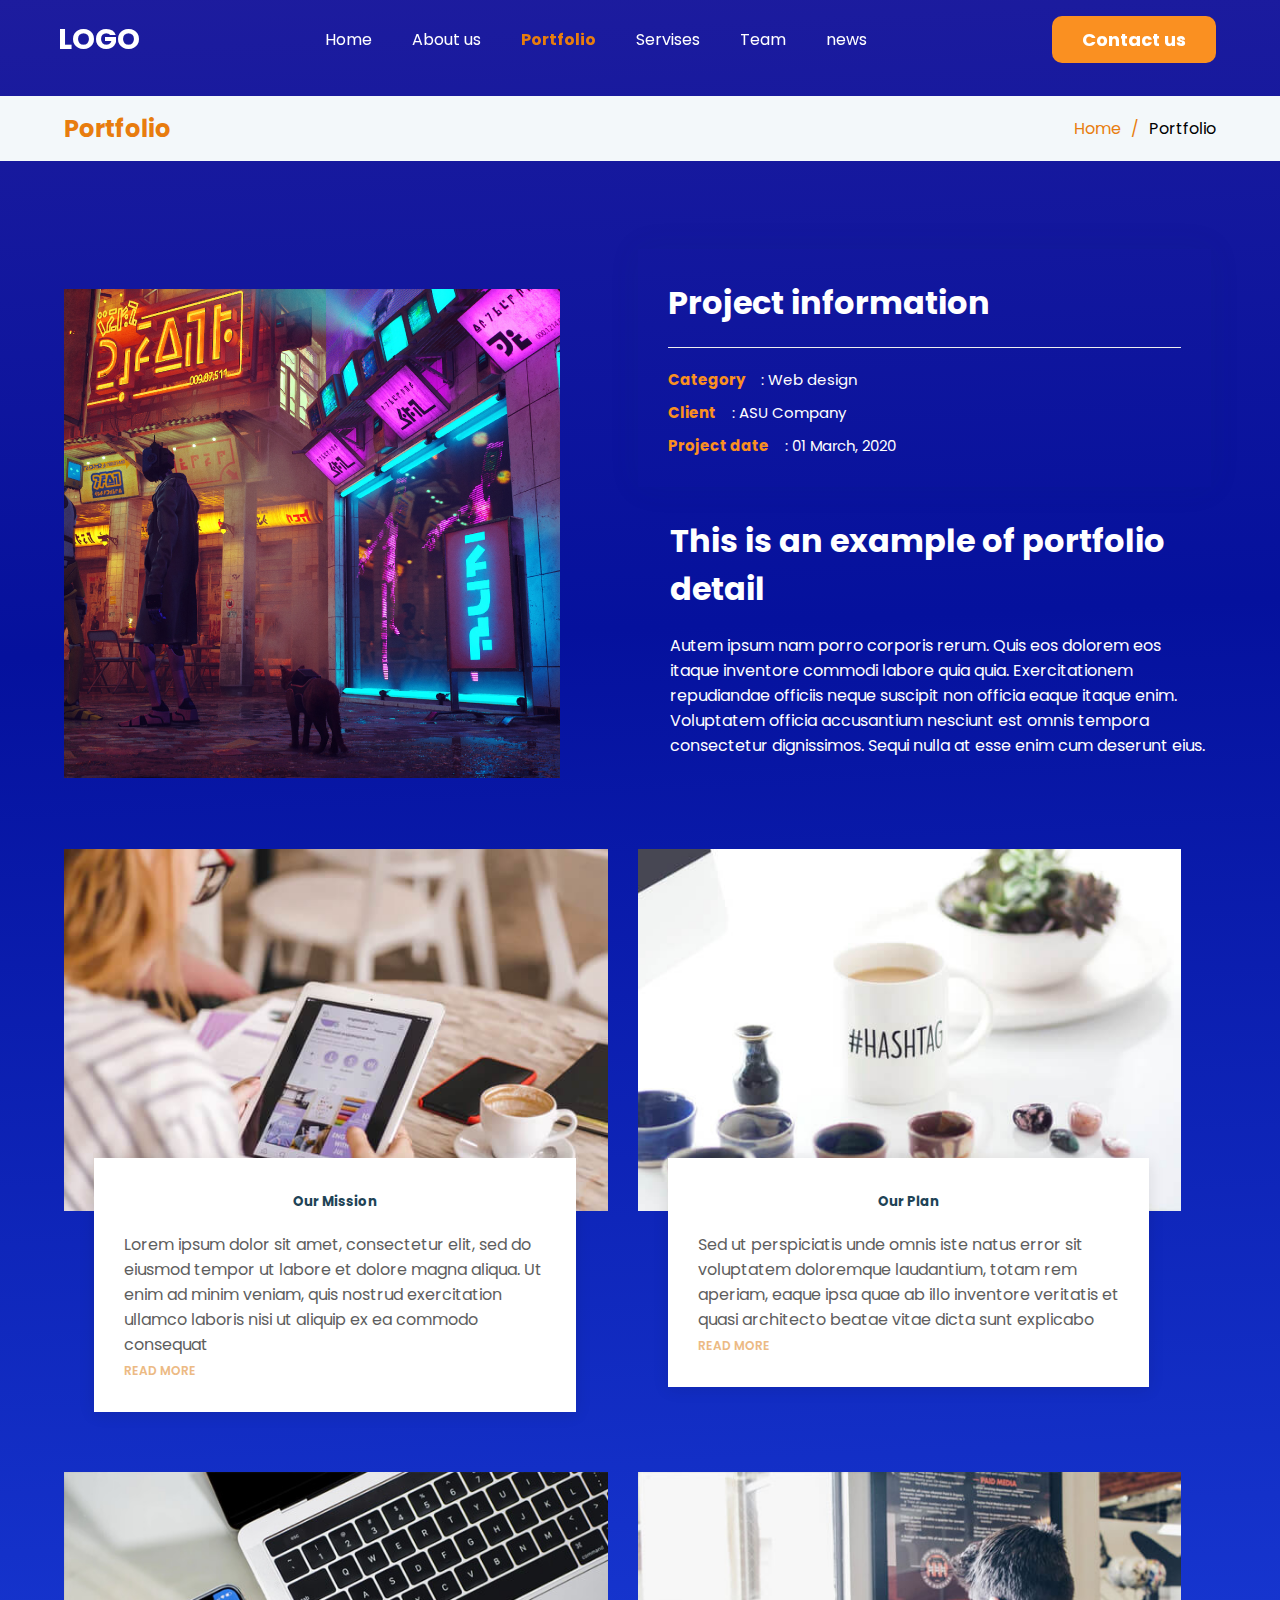
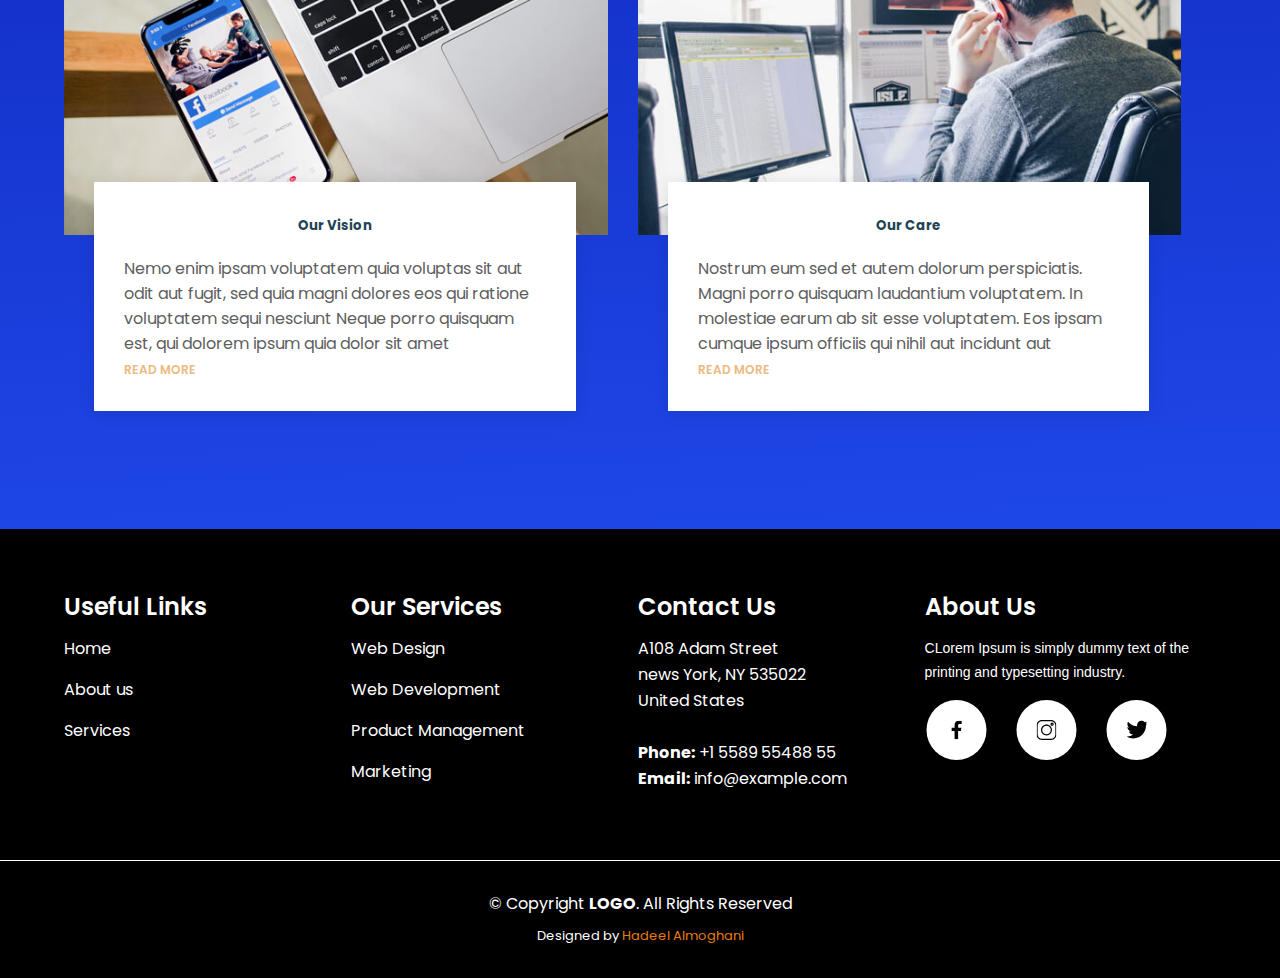
<file: portfolio.html>
<!DOCTYPE html>
<html lang="en" dir="ltr">

<head>
  <meta charset="utf-8" />
  <title>Gaming</title>

  <link rel="stylesheet" href="https://cdn.jsdelivr.net/npm/swiper@9/swiper-bundle.min.css" />


  <link rel="stylesheet" href="css/style.css" />

  <style>
    body{
      background:linear-gradient(177.34deg, #3A299F -30.15%, #05119D 24.94%, #2351F5 92.85%);
    }
  </style>
</head>

<body>
  <header>

    <div class="container">
      <div class="header">

        <a href="index.html" class="logo">
          LOGO
        </a>


        <ul class="navbar-list">


          <li>
            <a href="index.html" class="navbar-link">Home</a>
          </li>

          <li>
            <a href="about.html" class="navbar-link ">About us</a>
          </li>
          <li>
            <a href="portfolio.html" class="navbar-link active">Portfolio</a>
          </li>
          <li>
            <a href="servises.html" class="navbar-link">Servises</a>
          </li>
          <li>
            <a href="team.html" class="navbar-link">Team</a>
          </li>
          <li>
            <a href="news.html" class="navbar-link">news</a>
          </li>




        </ul>




        <div class="header-actions">
          <a href="" class="btn active">
            Contact us
          </a>

        </div>
        <a href="javascript:void(0)" class="toggleMenuOpen">    
            <img src="./images/icons8-menu-50.svg">
          </a>
      </div>

    </div>










  </header>


  <main>
   
    <div class="hero">
        <section class="breadcrumbs">
            <div class="container">
      
              <div class="breadcrumbs-about">
                <h2>Portfolio</h2>
                <ol>
                  <li><a href="index.html" style="color: rgb(232, 125, 14);">Home</a></li>
                  <li>Portfolio</li>
                </ol>
              </div>
      
            </div>
          </section>
  
   
    </div>
    

    <section id="portfolio-details" class="portfolio-details">
        <div class="container">
  
          <div class="row">
  
            <div class="col-md-6">
              <div class="portfolio-details">
               
  
                
                    <img src="./images/Rectangle 25.png" alt="">
               
  
                 
  
               
  
                
               
              </div>
            </div>
  
            <div class="col-md-6">
              <div class="portfolio-info">
                <h3>Project information</h3>
                <ul>
                  <li><strong>Category</strong>: Web design</li>
                  <li><strong>Client</strong>: ASU Company</li>
                  <li><strong>Project date</strong>: 01 March, 2020</li>
                
                </ul>
              </div>
              <div class="portfolio-description">
                <h2>This is an example of portfolio detail</h2>
                <p>
                  Autem ipsum nam porro corporis rerum. Quis eos dolorem eos itaque inventore commodi labore quia quia. Exercitationem repudiandae officiis neque suscipit non officia eaque itaque enim. Voluptatem officia accusantium nesciunt est omnis tempora consectetur dignissimos. Sequi nulla at esse enim cum deserunt eius.
                </p>
              </div>
            </div>
  
          </div>
  
        </div>
      </section>

      <section class="service-details">
        <div class="container">
  
          <div class="row">
            <div class="col-md-6">
              <div class="card">
                <div class="card-img">
                  <img src="./images/service-details-1.jpg" alt="...">
                </div>
                <div class="card-body">
                  <h5 class="card-title"><a href="#">Our Mission</a></h5>
                  <p class="card-text">Lorem ipsum dolor sit amet, consectetur elit, sed do eiusmod tempor ut labore et dolore magna aliqua. Ut enim ad minim veniam, quis nostrud exercitation ullamco laboris nisi ut aliquip ex ea commodo consequat</p>
                  <div class="read-more"><a href="#"><i class="bi bi-arrow-right"></i> Read More</a></div>
                </div>
              </div>
            </div>
            <div class="col-md-6">
              <div class="card">
                <div class="card-img">
                  <img src="./images/service-details-2.jpg" alt="...">
                </div>
                <div class="card-body">
                  <h5 class="card-title"><a href="#">Our Plan</a></h5>
                  <p class="card-text">Sed ut perspiciatis unde omnis iste natus error sit voluptatem doloremque laudantium, totam rem aperiam, eaque ipsa quae ab illo inventore veritatis et quasi architecto beatae vitae dicta sunt explicabo</p>
                  <div class="read-more"><a href="#"><i class="bi bi-arrow-right"></i> Read More</a></div>
                </div>
              </div>
  
            </div>
            <div class="col-md-6" >
              <div class="card">
                <div class="card-img">
                  <img src="./images/service-details-3.jpg" alt="...">
                </div>
                <div class="card-body">
                  <h5 class="card-title"><a href="#">Our Vision</a></h5>
                  <p class="card-text">Nemo enim ipsam voluptatem quia voluptas sit aut odit aut fugit, sed quia magni dolores eos qui ratione voluptatem sequi nesciunt Neque porro quisquam est, qui dolorem ipsum quia dolor sit amet</p>
                  <div class="read-more"><a href="#"><i class="bi bi-arrow-right"></i> Read More</a></div>
                </div>
              </div>
            </div>
            <div class="col-md-6">
              <div class="card">
                <div class="card-img">
                  <img src="./images/service-details-4.jpg" alt="...">
                </div>
                <div class="card-body">
                  <h5 class="card-title"><a href="#">Our Care</a></h5>
                  <p class="card-text">Nostrum eum sed et autem dolorum perspiciatis. Magni porro quisquam laudantium voluptatem. In molestiae earum ab sit esse voluptatem. Eos ipsam cumque ipsum officiis qui nihil aut incidunt aut</p>
                  <div class="read-more"><a href="#"><i class="bi bi-arrow-right"></i> Read More</a></div>
                </div>
              </div>
            </div>
          </div>
  
        </div>
      </section>
  </main>


  <footer id="footer">

   

    <div class="footer-top">
      <div class="container">
        <div class="row">

          <div class="col-md-3 footer-links">
            <h4>Useful Links</h4>
            <a href="#">Home</a>
            <a href="#">About us</a>
            <a href="#">Services</a>
          </div>

          <div class="col-md-3 footer-links">
            <h4>Our Services</h4>
             <a href="#">Web Design</a>
              <a href="#">Web Development</a>
               <a href="#">Product Management</a>
               <a href="#">Marketing</a>
          </div>

          <div class="col-md-3 footer-contact">
            <h4>Contact Us</h4>
            <p>
              A108 Adam Street <br>
              news York, NY 535022<br>
              United States <br><br>
              <strong>Phone:</strong> +1 5589 55488 55<br>
              <strong>Email:</strong> info@example.com<br>
            </p>

          </div>

          <div class="col-md-3 footer-info">
            <h4>About Us</h4>
            <p>CLorem Ipsum is simply dummy text of the printing and typesetting industry. </p>
            <div class="social-menu">
              <ul>
                  <li><a href="" target="blank"><svg width="20" height="20" viewBox="0 0 12 11" fill="none" xmlns="http://www.w3.org/2000/svg">
                    <g clip-path="url(#clip0_1_303)">
                    <path d="M7.9985 1.82646H9.094V0.0774583C8.905 0.053625 8.255 0 7.49801 0C5.91851 0 4.83651 0.910708 4.83651 2.58454V4.125H3.09351V6.08025H4.83651V11H6.97351V6.08071H8.646L8.9115 4.12546H6.97301V2.77842C6.97351 2.21329 7.1395 1.82646 7.9985 1.82646V1.82646Z" fill="black"/>
                    </g>
                    <defs>
                    <clipPath id="clip0_1_303">
                    <rect width="12" height="11" fill="white"/>
                    </clipPath>
                    </defs>
                    </svg>
                    </a></li>
                  <li><a href="" target="blank"><svg width="20" height="20" viewBox="0 0 13 13" fill="none" xmlns="http://www.w3.org/2000/svg">
                    <g clip-path="url(#clip0_1_308)">
                    <path d="M9.481 0H3.51898C1.57858 0 0 1.57858 0 3.51898V9.4811C0 11.4214 1.57858 13 3.51898 13H9.4811C11.4214 13 13 11.4214 13 9.4811V3.51898C13 1.57858 11.4214 0 9.481 0V0ZM12.2379 9.4811C12.2379 11.0012 11.0012 12.2379 9.481 12.2379H3.51898C1.99881 12.2379 0.762114 11.0012 0.762114 9.4811V3.51898C0.762114 1.99881 1.99881 0.762114 3.51898 0.762114H9.4811C11.0012 0.762114 12.2379 1.99881 12.2379 3.51898V9.4811Z" fill="black"/>
                    <path d="M6.49989 2.94531C4.53986 2.94531 2.94531 4.53986 2.94531 6.49989C2.94531 8.45993 4.53986 10.0545 6.49989 10.0545C8.45993 10.0545 10.0545 8.45993 10.0545 6.49989C10.0545 4.53986 8.45993 2.94531 6.49989 2.94531V2.94531ZM6.49989 9.29236C4.96019 9.29236 3.70743 8.03969 3.70743 6.49989C3.70743 4.96019 4.96019 3.70743 6.49989 3.70743C8.03969 3.70743 9.29236 4.96019 9.29236 6.49989C9.29236 8.03969 8.03969 9.29236 6.49989 9.29236V9.29236Z" fill="black"/>
                    <path d="M10.1394 1.68311C9.56023 1.68311 9.08911 2.15432 9.08911 2.73344C9.08911 3.31266 9.56023 3.78388 10.1394 3.78388C10.7187 3.78388 11.1899 3.31266 11.1899 2.73344C11.1899 2.15422 10.7187 1.68311 10.1394 1.68311ZM10.1394 3.02166C9.98056 3.02166 9.85122 2.89233 9.85122 2.73344C9.85122 2.57445 9.98056 2.44522 10.1394 2.44522C10.2984 2.44522 10.4278 2.57445 10.4278 2.73344C10.4278 2.89233 10.2984 3.02166 10.1394 3.02166Z" fill="black"/>
                    </g>
                    <defs>
                    <clipPath id="clip0_1_308">
                    <rect width="13" height="13" fill="white"/>
                    </clipPath>
                    </defs>
                    </svg>
                    </a></li>
                  <li><a href="" target="blank"><svg width="20" height="20" viewBox="0 0 12 11" fill="none" xmlns="http://www.w3.org/2000/svg">
                    <path d="M13 1.25044C12.5166 1.4625 12.0014 1.60306 11.4644 1.67131C12.0169 1.34144 12.4386 0.823062 12.6368 0.19825C12.1217 0.505375 11.5529 0.722313 10.9468 0.843375C10.4577 0.322563 9.76056 0 9.00006 0C7.52456 0 6.33669 1.19763 6.33669 2.66581C6.33669 2.87706 6.35456 3.08019 6.39844 3.27356C4.18275 3.1655 2.22219 2.10356 0.905125 0.485875C0.675187 0.884813 0.540313 1.34144 0.540313 1.833C0.540313 2.756 1.01562 3.57419 1.72413 4.04787C1.29594 4.03975 0.875875 3.91544 0.52 3.71962C0.52 3.72775 0.52 3.73831 0.52 3.74887C0.52 5.044 1.44381 6.11975 2.65525 6.36756C2.43831 6.42688 2.20187 6.45531 1.9565 6.45531C1.78587 6.45531 1.61362 6.44556 1.45194 6.40981C1.79725 7.46525 2.77713 8.24119 3.94225 8.26637C3.0355 8.97569 1.88419 9.40306 0.637812 9.40306C0.41925 9.40306 0.209625 9.39331 0 9.3665C1.18056 10.1278 2.57969 10.5625 4.0885 10.5625C8.99275 10.5625 11.674 6.5 11.674 2.97862C11.674 2.86081 11.6699 2.74706 11.6643 2.63412C12.1932 2.25875 12.6376 1.78994 13 1.25044Z" fill="black"/>
                    </svg>
                    </a></li>
                  
              </ul>
          </div>
          </div>

        </div>
      </div>
    </div>

    <div class="container">
      <div class="copyright">
        &copy; Copyright <strong><span>LOGO</span></strong>. All Rights Reserved
      </div>
      <div class="credits">
    
        Designed by <a href="https://www.linkedin.com/in/hadeel-almoghani-61b614218/">Hadeel Almoghani</a>
      </div>
    </div>
  </footer>
  <script src="https://code.jquery.com/jquery-3.6.0.min.js"></script>

  <script src="https://cdn.jsdelivr.net/npm/swiper@9/swiper-bundle.min.js"></script>

  <script src="js/script.js"></script>

</body>

</html>
</file>
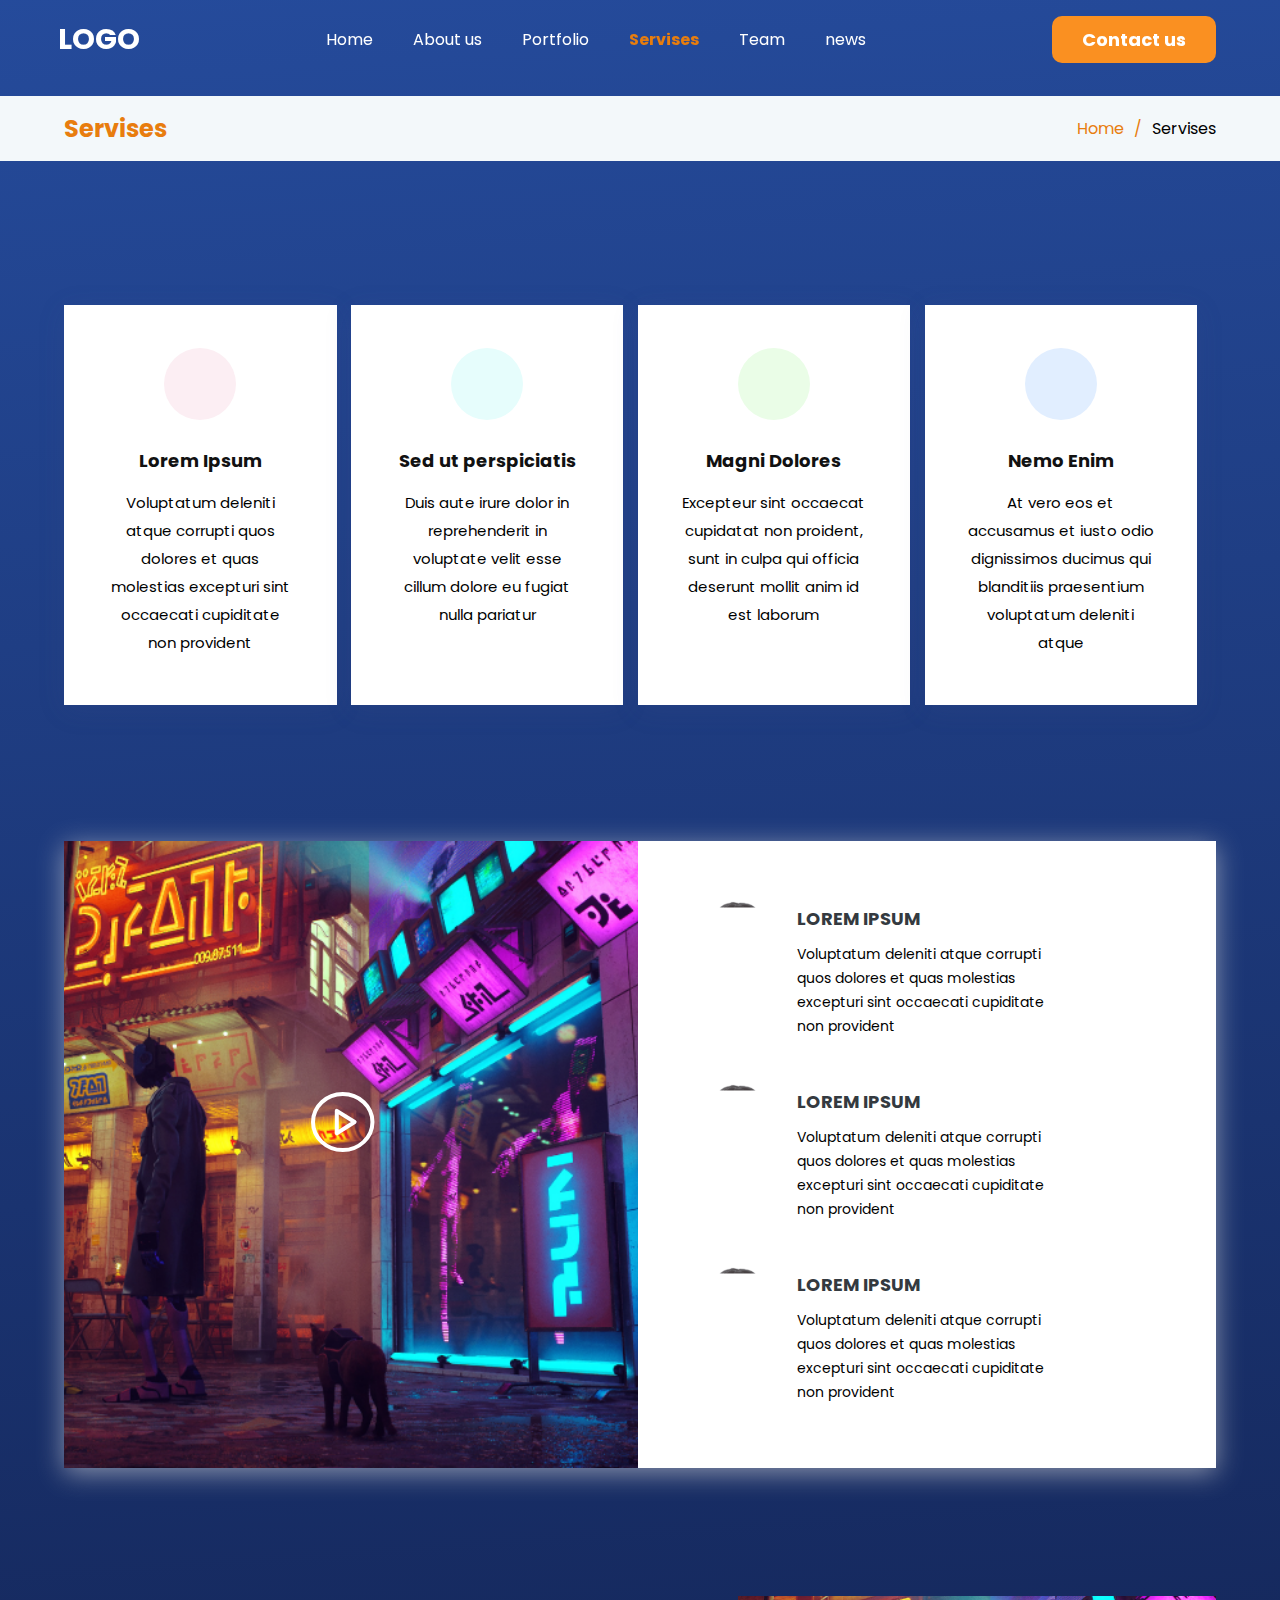
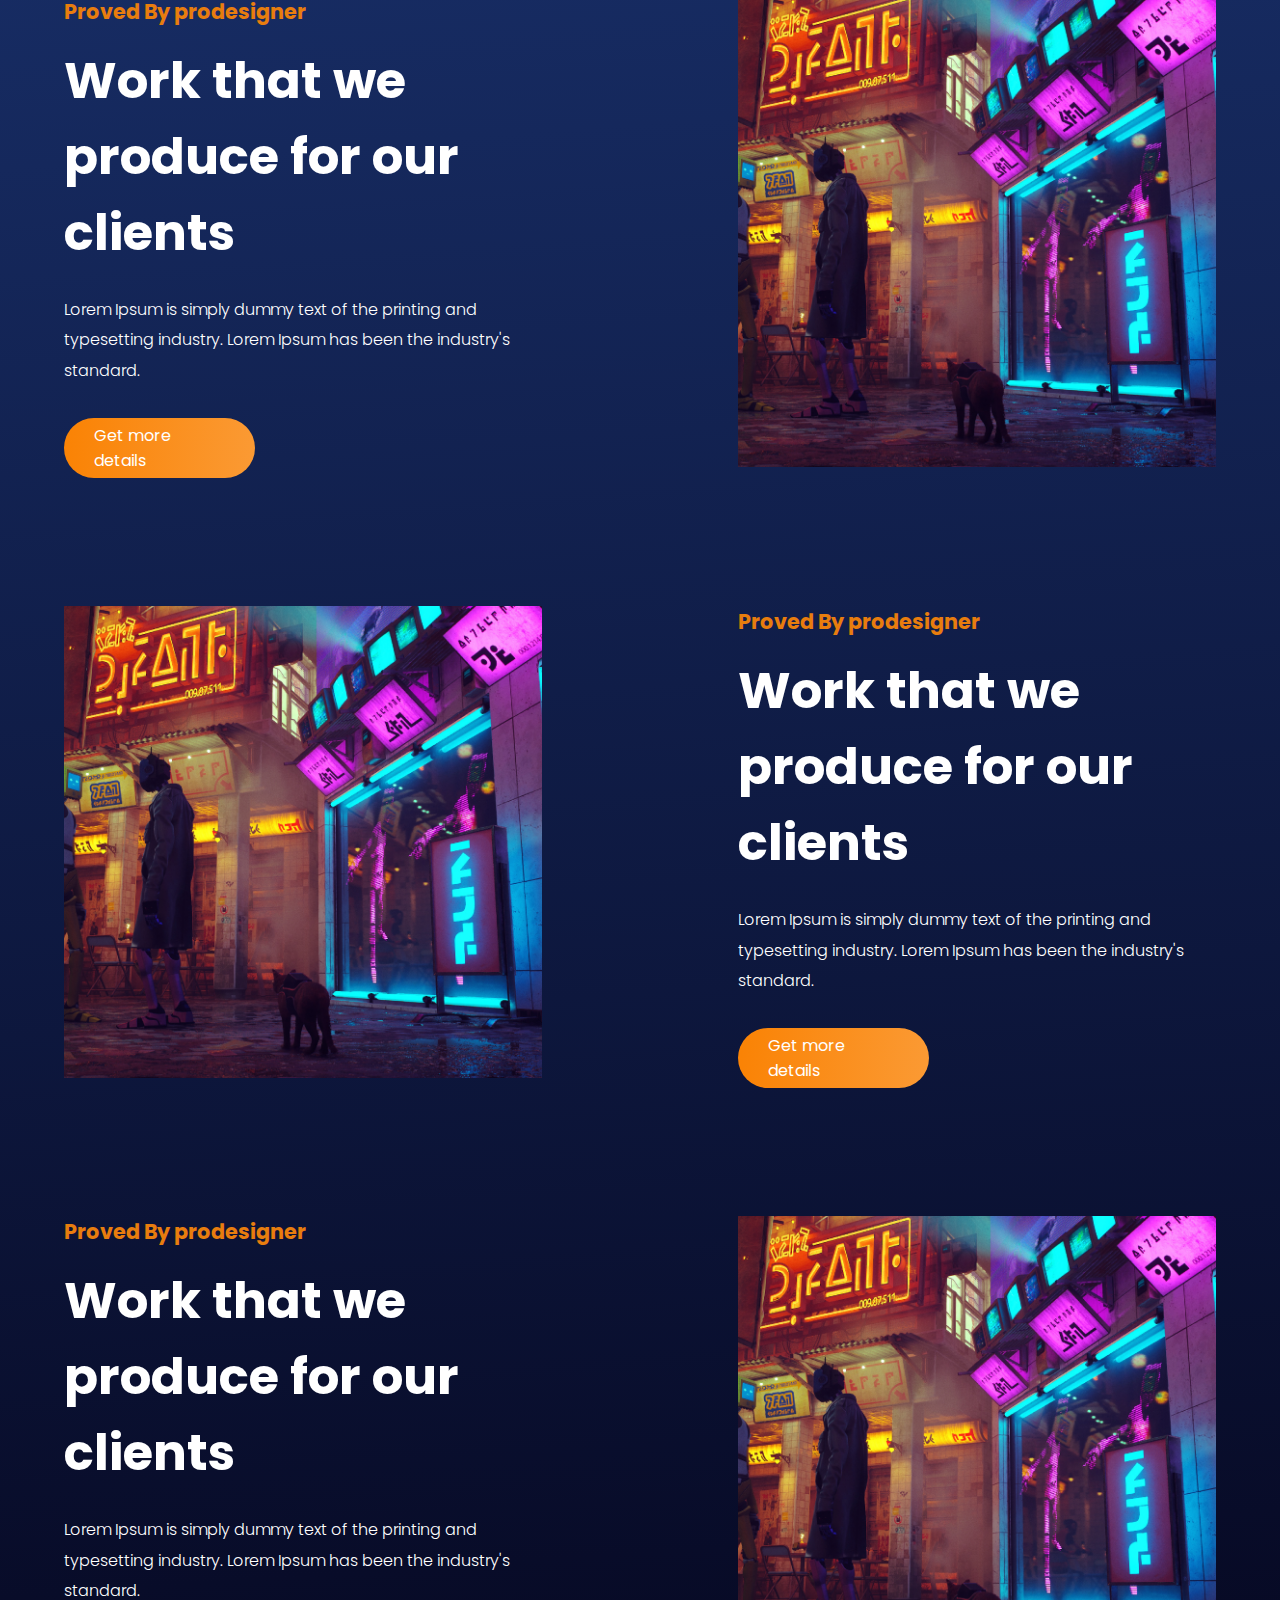
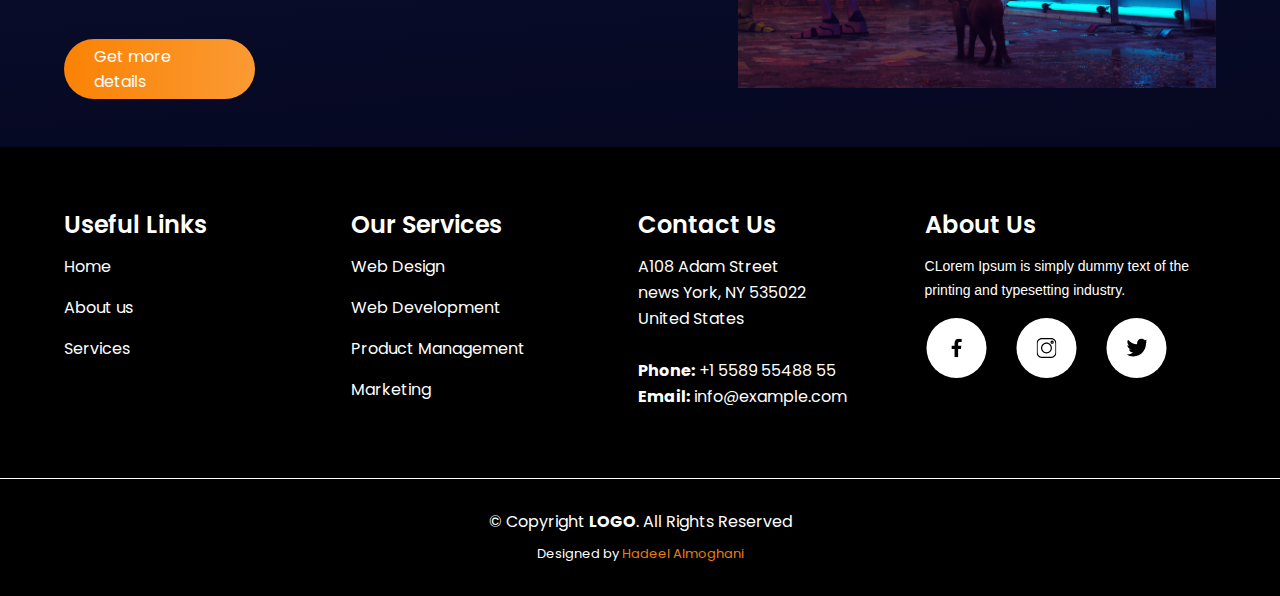
<file: servises.html>
<!DOCTYPE html>
<html lang="en" dir="ltr">

<head>
  <meta charset="utf-8" />
  <title>Gaming</title>

  <link rel="stylesheet" href="https://cdn.jsdelivr.net/npm/swiper@9/swiper-bundle.min.css" />


  <link rel="stylesheet" href="css/style.css" />

  <style>
    body{
      background: linear-gradient(176.03deg, #3165CB -34.57%, #030115 96.75%);
    }
  </style>
</head>

<body>
  <header>

    <div class="container">
      <div class="header">

        <a href="index.html" class="logo">
          LOGO
        </a>


        <ul class="navbar-list">


          <li>
            <a href="index.html" class="navbar-link">Home</a>
          </li>

          <li>
            <a href="about.html" class="navbar-link ">About us</a>
          </li>
          <li>
            <a href="portfolio.html" class="navbar-link">Portfolio</a>
          </li>
          <li>
            <a href="servises.html" class="navbar-link active">Servises</a>
          </li>
          <li>
            <a href="team.html" class="navbar-link">Team</a>
          </li>
          <li>
            <a href="news.html" class="navbar-link">news</a>
          </li>




        </ul>




        <div class="header-actions">
          <a href="" class="btn active">
            Contact us
          </a>

        </div>

        <a href="javascript:void(0)" class="toggleMenuOpen">    
            <img src="./images/icons8-menu-50.svg">
          </a>
      </div>

    </div>










  </header>


  <main>
   
    <div class="hero">
        <section class="breadcrumbs">
            <div class="container">
      
              <div class="breadcrumbs-about">
                <h2>Servises</h2>
                <ol>
                  <li><a href="index.html" style="color: rgb(232, 125, 14);">Home</a></li>
                  <li>Servises</li>
                </ol>
              </div>
      
            </div>
          </section>
  
   
    </div>
    <section class="services-about">
        <div class="container">
  
          <div class="row">
            <div class="col-md-3">
              <div class="icon-box icon-box-pink">
                <div class="icon"></div>
                <h4 class="title"><a href="">Lorem Ipsum</a></h4>
                <p class="description">Voluptatum deleniti atque corrupti quos dolores et quas molestias excepturi sint occaecati cupiditate non provident</p>
              </div>
            </div>
  
            <div class="col-md-3">
              <div class="icon-box icon-box-cyan">
                <div class="icon"></div>
                <h4 class="title"><a href="">Sed ut perspiciatis</a></h4>
                <p class="description">Duis aute irure dolor in reprehenderit in voluptate velit esse cillum dolore eu fugiat nulla pariatur</p>
              </div>
            </div>
  
            <div class="col-md-3">
              <div class="icon-box icon-box-green">
                <div class="icon"></div>
                <h4 class="title"><a href="">Magni Dolores</a></h4>
                <p class="description">Excepteur sint occaecat cupidatat non proident, sunt in culpa qui officia deserunt mollit anim id est laborum</p>
              </div>
            </div>
  
            <div class="col-md-3">
              <div class="icon-box icon-box-blue">
                <div class="icon"></div>
                <h4 class="title"><a href="">Nemo Enim</a></h4>
                <p class="description">At vero eos et accusamus et iusto odio dignissimos ducimus qui blanditiis praesentium voluptatum deleniti atque</p>
              </div>
            </div>
  
          </div>
  
        </div>
      </section>

      <section class="why-us section-bg">
        <div class="container">
  
          <div class="row">
            <div class="col-md-6 video-box">
              <img src="./images/Rectangle 25.png" class="img-fluid" alt="">
              <a href="#" style="position: absolute;
              top: 40%;
              left:43%"> <svg width="64" height="61" viewBox="0 0 64 61" fill="none" xmlns="http://www.w3.org/2000/svg">
                <path d="M31.7333 58.0889C48.1546 58.0889 61.4667 45.533 61.4667 30.0444C61.4667 14.5559 48.1546 2 31.7333 2C15.3121 2 2 14.5559 2 30.0444C2 45.533 15.3121 58.0889 31.7333 58.0889Z" stroke="white" stroke-width="4" stroke-linecap="round" stroke-linejoin="round"/>
                <path d="M25.7865 18.8267L43.6265 30.0444L25.7865 41.2622V18.8267Z" stroke="white" stroke-width="4" stroke-linecap="round" stroke-linejoin="round"/>
                </svg>
                </a>
            </div>
  
            <div class="col-md-5">
  
              <div class="icon-box">
                <div class="icon"><img src="./images/Claudia 1.svg"></div>
                <h4 class="title"><a href="">Lorem Ipsum</a></h4>
                <p class="description">Voluptatum deleniti atque corrupti quos dolores et quas molestias excepturi sint occaecati cupiditate non provident</p>
              </div>
              <div class="icon-box">
                <div class="icon"><img src="./images/Claudia 1.svg"></div>
                <h4 class="title"><a href="">Lorem Ipsum</a></h4>
                <p class="description">Voluptatum deleniti atque corrupti quos dolores et quas molestias excepturi sint occaecati cupiditate non provident</p>
              </div>
              <div class="icon-box">
                <div class="icon"><img src="./images/Claudia 1.svg"></div>
                <h4 class="title"><a href="">Lorem Ipsum</a></h4>
                <p class="description">Voluptatum deleniti atque corrupti quos dolores et quas molestias excepturi sint occaecati cupiditate non provident</p>
              </div>
              
  
            </div>
          </div>
  
        </div>
      </section>

      <section class="about">
        <div class="container">
  
          <div class="row">
            <div class="col-md-5">
                <div class="hero-text">
                    <h3>Proved By prodesigner</h3>
                    <h2>Work that we produce for our clients</h2>
                    <p>Lorem Ipsum is simply dummy text of the printing and typesetting industry. Lorem Ipsum has been the
                      industry's standard.</p>
                    <a class="btn-btn" href="">
                      Get more details
                    </a>
                  </div>
            </div>
            <div class="col-md-5">
                <div class="about-image">
                    <img src="./images/Rectangle 25.png"alt="">
                </div>
            
            </div>
          </div>
  
        </div>
      </section>

      <section class="about">
        <div class="container">
  
          <div class="row">
            <div class="col-md-5">
                <div class="about-image">
                    <img src="./images/Rectangle 25.png"alt="">
                </div>
            
            </div>
            <div class="col-md-5">
                <div class="hero-text">
                    <h3>Proved By prodesigner</h3>
                    <h2>Work that we produce for our clients</h2>
                    <p>Lorem Ipsum is simply dummy text of the printing and typesetting industry. Lorem Ipsum has been the
                      industry's standard.</p>
                    <a class="btn-btn" href="">
                      Get more details
                    </a>
                  </div>
            </div>
            
          </div>
  
        </div>
      </section>

      <section class="about">
        <div class="container">
  
          <div class="row">
            <div class="col-md-5">
                <div class="hero-text">
                    <h3>Proved By prodesigner</h3>
                    <h2>Work that we produce for our clients</h2>
                    <p>Lorem Ipsum is simply dummy text of the printing and typesetting industry. Lorem Ipsum has been the
                      industry's standard.</p>
                    <a class="btn-btn" href="">
                      Get more details
                    </a>
                  </div>
            </div>
            <div class="col-md-5">
                <div class="about-image">
                    <img src="./images/Rectangle 25.png"alt="">
                </div>
            
            </div>
          </div>
  
        </div>
      </section>

      
    
      
  </main>


  <footer id="footer">

   

    <div class="footer-top">
      <div class="container">
        <div class="row">

          <div class="col-md-3 footer-links">
            <h4>Useful Links</h4>
            <a href="#">Home</a>
            <a href="#">About us</a>
            <a href="#">Services</a>
          </div>

          <div class="col-md-3 footer-links">
            <h4>Our Services</h4>
             <a href="#">Web Design</a>
              <a href="#">Web Development</a>
               <a href="#">Product Management</a>
               <a href="#">Marketing</a>
          </div>

          <div class="col-md-3 footer-contact">
            <h4>Contact Us</h4>
            <p>
              A108 Adam Street <br>
              news York, NY 535022<br>
              United States <br><br>
              <strong>Phone:</strong> +1 5589 55488 55<br>
              <strong>Email:</strong> info@example.com<br>
            </p>

          </div>

          <div class="col-md-3 footer-info">
            <h4>About Us</h4>
            <p>CLorem Ipsum is simply dummy text of the printing and typesetting industry. </p>
            <div class="social-menu">
              <ul>
                  <li><a href="" target="blank"><svg width="20" height="20" viewBox="0 0 12 11" fill="none" xmlns="http://www.w3.org/2000/svg">
                    <g clip-path="url(#clip0_1_303)">
                    <path d="M7.9985 1.82646H9.094V0.0774583C8.905 0.053625 8.255 0 7.49801 0C5.91851 0 4.83651 0.910708 4.83651 2.58454V4.125H3.09351V6.08025H4.83651V11H6.97351V6.08071H8.646L8.9115 4.12546H6.97301V2.77842C6.97351 2.21329 7.1395 1.82646 7.9985 1.82646V1.82646Z" fill="black"/>
                    </g>
                    <defs>
                    <clipPath id="clip0_1_303">
                    <rect width="12" height="11" fill="white"/>
                    </clipPath>
                    </defs>
                    </svg>
                    </a></li>
                  <li><a href="" target="blank"><svg width="20" height="20" viewBox="0 0 13 13" fill="none" xmlns="http://www.w3.org/2000/svg">
                    <g clip-path="url(#clip0_1_308)">
                    <path d="M9.481 0H3.51898C1.57858 0 0 1.57858 0 3.51898V9.4811C0 11.4214 1.57858 13 3.51898 13H9.4811C11.4214 13 13 11.4214 13 9.4811V3.51898C13 1.57858 11.4214 0 9.481 0V0ZM12.2379 9.4811C12.2379 11.0012 11.0012 12.2379 9.481 12.2379H3.51898C1.99881 12.2379 0.762114 11.0012 0.762114 9.4811V3.51898C0.762114 1.99881 1.99881 0.762114 3.51898 0.762114H9.4811C11.0012 0.762114 12.2379 1.99881 12.2379 3.51898V9.4811Z" fill="black"/>
                    <path d="M6.49989 2.94531C4.53986 2.94531 2.94531 4.53986 2.94531 6.49989C2.94531 8.45993 4.53986 10.0545 6.49989 10.0545C8.45993 10.0545 10.0545 8.45993 10.0545 6.49989C10.0545 4.53986 8.45993 2.94531 6.49989 2.94531V2.94531ZM6.49989 9.29236C4.96019 9.29236 3.70743 8.03969 3.70743 6.49989C3.70743 4.96019 4.96019 3.70743 6.49989 3.70743C8.03969 3.70743 9.29236 4.96019 9.29236 6.49989C9.29236 8.03969 8.03969 9.29236 6.49989 9.29236V9.29236Z" fill="black"/>
                    <path d="M10.1394 1.68311C9.56023 1.68311 9.08911 2.15432 9.08911 2.73344C9.08911 3.31266 9.56023 3.78388 10.1394 3.78388C10.7187 3.78388 11.1899 3.31266 11.1899 2.73344C11.1899 2.15422 10.7187 1.68311 10.1394 1.68311ZM10.1394 3.02166C9.98056 3.02166 9.85122 2.89233 9.85122 2.73344C9.85122 2.57445 9.98056 2.44522 10.1394 2.44522C10.2984 2.44522 10.4278 2.57445 10.4278 2.73344C10.4278 2.89233 10.2984 3.02166 10.1394 3.02166Z" fill="black"/>
                    </g>
                    <defs>
                    <clipPath id="clip0_1_308">
                    <rect width="13" height="13" fill="white"/>
                    </clipPath>
                    </defs>
                    </svg>
                    </a></li>
                  <li><a href="" target="blank"><svg width="20" height="20" viewBox="0 0 12 11" fill="none" xmlns="http://www.w3.org/2000/svg">
                    <path d="M13 1.25044C12.5166 1.4625 12.0014 1.60306 11.4644 1.67131C12.0169 1.34144 12.4386 0.823062 12.6368 0.19825C12.1217 0.505375 11.5529 0.722313 10.9468 0.843375C10.4577 0.322563 9.76056 0 9.00006 0C7.52456 0 6.33669 1.19763 6.33669 2.66581C6.33669 2.87706 6.35456 3.08019 6.39844 3.27356C4.18275 3.1655 2.22219 2.10356 0.905125 0.485875C0.675187 0.884813 0.540313 1.34144 0.540313 1.833C0.540313 2.756 1.01562 3.57419 1.72413 4.04787C1.29594 4.03975 0.875875 3.91544 0.52 3.71962C0.52 3.72775 0.52 3.73831 0.52 3.74887C0.52 5.044 1.44381 6.11975 2.65525 6.36756C2.43831 6.42688 2.20187 6.45531 1.9565 6.45531C1.78587 6.45531 1.61362 6.44556 1.45194 6.40981C1.79725 7.46525 2.77713 8.24119 3.94225 8.26637C3.0355 8.97569 1.88419 9.40306 0.637812 9.40306C0.41925 9.40306 0.209625 9.39331 0 9.3665C1.18056 10.1278 2.57969 10.5625 4.0885 10.5625C8.99275 10.5625 11.674 6.5 11.674 2.97862C11.674 2.86081 11.6699 2.74706 11.6643 2.63412C12.1932 2.25875 12.6376 1.78994 13 1.25044Z" fill="black"/>
                    </svg>
                    </a></li>
                  
              </ul>
          </div>
          </div>

        </div>
      </div>
    </div>

    <div class="container">
      <div class="copyright">
        &copy; Copyright <strong><span>LOGO</span></strong>. All Rights Reserved
      </div>
      <div class="credits">
    
        Designed by <a href="https://www.linkedin.com/in/hadeel-almoghani-61b614218/">Hadeel Almoghani</a>
      </div>
    </div>
  </footer>
  <script src="https://code.jquery.com/jquery-3.6.0.min.js"></script>

  <script src="https://cdn.jsdelivr.net/npm/swiper@9/swiper-bundle.min.js"></script>

  <script src="js/script.js"></script>

</body>

</html>
</file>
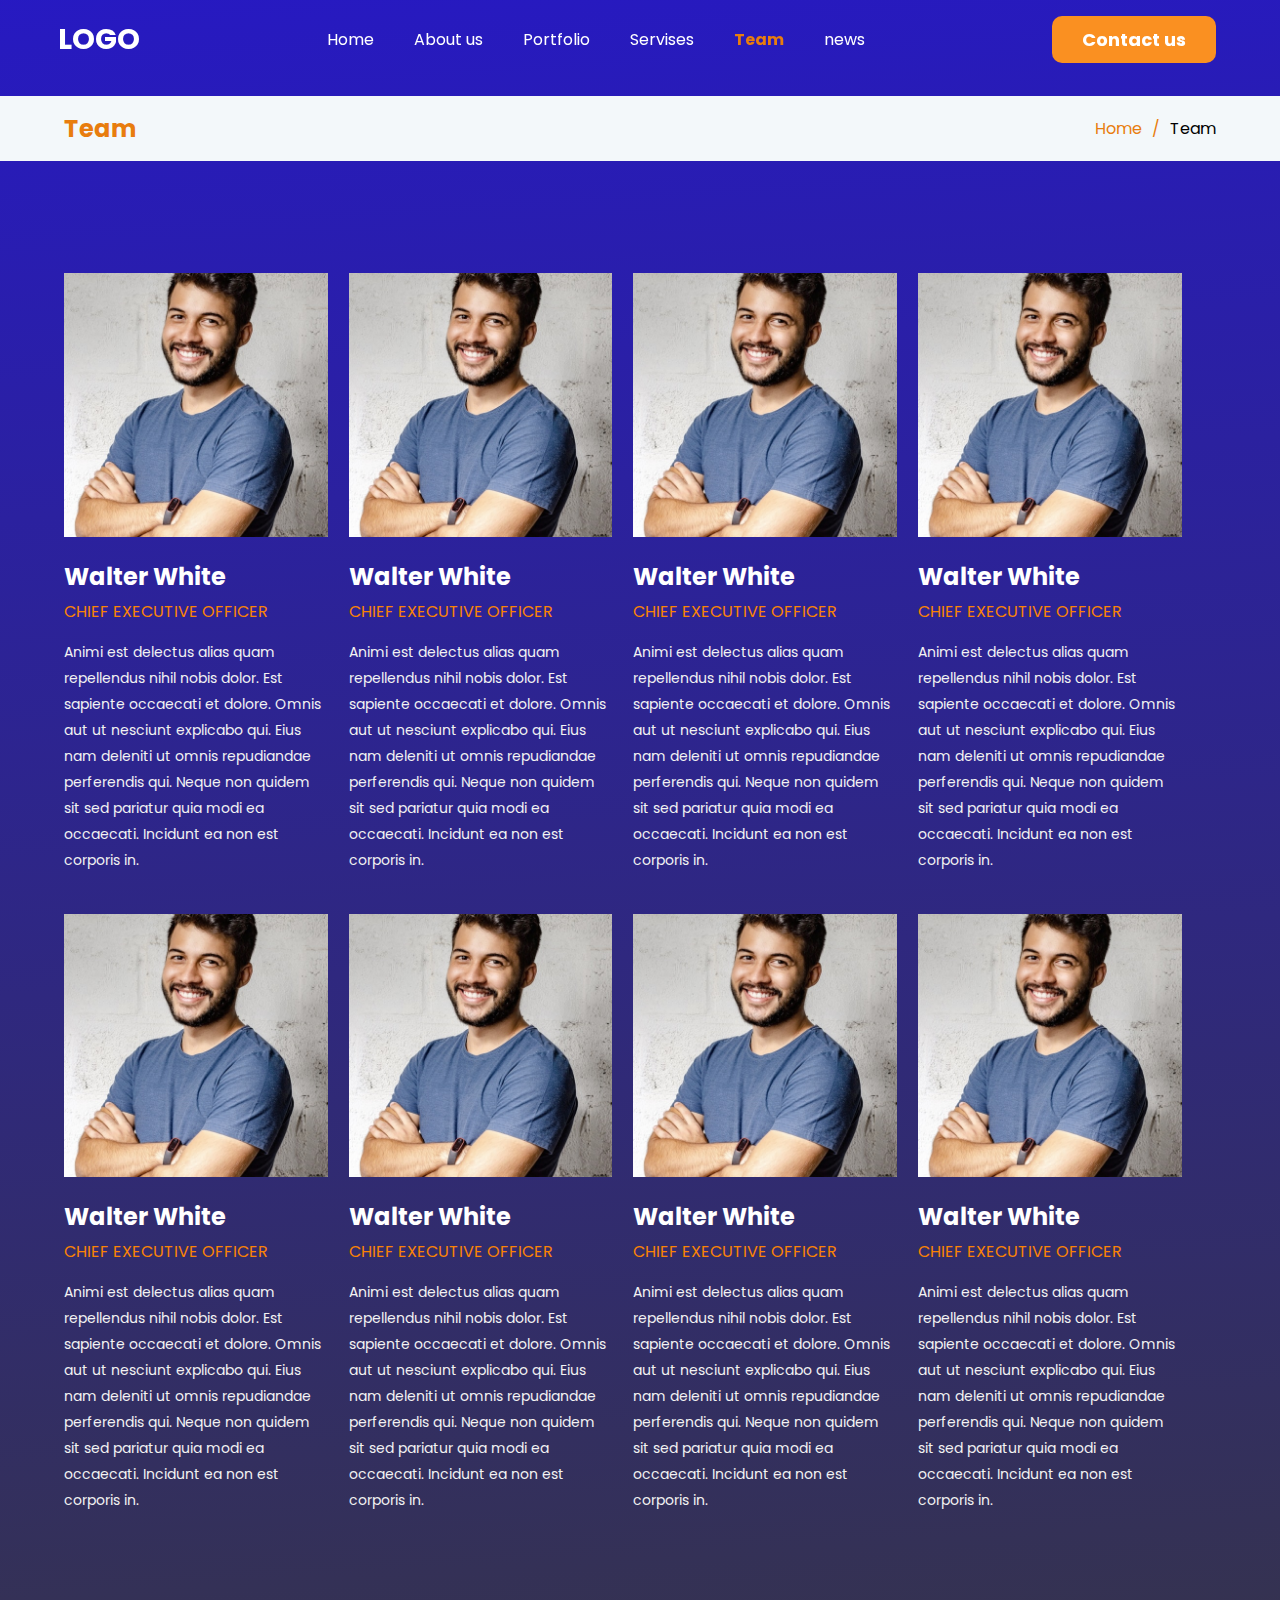
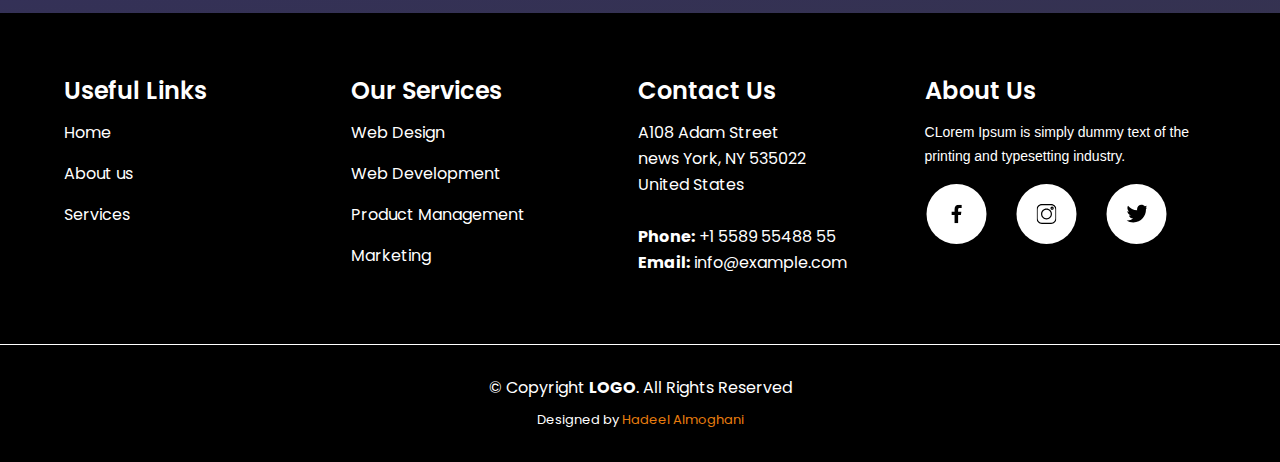
<file: team.html>
<!DOCTYPE html>
<html lang="en" dir="ltr">

<head>
  <meta charset="utf-8" />
  <title>Gaming</title>

  <link rel="stylesheet" href="https://cdn.jsdelivr.net/npm/swiper@9/swiper-bundle.min.css" />


  <link rel="stylesheet" href="css/style.css" />

  <style>
    body{
      background:linear-gradient(176.32deg, #2211E7 -26.24%, #383837 96.98%);
    }
  </style>
</head>

<body>
  <header>

    <div class="container">
      <div class="header">

        <a href="index.html" class="logo">
          LOGO
        </a>


        <ul class="navbar-list">


          <li>
            <a href="index.html" class="navbar-link">Home</a>
          </li>

          <li>
            <a href="about.html" class="navbar-link ">About us</a>
          </li>
          <li>
            <a href="portfolio.html" class="navbar-link">Portfolio</a>
          </li>
          <li>
            <a href="servises.html" class="navbar-link">Servises</a>
          </li>
          <li>
            <a href="team.html" class="navbar-link active">Team</a>
          </li>
          <li>
            <a href="news.html" class="navbar-link">news</a>
          </li>




        </ul>




        <div class="header-actions">
          <a href="" class="btn active">
            Contact us
          </a>

        </div>
        <a href="javascript:void(0)" class="toggleMenuOpen">    
            <img src="./images/icons8-menu-50.svg">
          </a>
      </div>

    </div>










  </header>


  <main>
   
    <div class="hero">
        <section class="breadcrumbs">
            <div class="container">
      
              <div class="breadcrumbs-about">
                <h2>Team</h2>
                <ol>
                  <li><a href="index.html" style="color: rgb(232, 125, 14);">Home</a></li>
                  <li>Team</li>
                </ol>
              </div>
      
            </div>
          </section>
  
   
    </div>
    
    <section class="team">
      <div class="container">

        <div class="row">

          <div class="col-md-3">
            <div class="member">
              <div class="member-img">
                <img src="./images/image-john.jpg" class="img-fluid" alt="">
                <div class="social">
                  <a href=""></a>
                  <div class="social">
                    <ul>
                        <li><a href="" target="blank"><svg width="20" height="20" viewBox="0 0 12 11" fill="none" xmlns="http://www.w3.org/2000/svg">
                          <g clip-path="url(#clip0_1_303)">
                          <path d="M7.9985 1.82646H9.094V0.0774583C8.905 0.053625 8.255 0 7.49801 0C5.91851 0 4.83651 0.910708 4.83651 2.58454V4.125H3.09351V6.08025H4.83651V11H6.97351V6.08071H8.646L8.9115 4.12546H6.97301V2.77842C6.97351 2.21329 7.1395 1.82646 7.9985 1.82646V1.82646Z" fill="#fff"/>
                          </g>
                          <defs>
                          <clipPath id="clip0_1_303">
                          <rect width="12" height="11" fill="white"/>
                          </clipPath>
                          </defs>
                          </svg>
                          </a></li>
                        <li><a href="" target="blank"><svg width="20" height="20" viewBox="0 0 13 13" fill="#fff" xmlns="http://www.w3.org/2000/svg">
                          <g clip-path="url(#clip0_1_308)">
                          <path d="M9.481 0H3.51898C1.57858 0 0 1.57858 0 3.51898V9.4811C0 11.4214 1.57858 13 3.51898 13H9.4811C11.4214 13 13 11.4214 13 9.4811V3.51898C13 1.57858 11.4214 0 9.481 0V0ZM12.2379 9.4811C12.2379 11.0012 11.0012 12.2379 9.481 12.2379H3.51898C1.99881 12.2379 0.762114 11.0012 0.762114 9.4811V3.51898C0.762114 1.99881 1.99881 0.762114 3.51898 0.762114H9.4811C11.0012 0.762114 12.2379 1.99881 12.2379 3.51898V9.4811Z" fill="#fff"/>
                          <path d="M6.49989 2.94531C4.53986 2.94531 2.94531 4.53986 2.94531 6.49989C2.94531 8.45993 4.53986 10.0545 6.49989 10.0545C8.45993 10.0545 10.0545 8.45993 10.0545 6.49989C10.0545 4.53986 8.45993 2.94531 6.49989 2.94531V2.94531ZM6.49989 9.29236C4.96019 9.29236 3.70743 8.03969 3.70743 6.49989C3.70743 4.96019 4.96019 3.70743 6.49989 3.70743C8.03969 3.70743 9.29236 4.96019 9.29236 6.49989C9.29236 8.03969 8.03969 9.29236 6.49989 9.29236V9.29236Z" fill="#fff"/>
                          <path d="M10.1394 1.68311C9.56023 1.68311 9.08911 2.15432 9.08911 2.73344C9.08911 3.31266 9.56023 3.78388 10.1394 3.78388C10.7187 3.78388 11.1899 3.31266 11.1899 2.73344C11.1899 2.15422 10.7187 1.68311 10.1394 1.68311ZM10.1394 3.02166C9.98056 3.02166 9.85122 2.89233 9.85122 2.73344C9.85122 2.57445 9.98056 2.44522 10.1394 2.44522C10.2984 2.44522 10.4278 2.57445 10.4278 2.73344C10.4278 2.89233 10.2984 3.02166 10.1394 3.02166Z" fill="#fff"/>
                          </g>
                          <defs>
                          <clipPath id="clip0_1_308">
                          <rect width="13" height="13" fill="white"/>
                          </clipPath>
                          </defs>
                          </svg>
                          </a></li>
                        <li><a href="" target="blank"><svg width="20" height="20" viewBox="0 0 12 11" fill="#fff" xmlns="http://www.w3.org/2000/svg">
                          <path d="M13 1.25044C12.5166 1.4625 12.0014 1.60306 11.4644 1.67131C12.0169 1.34144 12.4386 0.823062 12.6368 0.19825C12.1217 0.505375 11.5529 0.722313 10.9468 0.843375C10.4577 0.322563 9.76056 0 9.00006 0C7.52456 0 6.33669 1.19763 6.33669 2.66581C6.33669 2.87706 6.35456 3.08019 6.39844 3.27356C4.18275 3.1655 2.22219 2.10356 0.905125 0.485875C0.675187 0.884813 0.540313 1.34144 0.540313 1.833C0.540313 2.756 1.01562 3.57419 1.72413 4.04787C1.29594 4.03975 0.875875 3.91544 0.52 3.71962C0.52 3.72775 0.52 3.73831 0.52 3.74887C0.52 5.044 1.44381 6.11975 2.65525 6.36756C2.43831 6.42688 2.20187 6.45531 1.9565 6.45531C1.78587 6.45531 1.61362 6.44556 1.45194 6.40981C1.79725 7.46525 2.77713 8.24119 3.94225 8.26637C3.0355 8.97569 1.88419 9.40306 0.637812 9.40306C0.41925 9.40306 0.209625 9.39331 0 9.3665C1.18056 10.1278 2.57969 10.5625 4.0885 10.5625C8.99275 10.5625 11.674 6.5 11.674 2.97862C11.674 2.86081 11.6699 2.74706 11.6643 2.63412C12.1932 2.25875 12.6376 1.78994 13 1.25044Z" fill="#fff"/>
                          </svg>
                          </a></li>
                        
                    </ul>
                </div>
                </div>
              </div>
              <div class="member-info">
                <h4>Walter White</h4>
                <span>Chief Executive Officer</span>
                <p>Animi est delectus alias quam repellendus nihil nobis dolor. Est sapiente occaecati et dolore. Omnis aut ut nesciunt explicabo qui. Eius nam deleniti ut omnis repudiandae perferendis qui. Neque non quidem sit sed pariatur quia modi ea occaecati. Incidunt ea non est corporis in.</p>
              </div>
            </div>
          </div>

          <div class="col-md-3">
            <div class="member">
              <div class="member-img">
                <img src="./images/image-john.jpg" class="img-fluid" alt="">
                <div class="social">
                  <a href=""></a>
                  <div class="social">
                    <ul>
                        <li><a href="" target="blank"><svg width="20" height="20" viewBox="0 0 12 11" fill="none" xmlns="http://www.w3.org/2000/svg">
                          <g clip-path="url(#clip0_1_303)">
                          <path d="M7.9985 1.82646H9.094V0.0774583C8.905 0.053625 8.255 0 7.49801 0C5.91851 0 4.83651 0.910708 4.83651 2.58454V4.125H3.09351V6.08025H4.83651V11H6.97351V6.08071H8.646L8.9115 4.12546H6.97301V2.77842C6.97351 2.21329 7.1395 1.82646 7.9985 1.82646V1.82646Z" fill="#fff"/>
                          </g>
                          <defs>
                          <clipPath id="clip0_1_303">
                          <rect width="12" height="11" fill="white"/>
                          </clipPath>
                          </defs>
                          </svg>
                          </a></li>
                        <li><a href="" target="blank"><svg width="20" height="20" viewBox="0 0 13 13" fill="#fff" xmlns="http://www.w3.org/2000/svg">
                          <g clip-path="url(#clip0_1_308)">
                          <path d="M9.481 0H3.51898C1.57858 0 0 1.57858 0 3.51898V9.4811C0 11.4214 1.57858 13 3.51898 13H9.4811C11.4214 13 13 11.4214 13 9.4811V3.51898C13 1.57858 11.4214 0 9.481 0V0ZM12.2379 9.4811C12.2379 11.0012 11.0012 12.2379 9.481 12.2379H3.51898C1.99881 12.2379 0.762114 11.0012 0.762114 9.4811V3.51898C0.762114 1.99881 1.99881 0.762114 3.51898 0.762114H9.4811C11.0012 0.762114 12.2379 1.99881 12.2379 3.51898V9.4811Z" fill="#fff"/>
                          <path d="M6.49989 2.94531C4.53986 2.94531 2.94531 4.53986 2.94531 6.49989C2.94531 8.45993 4.53986 10.0545 6.49989 10.0545C8.45993 10.0545 10.0545 8.45993 10.0545 6.49989C10.0545 4.53986 8.45993 2.94531 6.49989 2.94531V2.94531ZM6.49989 9.29236C4.96019 9.29236 3.70743 8.03969 3.70743 6.49989C3.70743 4.96019 4.96019 3.70743 6.49989 3.70743C8.03969 3.70743 9.29236 4.96019 9.29236 6.49989C9.29236 8.03969 8.03969 9.29236 6.49989 9.29236V9.29236Z" fill="#fff"/>
                          <path d="M10.1394 1.68311C9.56023 1.68311 9.08911 2.15432 9.08911 2.73344C9.08911 3.31266 9.56023 3.78388 10.1394 3.78388C10.7187 3.78388 11.1899 3.31266 11.1899 2.73344C11.1899 2.15422 10.7187 1.68311 10.1394 1.68311ZM10.1394 3.02166C9.98056 3.02166 9.85122 2.89233 9.85122 2.73344C9.85122 2.57445 9.98056 2.44522 10.1394 2.44522C10.2984 2.44522 10.4278 2.57445 10.4278 2.73344C10.4278 2.89233 10.2984 3.02166 10.1394 3.02166Z" fill="#fff"/>
                          </g>
                          <defs>
                          <clipPath id="clip0_1_308">
                          <rect width="13" height="13" fill="white"/>
                          </clipPath>
                          </defs>
                          </svg>
                          </a></li>
                        <li><a href="" target="blank"><svg width="20" height="20" viewBox="0 0 12 11" fill="#fff" xmlns="http://www.w3.org/2000/svg">
                          <path d="M13 1.25044C12.5166 1.4625 12.0014 1.60306 11.4644 1.67131C12.0169 1.34144 12.4386 0.823062 12.6368 0.19825C12.1217 0.505375 11.5529 0.722313 10.9468 0.843375C10.4577 0.322563 9.76056 0 9.00006 0C7.52456 0 6.33669 1.19763 6.33669 2.66581C6.33669 2.87706 6.35456 3.08019 6.39844 3.27356C4.18275 3.1655 2.22219 2.10356 0.905125 0.485875C0.675187 0.884813 0.540313 1.34144 0.540313 1.833C0.540313 2.756 1.01562 3.57419 1.72413 4.04787C1.29594 4.03975 0.875875 3.91544 0.52 3.71962C0.52 3.72775 0.52 3.73831 0.52 3.74887C0.52 5.044 1.44381 6.11975 2.65525 6.36756C2.43831 6.42688 2.20187 6.45531 1.9565 6.45531C1.78587 6.45531 1.61362 6.44556 1.45194 6.40981C1.79725 7.46525 2.77713 8.24119 3.94225 8.26637C3.0355 8.97569 1.88419 9.40306 0.637812 9.40306C0.41925 9.40306 0.209625 9.39331 0 9.3665C1.18056 10.1278 2.57969 10.5625 4.0885 10.5625C8.99275 10.5625 11.674 6.5 11.674 2.97862C11.674 2.86081 11.6699 2.74706 11.6643 2.63412C12.1932 2.25875 12.6376 1.78994 13 1.25044Z" fill="#fff"/>
                          </svg>
                          </a></li>
                        
                    </ul>
                </div>
                </div>
              </div>
              <div class="member-info">
                <h4>Walter White</h4>
                <span>Chief Executive Officer</span>
                <p>Animi est delectus alias quam repellendus nihil nobis dolor. Est sapiente occaecati et dolore. Omnis aut ut nesciunt explicabo qui. Eius nam deleniti ut omnis repudiandae perferendis qui. Neque non quidem sit sed pariatur quia modi ea occaecati. Incidunt ea non est corporis in.</p>
              </div>
            </div>
          </div>
          <div class="col-md-3">
            <div class="member">
              <div class="member-img">
                <img src="./images/image-john.jpg" class="img-fluid" alt="">
                <div class="social">
                  <a href=""></a>
                  <div class="social">
                    <ul>
                        <li><a href="" target="blank"><svg width="20" height="20" viewBox="0 0 12 11" fill="none" xmlns="http://www.w3.org/2000/svg">
                          <g clip-path="url(#clip0_1_303)">
                          <path d="M7.9985 1.82646H9.094V0.0774583C8.905 0.053625 8.255 0 7.49801 0C5.91851 0 4.83651 0.910708 4.83651 2.58454V4.125H3.09351V6.08025H4.83651V11H6.97351V6.08071H8.646L8.9115 4.12546H6.97301V2.77842C6.97351 2.21329 7.1395 1.82646 7.9985 1.82646V1.82646Z" fill="#fff"/>
                          </g>
                          <defs>
                          <clipPath id="clip0_1_303">
                          <rect width="12" height="11" fill="white"/>
                          </clipPath>
                          </defs>
                          </svg>
                          </a></li>
                        <li><a href="" target="blank"><svg width="20" height="20" viewBox="0 0 13 13" fill="#fff" xmlns="http://www.w3.org/2000/svg">
                          <g clip-path="url(#clip0_1_308)">
                          <path d="M9.481 0H3.51898C1.57858 0 0 1.57858 0 3.51898V9.4811C0 11.4214 1.57858 13 3.51898 13H9.4811C11.4214 13 13 11.4214 13 9.4811V3.51898C13 1.57858 11.4214 0 9.481 0V0ZM12.2379 9.4811C12.2379 11.0012 11.0012 12.2379 9.481 12.2379H3.51898C1.99881 12.2379 0.762114 11.0012 0.762114 9.4811V3.51898C0.762114 1.99881 1.99881 0.762114 3.51898 0.762114H9.4811C11.0012 0.762114 12.2379 1.99881 12.2379 3.51898V9.4811Z" fill="#fff"/>
                          <path d="M6.49989 2.94531C4.53986 2.94531 2.94531 4.53986 2.94531 6.49989C2.94531 8.45993 4.53986 10.0545 6.49989 10.0545C8.45993 10.0545 10.0545 8.45993 10.0545 6.49989C10.0545 4.53986 8.45993 2.94531 6.49989 2.94531V2.94531ZM6.49989 9.29236C4.96019 9.29236 3.70743 8.03969 3.70743 6.49989C3.70743 4.96019 4.96019 3.70743 6.49989 3.70743C8.03969 3.70743 9.29236 4.96019 9.29236 6.49989C9.29236 8.03969 8.03969 9.29236 6.49989 9.29236V9.29236Z" fill="#fff"/>
                          <path d="M10.1394 1.68311C9.56023 1.68311 9.08911 2.15432 9.08911 2.73344C9.08911 3.31266 9.56023 3.78388 10.1394 3.78388C10.7187 3.78388 11.1899 3.31266 11.1899 2.73344C11.1899 2.15422 10.7187 1.68311 10.1394 1.68311ZM10.1394 3.02166C9.98056 3.02166 9.85122 2.89233 9.85122 2.73344C9.85122 2.57445 9.98056 2.44522 10.1394 2.44522C10.2984 2.44522 10.4278 2.57445 10.4278 2.73344C10.4278 2.89233 10.2984 3.02166 10.1394 3.02166Z" fill="#fff"/>
                          </g>
                          <defs>
                          <clipPath id="clip0_1_308">
                          <rect width="13" height="13" fill="white"/>
                          </clipPath>
                          </defs>
                          </svg>
                          </a></li>
                        <li><a href="" target="blank"><svg width="20" height="20" viewBox="0 0 12 11" fill="#fff" xmlns="http://www.w3.org/2000/svg">
                          <path d="M13 1.25044C12.5166 1.4625 12.0014 1.60306 11.4644 1.67131C12.0169 1.34144 12.4386 0.823062 12.6368 0.19825C12.1217 0.505375 11.5529 0.722313 10.9468 0.843375C10.4577 0.322563 9.76056 0 9.00006 0C7.52456 0 6.33669 1.19763 6.33669 2.66581C6.33669 2.87706 6.35456 3.08019 6.39844 3.27356C4.18275 3.1655 2.22219 2.10356 0.905125 0.485875C0.675187 0.884813 0.540313 1.34144 0.540313 1.833C0.540313 2.756 1.01562 3.57419 1.72413 4.04787C1.29594 4.03975 0.875875 3.91544 0.52 3.71962C0.52 3.72775 0.52 3.73831 0.52 3.74887C0.52 5.044 1.44381 6.11975 2.65525 6.36756C2.43831 6.42688 2.20187 6.45531 1.9565 6.45531C1.78587 6.45531 1.61362 6.44556 1.45194 6.40981C1.79725 7.46525 2.77713 8.24119 3.94225 8.26637C3.0355 8.97569 1.88419 9.40306 0.637812 9.40306C0.41925 9.40306 0.209625 9.39331 0 9.3665C1.18056 10.1278 2.57969 10.5625 4.0885 10.5625C8.99275 10.5625 11.674 6.5 11.674 2.97862C11.674 2.86081 11.6699 2.74706 11.6643 2.63412C12.1932 2.25875 12.6376 1.78994 13 1.25044Z" fill="#fff"/>
                          </svg>
                          </a></li>
                        
                    </ul>
                </div>
                </div>
              </div>
              <div class="member-info">
                <h4>Walter White</h4>
                <span>Chief Executive Officer</span>
                <p>Animi est delectus alias quam repellendus nihil nobis dolor. Est sapiente occaecati et dolore. Omnis aut ut nesciunt explicabo qui. Eius nam deleniti ut omnis repudiandae perferendis qui. Neque non quidem sit sed pariatur quia modi ea occaecati. Incidunt ea non est corporis in.</p>
              </div>
            </div>
          </div>
          <div class="col-md-3">
            <div class="member">
              <div class="member-img">
                <img src="./images/image-john.jpg" class="img-fluid" alt="">
                <div class="social">
                  <a href=""></a>
                  <div class="social">
                    <ul>
                        <li><a href="" target="blank"><svg width="20" height="20" viewBox="0 0 12 11" fill="none" xmlns="http://www.w3.org/2000/svg">
                          <g clip-path="url(#clip0_1_303)">
                          <path d="M7.9985 1.82646H9.094V0.0774583C8.905 0.053625 8.255 0 7.49801 0C5.91851 0 4.83651 0.910708 4.83651 2.58454V4.125H3.09351V6.08025H4.83651V11H6.97351V6.08071H8.646L8.9115 4.12546H6.97301V2.77842C6.97351 2.21329 7.1395 1.82646 7.9985 1.82646V1.82646Z" fill="#fff"/>
                          </g>
                          <defs>
                          <clipPath id="clip0_1_303">
                          <rect width="12" height="11" fill="white"/>
                          </clipPath>
                          </defs>
                          </svg>
                          </a></li>
                        <li><a href="" target="blank"><svg width="20" height="20" viewBox="0 0 13 13" fill="#fff" xmlns="http://www.w3.org/2000/svg">
                          <g clip-path="url(#clip0_1_308)">
                          <path d="M9.481 0H3.51898C1.57858 0 0 1.57858 0 3.51898V9.4811C0 11.4214 1.57858 13 3.51898 13H9.4811C11.4214 13 13 11.4214 13 9.4811V3.51898C13 1.57858 11.4214 0 9.481 0V0ZM12.2379 9.4811C12.2379 11.0012 11.0012 12.2379 9.481 12.2379H3.51898C1.99881 12.2379 0.762114 11.0012 0.762114 9.4811V3.51898C0.762114 1.99881 1.99881 0.762114 3.51898 0.762114H9.4811C11.0012 0.762114 12.2379 1.99881 12.2379 3.51898V9.4811Z" fill="#fff"/>
                          <path d="M6.49989 2.94531C4.53986 2.94531 2.94531 4.53986 2.94531 6.49989C2.94531 8.45993 4.53986 10.0545 6.49989 10.0545C8.45993 10.0545 10.0545 8.45993 10.0545 6.49989C10.0545 4.53986 8.45993 2.94531 6.49989 2.94531V2.94531ZM6.49989 9.29236C4.96019 9.29236 3.70743 8.03969 3.70743 6.49989C3.70743 4.96019 4.96019 3.70743 6.49989 3.70743C8.03969 3.70743 9.29236 4.96019 9.29236 6.49989C9.29236 8.03969 8.03969 9.29236 6.49989 9.29236V9.29236Z" fill="#fff"/>
                          <path d="M10.1394 1.68311C9.56023 1.68311 9.08911 2.15432 9.08911 2.73344C9.08911 3.31266 9.56023 3.78388 10.1394 3.78388C10.7187 3.78388 11.1899 3.31266 11.1899 2.73344C11.1899 2.15422 10.7187 1.68311 10.1394 1.68311ZM10.1394 3.02166C9.98056 3.02166 9.85122 2.89233 9.85122 2.73344C9.85122 2.57445 9.98056 2.44522 10.1394 2.44522C10.2984 2.44522 10.4278 2.57445 10.4278 2.73344C10.4278 2.89233 10.2984 3.02166 10.1394 3.02166Z" fill="#fff"/>
                          </g>
                          <defs>
                          <clipPath id="clip0_1_308">
                          <rect width="13" height="13" fill="white"/>
                          </clipPath>
                          </defs>
                          </svg>
                          </a></li>
                        <li><a href="" target="blank"><svg width="20" height="20" viewBox="0 0 12 11" fill="#fff" xmlns="http://www.w3.org/2000/svg">
                          <path d="M13 1.25044C12.5166 1.4625 12.0014 1.60306 11.4644 1.67131C12.0169 1.34144 12.4386 0.823062 12.6368 0.19825C12.1217 0.505375 11.5529 0.722313 10.9468 0.843375C10.4577 0.322563 9.76056 0 9.00006 0C7.52456 0 6.33669 1.19763 6.33669 2.66581C6.33669 2.87706 6.35456 3.08019 6.39844 3.27356C4.18275 3.1655 2.22219 2.10356 0.905125 0.485875C0.675187 0.884813 0.540313 1.34144 0.540313 1.833C0.540313 2.756 1.01562 3.57419 1.72413 4.04787C1.29594 4.03975 0.875875 3.91544 0.52 3.71962C0.52 3.72775 0.52 3.73831 0.52 3.74887C0.52 5.044 1.44381 6.11975 2.65525 6.36756C2.43831 6.42688 2.20187 6.45531 1.9565 6.45531C1.78587 6.45531 1.61362 6.44556 1.45194 6.40981C1.79725 7.46525 2.77713 8.24119 3.94225 8.26637C3.0355 8.97569 1.88419 9.40306 0.637812 9.40306C0.41925 9.40306 0.209625 9.39331 0 9.3665C1.18056 10.1278 2.57969 10.5625 4.0885 10.5625C8.99275 10.5625 11.674 6.5 11.674 2.97862C11.674 2.86081 11.6699 2.74706 11.6643 2.63412C12.1932 2.25875 12.6376 1.78994 13 1.25044Z" fill="#fff"/>
                          </svg>
                          </a></li>
                        
                    </ul>
                </div>
                </div>
              </div>
              <div class="member-info">
                <h4>Walter White</h4>
                <span>Chief Executive Officer</span>
                <p>Animi est delectus alias quam repellendus nihil nobis dolor. Est sapiente occaecati et dolore. Omnis aut ut nesciunt explicabo qui. Eius nam deleniti ut omnis repudiandae perferendis qui. Neque non quidem sit sed pariatur quia modi ea occaecati. Incidunt ea non est corporis in.</p>
              </div>
            </div>
          </div>
          <div class="col-md-3">
            <div class="member">
              <div class="member-img">
                <img src="./images/image-john.jpg" class="img-fluid" alt="">
                <div class="social">
                  <a href=""></a>
                  <div class="social">
                    <ul>
                        <li><a href="" target="blank"><svg width="20" height="20" viewBox="0 0 12 11" fill="none" xmlns="http://www.w3.org/2000/svg">
                          <g clip-path="url(#clip0_1_303)">
                          <path d="M7.9985 1.82646H9.094V0.0774583C8.905 0.053625 8.255 0 7.49801 0C5.91851 0 4.83651 0.910708 4.83651 2.58454V4.125H3.09351V6.08025H4.83651V11H6.97351V6.08071H8.646L8.9115 4.12546H6.97301V2.77842C6.97351 2.21329 7.1395 1.82646 7.9985 1.82646V1.82646Z" fill="#fff"/>
                          </g>
                          <defs>
                          <clipPath id="clip0_1_303">
                          <rect width="12" height="11" fill="white"/>
                          </clipPath>
                          </defs>
                          </svg>
                          </a></li>
                        <li><a href="" target="blank"><svg width="20" height="20" viewBox="0 0 13 13" fill="#fff" xmlns="http://www.w3.org/2000/svg">
                          <g clip-path="url(#clip0_1_308)">
                          <path d="M9.481 0H3.51898C1.57858 0 0 1.57858 0 3.51898V9.4811C0 11.4214 1.57858 13 3.51898 13H9.4811C11.4214 13 13 11.4214 13 9.4811V3.51898C13 1.57858 11.4214 0 9.481 0V0ZM12.2379 9.4811C12.2379 11.0012 11.0012 12.2379 9.481 12.2379H3.51898C1.99881 12.2379 0.762114 11.0012 0.762114 9.4811V3.51898C0.762114 1.99881 1.99881 0.762114 3.51898 0.762114H9.4811C11.0012 0.762114 12.2379 1.99881 12.2379 3.51898V9.4811Z" fill="#fff"/>
                          <path d="M6.49989 2.94531C4.53986 2.94531 2.94531 4.53986 2.94531 6.49989C2.94531 8.45993 4.53986 10.0545 6.49989 10.0545C8.45993 10.0545 10.0545 8.45993 10.0545 6.49989C10.0545 4.53986 8.45993 2.94531 6.49989 2.94531V2.94531ZM6.49989 9.29236C4.96019 9.29236 3.70743 8.03969 3.70743 6.49989C3.70743 4.96019 4.96019 3.70743 6.49989 3.70743C8.03969 3.70743 9.29236 4.96019 9.29236 6.49989C9.29236 8.03969 8.03969 9.29236 6.49989 9.29236V9.29236Z" fill="#fff"/>
                          <path d="M10.1394 1.68311C9.56023 1.68311 9.08911 2.15432 9.08911 2.73344C9.08911 3.31266 9.56023 3.78388 10.1394 3.78388C10.7187 3.78388 11.1899 3.31266 11.1899 2.73344C11.1899 2.15422 10.7187 1.68311 10.1394 1.68311ZM10.1394 3.02166C9.98056 3.02166 9.85122 2.89233 9.85122 2.73344C9.85122 2.57445 9.98056 2.44522 10.1394 2.44522C10.2984 2.44522 10.4278 2.57445 10.4278 2.73344C10.4278 2.89233 10.2984 3.02166 10.1394 3.02166Z" fill="#fff"/>
                          </g>
                          <defs>
                          <clipPath id="clip0_1_308">
                          <rect width="13" height="13" fill="white"/>
                          </clipPath>
                          </defs>
                          </svg>
                          </a></li>
                        <li><a href="" target="blank"><svg width="20" height="20" viewBox="0 0 12 11" fill="#fff" xmlns="http://www.w3.org/2000/svg">
                          <path d="M13 1.25044C12.5166 1.4625 12.0014 1.60306 11.4644 1.67131C12.0169 1.34144 12.4386 0.823062 12.6368 0.19825C12.1217 0.505375 11.5529 0.722313 10.9468 0.843375C10.4577 0.322563 9.76056 0 9.00006 0C7.52456 0 6.33669 1.19763 6.33669 2.66581C6.33669 2.87706 6.35456 3.08019 6.39844 3.27356C4.18275 3.1655 2.22219 2.10356 0.905125 0.485875C0.675187 0.884813 0.540313 1.34144 0.540313 1.833C0.540313 2.756 1.01562 3.57419 1.72413 4.04787C1.29594 4.03975 0.875875 3.91544 0.52 3.71962C0.52 3.72775 0.52 3.73831 0.52 3.74887C0.52 5.044 1.44381 6.11975 2.65525 6.36756C2.43831 6.42688 2.20187 6.45531 1.9565 6.45531C1.78587 6.45531 1.61362 6.44556 1.45194 6.40981C1.79725 7.46525 2.77713 8.24119 3.94225 8.26637C3.0355 8.97569 1.88419 9.40306 0.637812 9.40306C0.41925 9.40306 0.209625 9.39331 0 9.3665C1.18056 10.1278 2.57969 10.5625 4.0885 10.5625C8.99275 10.5625 11.674 6.5 11.674 2.97862C11.674 2.86081 11.6699 2.74706 11.6643 2.63412C12.1932 2.25875 12.6376 1.78994 13 1.25044Z" fill="#fff"/>
                          </svg>
                          </a></li>
                        
                    </ul>
                </div>
                </div>
              </div>
              <div class="member-info">
                <h4>Walter White</h4>
                <span>Chief Executive Officer</span>
                <p>Animi est delectus alias quam repellendus nihil nobis dolor. Est sapiente occaecati et dolore. Omnis aut ut nesciunt explicabo qui. Eius nam deleniti ut omnis repudiandae perferendis qui. Neque non quidem sit sed pariatur quia modi ea occaecati. Incidunt ea non est corporis in.</p>
              </div>
            </div>
          </div>
          <div class="col-md-3">
            <div class="member">
              <div class="member-img">
                <img src="./images/image-john.jpg" class="img-fluid" alt="">
                <div class="social">
                  <a href=""></a>
                  <div class="social">
                    <ul>
                        <li><a href="" target="blank"><svg width="20" height="20" viewBox="0 0 12 11" fill="none" xmlns="http://www.w3.org/2000/svg">
                          <g clip-path="url(#clip0_1_303)">
                          <path d="M7.9985 1.82646H9.094V0.0774583C8.905 0.053625 8.255 0 7.49801 0C5.91851 0 4.83651 0.910708 4.83651 2.58454V4.125H3.09351V6.08025H4.83651V11H6.97351V6.08071H8.646L8.9115 4.12546H6.97301V2.77842C6.97351 2.21329 7.1395 1.82646 7.9985 1.82646V1.82646Z" fill="#fff"/>
                          </g>
                          <defs>
                          <clipPath id="clip0_1_303">
                          <rect width="12" height="11" fill="white"/>
                          </clipPath>
                          </defs>
                          </svg>
                          </a></li>
                        <li><a href="" target="blank"><svg width="20" height="20" viewBox="0 0 13 13" fill="#fff" xmlns="http://www.w3.org/2000/svg">
                          <g clip-path="url(#clip0_1_308)">
                          <path d="M9.481 0H3.51898C1.57858 0 0 1.57858 0 3.51898V9.4811C0 11.4214 1.57858 13 3.51898 13H9.4811C11.4214 13 13 11.4214 13 9.4811V3.51898C13 1.57858 11.4214 0 9.481 0V0ZM12.2379 9.4811C12.2379 11.0012 11.0012 12.2379 9.481 12.2379H3.51898C1.99881 12.2379 0.762114 11.0012 0.762114 9.4811V3.51898C0.762114 1.99881 1.99881 0.762114 3.51898 0.762114H9.4811C11.0012 0.762114 12.2379 1.99881 12.2379 3.51898V9.4811Z" fill="#fff"/>
                          <path d="M6.49989 2.94531C4.53986 2.94531 2.94531 4.53986 2.94531 6.49989C2.94531 8.45993 4.53986 10.0545 6.49989 10.0545C8.45993 10.0545 10.0545 8.45993 10.0545 6.49989C10.0545 4.53986 8.45993 2.94531 6.49989 2.94531V2.94531ZM6.49989 9.29236C4.96019 9.29236 3.70743 8.03969 3.70743 6.49989C3.70743 4.96019 4.96019 3.70743 6.49989 3.70743C8.03969 3.70743 9.29236 4.96019 9.29236 6.49989C9.29236 8.03969 8.03969 9.29236 6.49989 9.29236V9.29236Z" fill="#fff"/>
                          <path d="M10.1394 1.68311C9.56023 1.68311 9.08911 2.15432 9.08911 2.73344C9.08911 3.31266 9.56023 3.78388 10.1394 3.78388C10.7187 3.78388 11.1899 3.31266 11.1899 2.73344C11.1899 2.15422 10.7187 1.68311 10.1394 1.68311ZM10.1394 3.02166C9.98056 3.02166 9.85122 2.89233 9.85122 2.73344C9.85122 2.57445 9.98056 2.44522 10.1394 2.44522C10.2984 2.44522 10.4278 2.57445 10.4278 2.73344C10.4278 2.89233 10.2984 3.02166 10.1394 3.02166Z" fill="#fff"/>
                          </g>
                          <defs>
                          <clipPath id="clip0_1_308">
                          <rect width="13" height="13" fill="white"/>
                          </clipPath>
                          </defs>
                          </svg>
                          </a></li>
                        <li><a href="" target="blank"><svg width="20" height="20" viewBox="0 0 12 11" fill="#fff" xmlns="http://www.w3.org/2000/svg">
                          <path d="M13 1.25044C12.5166 1.4625 12.0014 1.60306 11.4644 1.67131C12.0169 1.34144 12.4386 0.823062 12.6368 0.19825C12.1217 0.505375 11.5529 0.722313 10.9468 0.843375C10.4577 0.322563 9.76056 0 9.00006 0C7.52456 0 6.33669 1.19763 6.33669 2.66581C6.33669 2.87706 6.35456 3.08019 6.39844 3.27356C4.18275 3.1655 2.22219 2.10356 0.905125 0.485875C0.675187 0.884813 0.540313 1.34144 0.540313 1.833C0.540313 2.756 1.01562 3.57419 1.72413 4.04787C1.29594 4.03975 0.875875 3.91544 0.52 3.71962C0.52 3.72775 0.52 3.73831 0.52 3.74887C0.52 5.044 1.44381 6.11975 2.65525 6.36756C2.43831 6.42688 2.20187 6.45531 1.9565 6.45531C1.78587 6.45531 1.61362 6.44556 1.45194 6.40981C1.79725 7.46525 2.77713 8.24119 3.94225 8.26637C3.0355 8.97569 1.88419 9.40306 0.637812 9.40306C0.41925 9.40306 0.209625 9.39331 0 9.3665C1.18056 10.1278 2.57969 10.5625 4.0885 10.5625C8.99275 10.5625 11.674 6.5 11.674 2.97862C11.674 2.86081 11.6699 2.74706 11.6643 2.63412C12.1932 2.25875 12.6376 1.78994 13 1.25044Z" fill="#fff"/>
                          </svg>
                          </a></li>
                        
                    </ul>
                </div>
                </div>
              </div>
              <div class="member-info">
                <h4>Walter White</h4>
                <span>Chief Executive Officer</span>
                <p>Animi est delectus alias quam repellendus nihil nobis dolor. Est sapiente occaecati et dolore. Omnis aut ut nesciunt explicabo qui. Eius nam deleniti ut omnis repudiandae perferendis qui. Neque non quidem sit sed pariatur quia modi ea occaecati. Incidunt ea non est corporis in.</p>
              </div>
            </div>
          </div>
          <div class="col-md-3">
            <div class="member">
              <div class="member-img">
                <img src="./images/image-john.jpg" class="img-fluid" alt="">
                <div class="social">
                  <a href=""></a>
                  <div class="social">
                    <ul>
                        <li><a href="" target="blank"><svg width="20" height="20" viewBox="0 0 12 11" fill="none" xmlns="http://www.w3.org/2000/svg">
                          <g clip-path="url(#clip0_1_303)">
                          <path d="M7.9985 1.82646H9.094V0.0774583C8.905 0.053625 8.255 0 7.49801 0C5.91851 0 4.83651 0.910708 4.83651 2.58454V4.125H3.09351V6.08025H4.83651V11H6.97351V6.08071H8.646L8.9115 4.12546H6.97301V2.77842C6.97351 2.21329 7.1395 1.82646 7.9985 1.82646V1.82646Z" fill="#fff"/>
                          </g>
                          <defs>
                          <clipPath id="clip0_1_303">
                          <rect width="12" height="11" fill="white"/>
                          </clipPath>
                          </defs>
                          </svg>
                          </a></li>
                        <li><a href="" target="blank"><svg width="20" height="20" viewBox="0 0 13 13" fill="#fff" xmlns="http://www.w3.org/2000/svg">
                          <g clip-path="url(#clip0_1_308)">
                          <path d="M9.481 0H3.51898C1.57858 0 0 1.57858 0 3.51898V9.4811C0 11.4214 1.57858 13 3.51898 13H9.4811C11.4214 13 13 11.4214 13 9.4811V3.51898C13 1.57858 11.4214 0 9.481 0V0ZM12.2379 9.4811C12.2379 11.0012 11.0012 12.2379 9.481 12.2379H3.51898C1.99881 12.2379 0.762114 11.0012 0.762114 9.4811V3.51898C0.762114 1.99881 1.99881 0.762114 3.51898 0.762114H9.4811C11.0012 0.762114 12.2379 1.99881 12.2379 3.51898V9.4811Z" fill="#fff"/>
                          <path d="M6.49989 2.94531C4.53986 2.94531 2.94531 4.53986 2.94531 6.49989C2.94531 8.45993 4.53986 10.0545 6.49989 10.0545C8.45993 10.0545 10.0545 8.45993 10.0545 6.49989C10.0545 4.53986 8.45993 2.94531 6.49989 2.94531V2.94531ZM6.49989 9.29236C4.96019 9.29236 3.70743 8.03969 3.70743 6.49989C3.70743 4.96019 4.96019 3.70743 6.49989 3.70743C8.03969 3.70743 9.29236 4.96019 9.29236 6.49989C9.29236 8.03969 8.03969 9.29236 6.49989 9.29236V9.29236Z" fill="#fff"/>
                          <path d="M10.1394 1.68311C9.56023 1.68311 9.08911 2.15432 9.08911 2.73344C9.08911 3.31266 9.56023 3.78388 10.1394 3.78388C10.7187 3.78388 11.1899 3.31266 11.1899 2.73344C11.1899 2.15422 10.7187 1.68311 10.1394 1.68311ZM10.1394 3.02166C9.98056 3.02166 9.85122 2.89233 9.85122 2.73344C9.85122 2.57445 9.98056 2.44522 10.1394 2.44522C10.2984 2.44522 10.4278 2.57445 10.4278 2.73344C10.4278 2.89233 10.2984 3.02166 10.1394 3.02166Z" fill="#fff"/>
                          </g>
                          <defs>
                          <clipPath id="clip0_1_308">
                          <rect width="13" height="13" fill="white"/>
                          </clipPath>
                          </defs>
                          </svg>
                          </a></li>
                        <li><a href="" target="blank"><svg width="20" height="20" viewBox="0 0 12 11" fill="#fff" xmlns="http://www.w3.org/2000/svg">
                          <path d="M13 1.25044C12.5166 1.4625 12.0014 1.60306 11.4644 1.67131C12.0169 1.34144 12.4386 0.823062 12.6368 0.19825C12.1217 0.505375 11.5529 0.722313 10.9468 0.843375C10.4577 0.322563 9.76056 0 9.00006 0C7.52456 0 6.33669 1.19763 6.33669 2.66581C6.33669 2.87706 6.35456 3.08019 6.39844 3.27356C4.18275 3.1655 2.22219 2.10356 0.905125 0.485875C0.675187 0.884813 0.540313 1.34144 0.540313 1.833C0.540313 2.756 1.01562 3.57419 1.72413 4.04787C1.29594 4.03975 0.875875 3.91544 0.52 3.71962C0.52 3.72775 0.52 3.73831 0.52 3.74887C0.52 5.044 1.44381 6.11975 2.65525 6.36756C2.43831 6.42688 2.20187 6.45531 1.9565 6.45531C1.78587 6.45531 1.61362 6.44556 1.45194 6.40981C1.79725 7.46525 2.77713 8.24119 3.94225 8.26637C3.0355 8.97569 1.88419 9.40306 0.637812 9.40306C0.41925 9.40306 0.209625 9.39331 0 9.3665C1.18056 10.1278 2.57969 10.5625 4.0885 10.5625C8.99275 10.5625 11.674 6.5 11.674 2.97862C11.674 2.86081 11.6699 2.74706 11.6643 2.63412C12.1932 2.25875 12.6376 1.78994 13 1.25044Z" fill="#fff"/>
                          </svg>
                          </a></li>
                        
                    </ul>
                </div>
                </div>
              </div>
              <div class="member-info">
                <h4>Walter White</h4>
                <span>Chief Executive Officer</span>
                <p>Animi est delectus alias quam repellendus nihil nobis dolor. Est sapiente occaecati et dolore. Omnis aut ut nesciunt explicabo qui. Eius nam deleniti ut omnis repudiandae perferendis qui. Neque non quidem sit sed pariatur quia modi ea occaecati. Incidunt ea non est corporis in.</p>
              </div>
            </div>
          </div>
          <div class="col-md-3">
            <div class="member">
              <div class="member-img">
                <img src="./images/image-john.jpg" class="img-fluid" alt="">
                <div class="social">
                  <a href=""></a>
                  <div class="social">
                    <ul>
                        <li><a href="" target="blank"><svg width="20" height="20" viewBox="0 0 12 11" fill="none" xmlns="http://www.w3.org/2000/svg">
                          <g clip-path="url(#clip0_1_303)">
                          <path d="M7.9985 1.82646H9.094V0.0774583C8.905 0.053625 8.255 0 7.49801 0C5.91851 0 4.83651 0.910708 4.83651 2.58454V4.125H3.09351V6.08025H4.83651V11H6.97351V6.08071H8.646L8.9115 4.12546H6.97301V2.77842C6.97351 2.21329 7.1395 1.82646 7.9985 1.82646V1.82646Z" fill="#fff"/>
                          </g>
                          <defs>
                          <clipPath id="clip0_1_303">
                          <rect width="12" height="11" fill="white"/>
                          </clipPath>
                          </defs>
                          </svg>
                          </a></li>
                        <li><a href="" target="blank"><svg width="20" height="20" viewBox="0 0 13 13" fill="#fff" xmlns="http://www.w3.org/2000/svg">
                          <g clip-path="url(#clip0_1_308)">
                          <path d="M9.481 0H3.51898C1.57858 0 0 1.57858 0 3.51898V9.4811C0 11.4214 1.57858 13 3.51898 13H9.4811C11.4214 13 13 11.4214 13 9.4811V3.51898C13 1.57858 11.4214 0 9.481 0V0ZM12.2379 9.4811C12.2379 11.0012 11.0012 12.2379 9.481 12.2379H3.51898C1.99881 12.2379 0.762114 11.0012 0.762114 9.4811V3.51898C0.762114 1.99881 1.99881 0.762114 3.51898 0.762114H9.4811C11.0012 0.762114 12.2379 1.99881 12.2379 3.51898V9.4811Z" fill="#fff"/>
                          <path d="M6.49989 2.94531C4.53986 2.94531 2.94531 4.53986 2.94531 6.49989C2.94531 8.45993 4.53986 10.0545 6.49989 10.0545C8.45993 10.0545 10.0545 8.45993 10.0545 6.49989C10.0545 4.53986 8.45993 2.94531 6.49989 2.94531V2.94531ZM6.49989 9.29236C4.96019 9.29236 3.70743 8.03969 3.70743 6.49989C3.70743 4.96019 4.96019 3.70743 6.49989 3.70743C8.03969 3.70743 9.29236 4.96019 9.29236 6.49989C9.29236 8.03969 8.03969 9.29236 6.49989 9.29236V9.29236Z" fill="#fff"/>
                          <path d="M10.1394 1.68311C9.56023 1.68311 9.08911 2.15432 9.08911 2.73344C9.08911 3.31266 9.56023 3.78388 10.1394 3.78388C10.7187 3.78388 11.1899 3.31266 11.1899 2.73344C11.1899 2.15422 10.7187 1.68311 10.1394 1.68311ZM10.1394 3.02166C9.98056 3.02166 9.85122 2.89233 9.85122 2.73344C9.85122 2.57445 9.98056 2.44522 10.1394 2.44522C10.2984 2.44522 10.4278 2.57445 10.4278 2.73344C10.4278 2.89233 10.2984 3.02166 10.1394 3.02166Z" fill="#fff"/>
                          </g>
                          <defs>
                          <clipPath id="clip0_1_308">
                          <rect width="13" height="13" fill="white"/>
                          </clipPath>
                          </defs>
                          </svg>
                          </a></li>
                        <li><a href="" target="blank"><svg width="20" height="20" viewBox="0 0 12 11" fill="#fff" xmlns="http://www.w3.org/2000/svg">
                          <path d="M13 1.25044C12.5166 1.4625 12.0014 1.60306 11.4644 1.67131C12.0169 1.34144 12.4386 0.823062 12.6368 0.19825C12.1217 0.505375 11.5529 0.722313 10.9468 0.843375C10.4577 0.322563 9.76056 0 9.00006 0C7.52456 0 6.33669 1.19763 6.33669 2.66581C6.33669 2.87706 6.35456 3.08019 6.39844 3.27356C4.18275 3.1655 2.22219 2.10356 0.905125 0.485875C0.675187 0.884813 0.540313 1.34144 0.540313 1.833C0.540313 2.756 1.01562 3.57419 1.72413 4.04787C1.29594 4.03975 0.875875 3.91544 0.52 3.71962C0.52 3.72775 0.52 3.73831 0.52 3.74887C0.52 5.044 1.44381 6.11975 2.65525 6.36756C2.43831 6.42688 2.20187 6.45531 1.9565 6.45531C1.78587 6.45531 1.61362 6.44556 1.45194 6.40981C1.79725 7.46525 2.77713 8.24119 3.94225 8.26637C3.0355 8.97569 1.88419 9.40306 0.637812 9.40306C0.41925 9.40306 0.209625 9.39331 0 9.3665C1.18056 10.1278 2.57969 10.5625 4.0885 10.5625C8.99275 10.5625 11.674 6.5 11.674 2.97862C11.674 2.86081 11.6699 2.74706 11.6643 2.63412C12.1932 2.25875 12.6376 1.78994 13 1.25044Z" fill="#fff"/>
                          </svg>
                          </a></li>
                        
                    </ul>
                </div>
                </div>
              </div>
              <div class="member-info">
                <h4>Walter White</h4>
                <span>Chief Executive Officer</span>
                <p>Animi est delectus alias quam repellendus nihil nobis dolor. Est sapiente occaecati et dolore. Omnis aut ut nesciunt explicabo qui. Eius nam deleniti ut omnis repudiandae perferendis qui. Neque non quidem sit sed pariatur quia modi ea occaecati. Incidunt ea non est corporis in.</p>
              </div>
            </div>
          </div>

       

        </div>

      </div>
    </section>

   
  </main>


  <footer id="footer">

   

    <div class="footer-top">
      <div class="container">
        <div class="row">

          <div class="col-md-3 footer-links">
            <h4>Useful Links</h4>
            <a href="#">Home</a>
            <a href="#">About us</a>
            <a href="#">Services</a>
          </div>

          <div class="col-md-3 footer-links">
            <h4>Our Services</h4>
             <a href="#">Web Design</a>
              <a href="#">Web Development</a>
               <a href="#">Product Management</a>
               <a href="#">Marketing</a>
          </div>

          <div class="col-md-3 footer-contact">
            <h4>Contact Us</h4>
            <p>
              A108 Adam Street <br>
              news York, NY 535022<br>
              United States <br><br>
              <strong>Phone:</strong> +1 5589 55488 55<br>
              <strong>Email:</strong> info@example.com<br>
            </p>

          </div>

          <div class="col-md-3 footer-info">
            <h4>About Us</h4>
            <p>CLorem Ipsum is simply dummy text of the printing and typesetting industry. </p>
            <div class="social-menu">
              <ul>
                  <li><a href="" target="blank"><svg width="20" height="20" viewBox="0 0 12 11" fill="none" xmlns="http://www.w3.org/2000/svg">
                    <g clip-path="url(#clip0_1_303)">
                    <path d="M7.9985 1.82646H9.094V0.0774583C8.905 0.053625 8.255 0 7.49801 0C5.91851 0 4.83651 0.910708 4.83651 2.58454V4.125H3.09351V6.08025H4.83651V11H6.97351V6.08071H8.646L8.9115 4.12546H6.97301V2.77842C6.97351 2.21329 7.1395 1.82646 7.9985 1.82646V1.82646Z" fill="black"/>
                    </g>
                    <defs>
                    <clipPath id="clip0_1_303">
                    <rect width="12" height="11" fill="white"/>
                    </clipPath>
                    </defs>
                    </svg>
                    </a></li>
                  <li><a href="" target="blank"><svg width="20" height="20" viewBox="0 0 13 13" fill="none" xmlns="http://www.w3.org/2000/svg">
                    <g clip-path="url(#clip0_1_308)">
                    <path d="M9.481 0H3.51898C1.57858 0 0 1.57858 0 3.51898V9.4811C0 11.4214 1.57858 13 3.51898 13H9.4811C11.4214 13 13 11.4214 13 9.4811V3.51898C13 1.57858 11.4214 0 9.481 0V0ZM12.2379 9.4811C12.2379 11.0012 11.0012 12.2379 9.481 12.2379H3.51898C1.99881 12.2379 0.762114 11.0012 0.762114 9.4811V3.51898C0.762114 1.99881 1.99881 0.762114 3.51898 0.762114H9.4811C11.0012 0.762114 12.2379 1.99881 12.2379 3.51898V9.4811Z" fill="black"/>
                    <path d="M6.49989 2.94531C4.53986 2.94531 2.94531 4.53986 2.94531 6.49989C2.94531 8.45993 4.53986 10.0545 6.49989 10.0545C8.45993 10.0545 10.0545 8.45993 10.0545 6.49989C10.0545 4.53986 8.45993 2.94531 6.49989 2.94531V2.94531ZM6.49989 9.29236C4.96019 9.29236 3.70743 8.03969 3.70743 6.49989C3.70743 4.96019 4.96019 3.70743 6.49989 3.70743C8.03969 3.70743 9.29236 4.96019 9.29236 6.49989C9.29236 8.03969 8.03969 9.29236 6.49989 9.29236V9.29236Z" fill="black"/>
                    <path d="M10.1394 1.68311C9.56023 1.68311 9.08911 2.15432 9.08911 2.73344C9.08911 3.31266 9.56023 3.78388 10.1394 3.78388C10.7187 3.78388 11.1899 3.31266 11.1899 2.73344C11.1899 2.15422 10.7187 1.68311 10.1394 1.68311ZM10.1394 3.02166C9.98056 3.02166 9.85122 2.89233 9.85122 2.73344C9.85122 2.57445 9.98056 2.44522 10.1394 2.44522C10.2984 2.44522 10.4278 2.57445 10.4278 2.73344C10.4278 2.89233 10.2984 3.02166 10.1394 3.02166Z" fill="black"/>
                    </g>
                    <defs>
                    <clipPath id="clip0_1_308">
                    <rect width="13" height="13" fill="white"/>
                    </clipPath>
                    </defs>
                    </svg>
                    </a></li>
                  <li><a href="" target="blank"><svg width="20" height="20" viewBox="0 0 12 11" fill="none" xmlns="http://www.w3.org/2000/svg">
                    <path d="M13 1.25044C12.5166 1.4625 12.0014 1.60306 11.4644 1.67131C12.0169 1.34144 12.4386 0.823062 12.6368 0.19825C12.1217 0.505375 11.5529 0.722313 10.9468 0.843375C10.4577 0.322563 9.76056 0 9.00006 0C7.52456 0 6.33669 1.19763 6.33669 2.66581C6.33669 2.87706 6.35456 3.08019 6.39844 3.27356C4.18275 3.1655 2.22219 2.10356 0.905125 0.485875C0.675187 0.884813 0.540313 1.34144 0.540313 1.833C0.540313 2.756 1.01562 3.57419 1.72413 4.04787C1.29594 4.03975 0.875875 3.91544 0.52 3.71962C0.52 3.72775 0.52 3.73831 0.52 3.74887C0.52 5.044 1.44381 6.11975 2.65525 6.36756C2.43831 6.42688 2.20187 6.45531 1.9565 6.45531C1.78587 6.45531 1.61362 6.44556 1.45194 6.40981C1.79725 7.46525 2.77713 8.24119 3.94225 8.26637C3.0355 8.97569 1.88419 9.40306 0.637812 9.40306C0.41925 9.40306 0.209625 9.39331 0 9.3665C1.18056 10.1278 2.57969 10.5625 4.0885 10.5625C8.99275 10.5625 11.674 6.5 11.674 2.97862C11.674 2.86081 11.6699 2.74706 11.6643 2.63412C12.1932 2.25875 12.6376 1.78994 13 1.25044Z" fill="black"/>
                    </svg>
                    </a></li>
                  
              </ul>
          </div>
          </div>

        </div>
      </div>
    </div>

    <div class="container">
      <div class="copyright">
        &copy; Copyright <strong><span>LOGO</span></strong>. All Rights Reserved
      </div>
      <div class="credits">
    
        Designed by <a href="https://www.linkedin.com/in/hadeel-almoghani-61b614218/">Hadeel Almoghani</a>
      </div>
    </div>
  </footer>
  <script src="https://code.jquery.com/jquery-3.6.0.min.js"></script>

  <script src="https://cdn.jsdelivr.net/npm/swiper@9/swiper-bundle.min.js"></script>

  <script src="js/script.js"></script>

</body>

</html>
</file>
<file: css/style.css>
@import url("https://fonts.googleapis.com/css2?family=Poppins:wght@300;400;500;600;700&display=swap"); * {
  box-sizing: border-box;
  margin: 0px;
}

body {
  font-family: Poppins, sans-serif;
  box-sizing: border-box;
  margin-left: 0px;
  margin-right: 0px;
  margin-top: 0px;
}

:root {
  font-size: 16px;
}

a {
  text-decoration: none;
}

.container {
  width: 90%;
  margin: 0px auto;
}

.row {
  display: flex;
  flex-wrap: wrap;
}

.col-md-2 {
  flex: 0 0 auto;
  width: 16.6667%;
}

.col-md-3 {
  flex: 0 0 auto;
  width: 24.9%;
}

.col-md-4 {
  flex: 0 0 auto;
  width: 33.33%;
}

.col-md-5 {
  flex: 0 0 auto;
  width: 41.5%;
}

.col-md-6 {
  flex: 0 0 auto;
  width: 49.8%;
}

.col-md-7 {
  flex: 0 0 auto;
  width: 58.1%;
}

.col-md-8 {
  flex: 0 0 auto;
  width: 66.64%;
}

.col-md-10 {
  flex: 0 0 auto;
  width: 83.3%;
}

li {
  list-style: none;
}

a {
  text-decoration: none;
}

.header {
  position: fixed;
  top: 0px;
  left: 0px;
  width: 100%;
  padding: 1rem 4rem 1rem 3.625rem;
  z-index: 999;
  display: flex;
  align-items: center;
  justify-content: space-between;
}

a.logo {
  font-size: 1.8rem;
  color: rgb(255, 255, 255);
  font-weight: bolder;
}

.header .navbar-list a:hover {
  color: rgb(250, 144, 33);
}

ul.navbar-list {
  display: flex;
}

ul.navbar-list li {
  margin-right: 2.5rem;
}

.navbar-list a {
  position: relative;
}

a.navbar-link {
  font-size: 1rem;
  color: rgb(255, 255, 255);
}

a.active {
  font-weight: bolder;
  color: rgb(255, 255, 255);
}

.navbar-link.active{
  font-weight: bolder;
  color:  rgb(232, 125, 14);
}

a.btn {
  height: 47px;
  display: flex;
  align-items: center;
  padding: 0px 30px;
  font-size: 18px;
  font-weight: bold;
  background-color: rgb(250, 144, 33);
  border-radius: 10px;
  justify-content: center;
}

.header-actions {
  display: flex;
  align-items: center;
}

.header-actions a.btn-btn {
  font-size: 18px;
  color: rgb(112, 112, 112);
  margin-right: 1.8rem;
}

a.toggleMenuOpen {
  display: none;
}

a.toggleMenuclose {
  display: none;
}

.BgColour {
  transition: all 1s ease 0s;
  background: #000;
}

a.btn-btn {
  padding: 0px 30px;
}

a:hover {
  opacity: 0.8;
}



a.toggleMenuOpen {
  display: none;
}

.hero {
  padding-top: 6rem;
  margin-bottom: 3rem;
}

.hero .hero-text h3 {
  font-size: 1.3rem;
  font-weight: bold;
  color: rgb(232, 125, 14);
  margin-bottom: 1rem;
}

.hero .hero-text h2 {
  font-size: 3.125rem;
  font-weight: bolder;
  color: rgb(255, 255, 255);
  margin-bottom: 1.5rem;
}

.hero .hero-text p {
  font-size: 1rem;
  font-weight: 300;
  color: rgb(255, 255, 255);
  margin-bottom: 2rem;
  line-height: 1.9;
}

.hero .hero-text a.btn-btn {
  height: 47px;
  background: linear-gradient(92.48deg, rgb(250, 131, 5) 2.08%, rgb(251, 158, 60) 117.25%);
  border-radius: 30px;
  justify-content: center;
  width: 40%;
  display: flex;
  align-items: center;
  padding: 30px;
  color: rgb(255, 255, 255);
  font-size: 1rem;
}

.image-hero {
  display: flex;
  align-items: center;
  justify-content: end;
}

.image-hero img {
  width: auto;
  height: auto;
}

.Trending-Games {
  padding-top: 4rem;
}

.Trending-Games .Trending-Games-headar {
  display: flex;
  justify-content: space-between;
  align-items: center;
  margin-bottom: 4rem;
}

.Trending-Games .Trending-Games-headar h2 {
  font-size: 2rem;
  font-weight: 700;
  color: rgb(255, 255, 255);
}

a.see-all {
  height: 47px;
  background: rgba(255, 255, 255, 0.11);
  border-radius: 15px;
  justify-content: center;
  display: flex;
  align-items: center;
  padding: 30px;
  color: rgb(255, 255, 255);
  font-size: 1.3rem;
  font-weight: 500;
}

.Trending-Games-box-details img {
  width: 90%;
}

.Trending-Games-box-details {
  display: flex;
  flex-direction: column;
  align-items: center;
}

.Trending-Games-box-details-text {
  display: flex;
  margin-top: 1rem;
  gap: 0.8rem;
}

.Trending-Games-box-details-text p {
  font-size: 1.3rem;
  color: rgb(255, 255, 255);
  font-weight: 500;
}

.trending-text {
  text-align: center;
  margin-top: 4rem;
}

.trending-text p {
  font-size: 2.1rem;
  color: rgb(255, 255, 255);
  font-weight: 600;
}

.details-box {
  margin-top: 4rem;
  margin-bottom: 5rem;
}

.details-box h2 {
  font-size: 2rem;
  font-weight: 700;
  color: rgb(255, 255, 255);
  margin-bottom: 2rem;
}

.details-box p {
  font-size: 1rem;
  font-weight: 400;
  color: rgb(255, 255, 255);
  margin-bottom: 2rem;
  line-height: 2.5;
}

.details-box img {
  width: 100%;
  height: auto;
}

.services {
  height: 100%;
  /* padding: 22rem; */
  position: relative;
  /* height: 100vh; */
  padding-bottom: 45rem;
}

.overlay {
  position: absolute;
  top: 0px;
  left: 0px;
  width: 100%;
  background: linear-gradient(0deg, rgba(0, 0, 0, 0.65), rgba(0, 0, 0, 0.65)), rgba(0, 0, 0, 0.54);
  height: 100%;
}

.services img {
  width: 100%;
  height: 100%;
  position: absolute;
  top: 0px;
}

.services .services-text {
  text-align: center;
}

.services .services-text h2 {
  font-size: 2rem;
  font-weight: 700;
  color: rgb(255, 255, 255);
  margin-bottom: 2rem;
}

.services .services-text p {
  font-size: 1rem;
  font-weight: 400;
  color: rgb(255, 255, 255);
  margin-bottom: 4rem;
  line-height: 2.5;
}

.box-services p {
  font-size: 1rem;
  font-weight: 400;
  color: rgb(255, 255, 255);
  margin-bottom: 1rem;
  line-height: 2.5;
}

.box-services {
  text-align: center;
}

.serveses-content {
  display: flex;
  flex-direction: column;
  transform: translate(0%, 10%);
}

.grid-container {
  margin-bottom: 4rem;
  display: grid;
  grid-template-columns: repeat(3, 1fr);
  gap: 1.6rem;
}

.grid-item {
  position: relative;
}

.grid-item::after {
  content: "";
  display: block;
  padding-bottom: 100%;
}

.grid-item img {
  position: absolute;
  top: 0px;
  left: 0px;
  width: 100%;
  height: 100%;
  object-fit: cover;
}

.content {
  position: absolute;
  top: 50%;
  left: 50%;
  transform: translate(-50%, -50%);
  opacity: 0;
  text-align: center;
  padding: 10px;
  color: rgb(255, 255, 255);
  transition: opacity 0.3s ease 0s;
}

.grid-item .overlay {
  background: none;
}

.grid-item:hover .overlay {
  background: linear-gradient(0deg, rgba(0, 0, 0, 0.65), rgba(0, 0, 0, 0.65)), rgba(0, 0, 0, 0.54);
  opacity: 1;
}

.grid-item:hover .content {
  opacity: 1;
}

.Our-Recent-Projects .details-box {
  text-align: center;
}

.button {
  text-align: center;
}

.loop {
  display: flex;
  align-items: center;
  justify-content: space-around;
  background: rgb(28, 20, 15);
  border-radius: 20px;
}

.email-box {
  position: relative;
  display: flex;
  align-items: center;
  gap: 2rem;
  padding: 0.7rem;
}

.email-input {
  border: 1px solid rgb(227, 229, 221);
  padding: 1rem;
  border-radius: 30px;
  width: 300px;
}

.email-box button {
  position: absolute;
  right: 11%;
  padding: 0.6rem;
  background: rgb(232, 125, 14);
  color: rgb(255, 255, 255);
  border: none;
  border-radius: 5px;
}

#footer {
  background: rgb(0, 0, 0);
  color: rgb(255, 255, 255);
  font-size: 1rem;
  margin-top: 3rem;
}

#footer .footer-top {
  background: rgb(0, 0, 0);
  border-bottom: 1px solid rgb(255, 255, 255);
  padding: 60px 0px 30px;
}

#footer .footer-top .footer-info {
  margin-bottom: 30px;
}

#footer .footer-top .footer-info h3 {
  font-size: 18px;
  margin: 0px 0px 20px;
  padding: 2px 0px;
  line-height: 1;
  color: rgb(162, 204, 227);
  font-weight: 600;
}

#footer .footer-top .footer-info p {
  font-size: 14px;
  line-height: 24px;
  margin-bottom: 1rem;
  font-family: Roboto, sans-serif;
  color: rgb(255, 255, 255);
}

#footer .footer-top .social-links a {
  font-size: 18px;
  display: inline-block;
  background: rgb(30, 67, 86);
  color: rgb(255, 255, 255);
  line-height: 1;
  padding: 8px 0px;
  margin-right: 4px;
  border-radius: 50%;
  text-align: center;
  width: 36px;
  height: 36px;
  transition: all 0.3s ease 0s;
}

#footer .footer-top .social-links a:hover {
  background: rgb(104, 164, 196);
  color: rgb(255, 255, 255);
  text-decoration: none;
}

#footer .footer-top h4 {
  font-size: 1.5rem;
  font-weight: 600;
  color: rgb(255, 255, 255);
  position: relative;
  padding-bottom: 12px;
}

#footer .footer-top .footer-links {
  margin-bottom: 30px;
}

#footer .footer-top .footer-links a {
  color: rgb(255, 255, 255);
  transition: all 0.3s ease 0s;
  display: flex;
  margin-bottom: 1rem;
}

#footer .footer-top .footer-links a:hover {
  color: rgb(250, 144, 33);
}

#footer .footer-top .footer-contact {
  margin-bottom: 30px;
}

#footer .footer-top .footer-contact p {
  line-height: 26px;
}

.social-menu ul {
  position: absolute;
  padding: 0px;
  margin: 0px;
  transform: translate(-5%, 0%);
  display: flex;
}

.social-menu ul li {
  list-style: none;
  margin: 0px 15px;
}

.social-menu ul li .fab {
  font-size: 30px;
  line-height: 60px;
  transition: all 0.3s ease 0s;
  color: rgb(0, 0, 0);
}

.social-menu ul li .fab:hover {
  color: rgb(255, 255, 255);
}

.social-menu ul li a {
  position: relative;
  display: flex;
  width: 60px;
  height: 60px;
  border-radius: 50%;
  background-color: rgb(255, 255, 255);
  text-align: center;
  transition: all 0.6s ease 0s;
  box-shadow: rgba(0, 0, 0, 0.5) 0px 5px 4px;
  align-items: center;
  justify-content: center;
  /* font-size: 6rem; */
}

.social-menu ul li a:hover {
  transform: translate(0px, -10%);
}

.social-menu ul li:nth-child(1) a:hover {
  background-color: rgba(15, 26, 236, 0.827);
}
.social-menu ul li a:hover svg:hover g,.social-menu ul li svg:hover path{
  fill: #fff;
}
.social-menu ul li:nth-child(2) a:hover {
  background-color: rgb(228, 64, 95);
}

.social-menu ul li:nth-child(3) a:hover {
  background-color: rgb(0, 119, 181);
}


#footer .copyright {
  text-align: center;
  padding-top: 30px;
 
}

#footer .credits {
  padding-top: 10px;
  text-align: center;
  font-size: 13px;
  color: rgb(255, 255, 255);
  padding-bottom: 2rem;
}

#footer .credits a {
  color:rgb(232, 125, 14);
}
.breadcrumbs {
  padding: 15px 0;
  background-color: #f3f8fa;
  min-height: 40px;
  /* margin-bottom: 2rem; */
}

.breadcrumbs h2 {
  font-size:1.5rem;
  font-weight: bold;
  color:rgb(232, 125, 14);
}

.breadcrumbs ol {
  display: flex;
  flex-wrap: wrap;
  list-style: none;
  padding: 0;
  margin: 0;
}

.breadcrumbs ol li+li {
  padding-left: 10px;
}

.breadcrumbs ol li+li::before {
  display: inline-block;
  padding-right: 10px;
  color: rgb(232, 125, 14);
  content: "/";
}
.breadcrumbs-about{
  display: flex;
  justify-content: space-between;
  align-items: center;
}



.flex {
  display: flex;
  align-items: center;
  justify-content: space-between;
}
.cell {
  padding-right: 0.9375rem;
  padding-left: 0.9375rem;
}
.medium {
  width:50%;
}
.small {
  width:25%;
}

.animeslide-slide {
  color:#fff;
}

.animeslide-slide {
  position: relative;
  padding: 15px 0;
  min-height: 500px;
  background-size: cover;
}
.animeslide-slide .container {
  position: relative;
  /* text-align: center; */
}
.animeslide-slide.swiper-slide-active [data-animate] {
  opacity: 1;
  transform: none;
}
.animeslide-slide.swiper-slide-active .animeslide-heading {
  transition-delay: 0.6s;
}
.animeslide-slide.swiper-slide-active .animeslide-desc {
  transition-delay: 1s;
}
.animeslide-heading {
  margin-bottom: 25px;
  transition-delay: 3s;
}
.animeslide-heading span {
  font-size: 16px;
  background-color: #f08723;
  padding: 6px 12px 7px;
  border-radius: 8px;
  font-weight: normal;
}
.animeslide-desc {
  padding: 15px 22px;
  border-radius: 8px;
background-color: #1C140F
;
  max-width: 480px;
  opacity: 0.9;
  margin: 0 auto;
}

[data-animate] {
  opacity: 0;
  transition: all 0.8s ease-out;
}
[data-animate="bottom"] {
  transform: translate3d(0, 15px, 0);
}

.animeslide-bottom {
  position: absolute;
  bottom: 0;
  width: 100%;
  border-radius: 8px;
  background-color: #1C140F;
  /* max-width: 600px; */
  z-index: 1;
  padding: 35px 35px;
  right: 0;
  font-size: 14px;
}
.animeslide-bottom .cell {
  position: relative;
  opacity: 1;
  z-index: 2;
  height: 40px;
  bottom: inherit;
}
.animeslide-bottom .animeslide-scrollbar {
  margin-top: 16px;
}
.animeslide-bottom .animeslide-scrollbar-drag {
  height: 6px;
}
.animeslide-bottom .animeslide-pagination {
  font-size: 25px;
  bottom: inherit;
  color:#fff;
}
.animeslide-bottom .animeslide-pagination b {
  font-size: 28px;
  margin-top: -5px;
}

.animeslide-bottom .animeslide-pagination span {
  padding-left: 5px;
  padding-right: 5px;
}
.animeslide-button-next,
.animeslide-button-prev {
  outline: none;
}
.animeslide-button-next::after,
.animeslide-button-prev::after {
  font-size: 22px;
  color: #fff;
}

.hero-text-slider{
  text-align: center;
}
.hero-text-slider h2{
  font-size: 1.5rem;
}
h2.animeslide-heading {
  padding-top: 2rem;
}
.hero-text-slider .btn-btn {
  color: #fff;
  height: 47px;
  display: flex;
  align-items: center;
  padding: 10px 30px;
  font-size: 18px;
  font-weight: bold;
  background-color: rgb(250, 144, 33);
  border-radius: 10px;
  justify-content: center;
  width: 25%;
  margin: 15px auto;
}
.about-text{
  text-align: center;
  padding-bottom: 10rem;
}
.services-about {
  padding-bottom: 6rem;
  padding-top: 6rem;
}

.services-about .icon-box {
  width: 95%;
  height: 400px;
  padding: 34px;
  position: relative;
  overflow: hidden;
  margin: 0 0 40px 0;
  background: #fff;
  box-shadow: 0 5px 26px 0 rgba(68, 88, 144, 0.14);
  transition: all 0.3s ease-in-out;
  text-align: center;
  border: 0.6rem solid #fff;
}

.services-about .icon {
  margin: 0 auto 20px auto;
  padding-top: 17px;
  display: inline-block;
  text-align: center;
  border-radius: 50%;
  width: 72px;
  height: 72px;
}

.services-about .icon i {
  font-size: 36px;
  line-height: 1;
}

.services-about .title {
  font-weight: 700;
  margin-bottom: 15px;
  font-size: 18px;
}

.services-about .title a {
  color: #111;
}

.services-about .description {
  font-size: 15px;
  line-height: 28px;
  margin-bottom: 0;
}

.services-about .icon-box-pink .icon {
  background: #fceef3;
}

.services-about .icon-box-pink .icon i {
  color: #ff689b;
}

.services-about .icon-box-pink:hover {
  border-color: #ff689b;
}

.services-about .icon-box-cyan .icon {
  background: #e6fdfc;
}

.services-about .icon-box-cyan .icon i {
  color: #3fcdc7;
}

.services-about .icon-box-cyan:hover {
  border-color: #3fcdc7;
}

.services-about .icon-box-green .icon {
  background: #eafde7;
}

.services-about .icon-box-green .icon i {
  color: #41cf2e;
}

.services-about .icon-box-green:hover {
  border-color: #41cf2e;
}

.services-about .icon-box-blue .icon {
  background: #e1eeff;
}

.services-about .icon-box-blue .icon i {
  color: #2282ff;
}

.services-about .icon-box-blue:hover {
  border-color: #2282ff;
}
.facts{
  text-align: center;
  padding-top:3rem ;
  padding-bottom:3rem ;
  background: rgb(28, 20, 15);
}
.milestone-counter span {
  font-size: 3rem;
  display: block;
  color: #fff;
  font-weight: bold;
}

.milestone-details{
  padding: 0;
  margin: 0 0 20px 0;
 
  font-size:1rem;
  color: #fff;
}
.swiper-scrollbar-drag {
  height: 100%;
  width: 100%;
  position: relative;
  /* background: var(--swiper-scrollbar-drag-bg-color,rgba(0,0,0,.5)); */
  border-radius: var(--swiper-scrollbar-border-radius,10px);
  left: 0;
  top: 0;
  background: rgb(250, 144, 33);
}
.swiper-scrollbar {
  border-radius: var(--swiper-scrollbar-border-radius,10px);
  position: relative;
 
  background: #f2f2f2;}

  .portfolio-details {
    padding-top: 40px;
  }
  
  .portfolio-details .portfolio-details-slider img {
    width: 88%;
  }
  
  .portfolio-details .portfolio-details-slider .swiper-pagination {
    margin-top: 20px;
    position: relative;
  }
  
  .portfolio-details .portfolio-details-slider .swiper-pagination .swiper-pagination-bullet {
    width: 12px;
    height: 12px;
    background-color: #fff;
    opacity: 1;
    border: 1px solid #68A4C4;
  }
  
  .portfolio-details .portfolio-details-slider .swiper-pagination .swiper-pagination-bullet-active {
    background-color: #68A4C4;
  }
  
  .portfolio-details .portfolio-info {
    padding: 30px;
    box-shadow: 0px 0 30px rgba(30, 67, 86, 0.08);
  }
  
  .portfolio-details .portfolio-info h3 {
    font-size: 2rem;
    font-weight: 700;
    margin-bottom: 20px;
    padding-bottom: 20px;
    color: #fff;
    border-bottom: 1px solid #eee;
  }
  
  .portfolio-details .portfolio-info ul {
    list-style: none;
    padding: 0;
    font-size: 15px;
  }
  
  .portfolio-details .portfolio-info ul li+li {
    margin-top: 10px;
  }
  
  .portfolio-details .portfolio-description {
    padding-top: 30px;
    padding-left: 2rem;
  }
  
  .portfolio-details .portfolio-description h2 {
    font-size: 2rem;
    font-weight: 700;
    color: #fff;
    margin-bottom: 20px;
  }
  
  .portfolio-details .portfolio-description p {
    padding: 0;
    color: #fff;
  }
  
  .swiper-wrapper {
    position: relative;
    width: 100%;
    height: 100%;
    z-index: 1;
    display: flex;
    transition-property: transform;
    transition-timing-function: var(--swiper-wrapper-transition-timing-function,initial);
    box-sizing: content-box;
    align-items: center;
    justify-content: center;
}
.portfolio-details .portfolio-details-slider .swiper-pagination .swiper-pagination-bullet-active {
  background-color: rgb(250, 144, 33);
}
.portfolio-info strong {
  color: rgb(250, 144, 33);
  padding-right: 1rem;
}
.portfolio-info li{
  color: #fff;
}
.why-us .container {
  box-shadow: 0 5px 25px 0 rgba(214, 215, 216, 0.6);
  background: #fff;
}

.why-us .icon-box+.icon-box {
  margin-top: 50px;
}

.why-us .icon-box .icon {
  float: left;
  display: flex;
  align-items: center;
  justify-content: center;
  width: 72px;
  height: 72px;
  /* background: #f3f8fa; */
  /* border-radius: 6px; */
  transition: 0.5s;
}

.why-us .icon-box .icon i {
  color: #68A4C4;
  font-size: 32px;
}

.why-us .icon-box:hover .icon {
  background: #68A4C4;
}

.why-us .icon-box:hover .icon i {
  color: #fff;
}

.why-us .icon-box .title {
  margin-left: 95px;
  font-weight: 700;
  margin-bottom: 10px;
  font-size: 18px;
  text-transform: uppercase;
}

.why-us .icon-box .title a {
  color: #343a40;
  transition: 0.3s;
}

.why-us .icon-box .title a:hover {
  color: #68A4C4;
}

.why-us .icon-box .description {
  margin-left: 95px;
  line-height: 24px;
  font-size: 14px;
}

.why-us .video-box {
  position: relative;
}

.why-us .video-box img {
  position: absolute;
  top: 0;
  height: 100%;
  width: 100%;
  /* padding-bottom: 15px; */
  object-fit: cover;
}

.why-us .play-btn {
  width: 94px;
  height: 94px;
  background: radial-gradient(#68A4C4 50%, rgba(104, 164, 196, 0.4) 52%);
  border-radius: 50%;
  display: block;
  position: absolute;
  left: calc(50% - 47px);
  top: calc(50% - 47px);
  overflow: hidden;
}

.why-us .play-btn::after {
  content: "";
  position: absolute;
  left: 50%;
  top: 50%;
  transform: translateX(-40%) translateY(-50%);
  width: 0;
  height: 0;
  border-top: 10px solid transparent;
  border-bottom: 10px solid transparent;
  border-left: 15px solid #fff;
  z-index: 100;
  transition: all 400ms cubic-bezier(0.55, 0.055, 0.675, 0.19);
}

.why-us .play-btn::before {
  content: "";
  position: absolute;
  width: 120px;
  height: 120px;
  animation-delay: 0s;
  animation: pulsate-btn 2s;
  animation-direction: forwards;
  animation-iteration-count: infinite;
  animation-timing-function: steps;
  opacity: 1;
  border-radius: 50%;
  border: 5px solid rgba(104, 164, 196, 0.7);
  top: -15%;
  left: -15%;
  background: rgba(198, 16, 0, 0);
}

.why-us .play-btn:hover::after {
  border-left: 15px solid #68A4C4;
  transform: scale(20);
}

.why-us .play-btn:hover::before {
  content: "";
  position: absolute;
  left: 50%;
  top: 50%;
  transform: translateX(-40%) translateY(-50%);
  width: 0;
  height: 0;
  border: none;
  border-top: 10px solid transparent;
  border-bottom: 10px solid transparent;
  border-left: 15px solid #fff;
  z-index: 200;
  animation: none;
  border-radius: 0;
}
.why-us .col-md-5{
  display: flex;
  justify-content: center;
  
  flex-direction: column;
  padding: 4rem;
}
@keyframes pulsate-btn {
  0% {
    transform: scale(0.6, 0.6);
    opacity: 1;
  }

  100% {
    transform: scale(1, 1);
    opacity: 0;
  }
}
.about{
  margin-top: 8rem;
}
.about .row{
justify-content: space-between;
}
.about-image img {
  width: 100%;
  height: 100%;
}
.about .hero-text h3 {
  font-size: 1.3rem;
  font-weight: bold;
  color: rgb(232, 125, 14);
  margin-bottom: 1rem;
}

.about .hero-text h2 {
  font-size: 3.125rem;
  font-weight: bolder;
  color: rgb(255, 255, 255);
  margin-bottom: 1.5rem;
}

.about .hero-text p {
  font-size: 1rem;
  font-weight: 300;
  color: rgb(255, 255, 255);
  margin-bottom: 2rem;
  line-height: 1.9;
}

.about .hero-text a.btn-btn {
  height: 47px;
  background: linear-gradient(92.48deg, rgb(250, 131, 5) 2.08%, rgb(251, 158, 60) 117.25%);
  border-radius: 30px;
  justify-content: center;
  width: 40%;
  display: flex;
  align-items: center;
  padding: 30px;
  color: rgb(255, 255, 255);
  font-size: 1rem;
}
.swiper-slide.animeslide-slide .btn-btn{
  height: 47px;
  background: linear-gradient(92.48deg, rgb(250, 131, 5) 2.08%, rgb(251, 158, 60) 117.25%);
  border-radius: 30px;
  justify-content: center;
  width: 30%;
  display: flex;
  align-items: center;
  padding: 30px;
  color: rgb(255, 255, 255);
  font-size: 1rem;
  margin: 0 auto;
  margin-top: 1rem;
}
.about .hero-text {
  display: flex;
  flex-direction: column;
  justify-content: center;
}
h2.animeslide-heading {
  text-align: center;
}

.team .col-md-4{
  display: flex;
  align-items: stretch;
}
.team {

  padding-bottom: 2rem;
  padding-top: 4rem;
}

.team .member {
  margin-bottom: 20px;
  overflow: hidden;
}

.team .member .member-img {
  position: relative;
  overflow: hidden;
}

.team .member .social {
  position: absolute;
  left: 0;
  bottom: -40px;
  right: 0;
  height: 40px;
  opacity: 0;
  transition: bottom ease-in-out 0.4s;
  text-align: center;
  background: #000;
  display: flex;
  align-items: center;
  justify-content: center;
}

.team .member .social a {
  transition: color 0.3s;
  color: #fff;
  margin: 2rem;


}
.team .member .social svg:hover g, .team .member .social svg:hover path{
  fill: rgb(250, 131, 5);
}




.team .member .member-info h4 {
  font-weight: 700;
  margin: 15px 0 5px 0;
  font-size:1.5rem;
  color: #fff;
}

.team .member .member-info span {
  display: block;
  font-size: 1rempx;
  text-transform: uppercase;
  font-weight: 400;
  margin-bottom: 15px;
  color:  rgb(250, 131, 5);
}

.team .member .member-info p {

  font-size: 14px;
  line-height: 26px;
  color: #f2f2f2;
}

.team .member:hover .social {
  bottom: 0;
  opacity: 1;
  transition: bottom ease-in-out 0.4s;
}

img.img-fluid {
  width: 100%;
  height: 100%;
}
.team  .row{
  gap:1.3rem;
}
.team .col-md-3 {
  flex: 0 0 auto;
  width: 22.9%;
}
.team ul {
  display: flex;
  justify-content: space-between;
}
.service-details .col-md-6{
  display: flex;
  align-items: stretch;
  
}
.service-details {
  padding-bottom: 10px;
  padding-top: 4rem;
}

.service-details .card {
  border: 0;
  padding: 0 30px;
  margin-bottom: 60px;
  position: relative;
}

.service-details .card-img {

  margin-left: -30px;
  overflow: hidden;
  z-index: 9;
  border-radius: 0;
}

.service-details .card-img img {
  max-width: 100%;
  transition: all 0.3s ease-in-out;
  z-index: -1;
  position: relative;
  width: calc(100% + 60px);
}

.service-details .card-body {
  z-index: 10;
  background: #fff;
  border-top: 4px solid #fff;
  padding: 30px;
  box-shadow: 0px 2px 15px rgba(0, 0, 0, 0.1);
  margin-top: -60px;
  transition: 0.3s;
  margin-right: 2rem;
}

.service-details .card-title {
  font-weight: 700;
  text-align: center;
  margin-bottom: 20px;
}

.service-details .card-title a {
  color: #1e4356;
  transition: 0.3s;
}

.service-details .card-text {
  color: #5e5e5e;
}

.service-details .read-more a {
  color:  rgb(236, 186, 132);
  text-transform: uppercase;
  font-weight: 600;
  font-size: 12px;
  transition: 0.3s;
}

.service-details .read-more a:hover {
  color:  rgb(250, 131, 5);
}

.service-details .card:hover img {
  transform: scale(1.1);
}

.service-details .card:hover .card-body {
  border-color: rgb(250, 131, 5);
}

.service-details .card:hover .card-body .card-title a {
  color: rgb(250, 131, 5);
}
.news {
  padding: 40px 0 20px 0;
}

.news .entry {
  padding: 30px;
  margin-bottom: 60px;
  box-shadow: 0 4px 16px rgba(207, 181, 181, 0.1);
  background-color: #fff;
  border-radius: 30px;
}

.news .entry .entry-img {
  max-height: 440px;
  margin: -30px -30px 20px -30px;
  overflow: hidden;
  border-radius: 20px;
}

.news .entry .entry-title {
  font-size: 28px;
  font-weight: bold;
  padding: 0;
  margin: 0 0 20px 0;
}

.news .entry .entry-title a {
  color:#000;
  transition: 0.3s;
}

.news .entry .entry-title a:hover {
  color:rgb(250, 131, 5);
}

.news .entry .entry-meta {
  margin-bottom: 15px;
  color: #72afce;
}

.news .entry .entry-meta ul {
  display: flex;
  flex-wrap: wrap;
  list-style: none;
  align-items: center;
  padding: 0;
  margin: 0;
}

.news .entry .entry-meta ul li+li {
  padding-left: 20px;
}

.news .entry .entry-meta i {
  font-size: 16px;
  margin-right: 8px;
  line-height: 0;
}

.news .entry .entry-meta a {
  color: #777777;
  font-size: 14px;
  display: inline-block;
  line-height: 1;
}

.news .entry .entry-content p {
  line-height: 24px;
}

.news .entry .entry-content .read-more {
  -moz-text-align-last: right;
  text-align-last: right;
}

.news .entry .entry-content .read-more a {
  display: inline-block;
  background: rgb(232, 125, 14);
  color: #fff;
  padding: 6px 20px;
  transition: 0.3s;
  font-size: 14px;
}

.news .entry .entry-content .read-more a:hover {
  background: #7aafcb;
}

.news .entry .entry-content h3 {
  font-size: 22px;
  margin-top: 30px;
  font-weight: bold;
}

.news .entry .entry-content blockquote {
  overflow: hidden;
  background-color: #fafafa;
  padding: 60px;
  position: relative;
  text-align: center;
  margin: 20px 0;
}

.news .entry .entry-content blockquote p {
  color: #444;
  line-height: 1.6;
  margin-bottom: 0;
  font-style: italic;
  font-weight: 500;
  font-size: 22px;
}

.news .entry .entry-content blockquote::after {
  content: "";
  position: absolute;
  left: 0;
  top: 0;
  bottom: 0;
  width: 3px;
  background-color: #1e4356;
  margin-top: 20px;
  margin-bottom: 20px;
}

.news .entry .entry-footer {
  padding-top: 10px;
  border-top: 1px solid #e6e6e6;
}

.news .entry .entry-footer i {
  color: #4c99c1;
  display: inline;
}

.news .entry .entry-footer a {
  color: #255269;
  transition: 0.3s;
}

.news .entry .entry-footer a:hover {
  color: #68A4C4;
}

.news .entry .entry-footer .cats {
  list-style: none;
  display: inline;
  padding: 0 20px 0 0;
  font-size: 14px;
}

.news .entry .entry-footer .cats li {
  display: inline-block;
}

.news .entry .entry-footer .tags {
  list-style: none;
  display: inline;
  padding: 0;
  font-size: 14px;
}

.news .entry .entry-footer .tags li {
  display: inline-block;
}

.news .entry .entry-footer .tags li+li::before {
  padding-right: 6px;
  color: #6c757d;
  content: ",";
}

.news .entry .entry-footer .share {
  font-size: 16px;
}

.news .entry .entry-footer .share i {
  padding-left: 5px;
}

.news .entry-single {
  margin-bottom: 30px;
}

.news .news-author {
  padding: 20px;
  margin-bottom: 30px;
  box-shadow: 0 4px 16px rgba(0, 0, 0, 0.1);
}

.news .news-author img {
  width: 120px;
  margin-right: 20px;
}

.news .news-author h4 {
  font-weight: 600;
  font-size: 22px;
  margin-bottom: 0px;
  padding: 0;
  color: #1e4356;
}

.news .news-author .social-links {
  margin: 0 10px 10px 0;
}

.news .news-author .social-links a {
  color: rgba(30, 67, 86, 0.5);
  margin-right: 5px;
}

.news .news-author p {
  font-style: italic;
  color: #b7b7b7;
}

.news .news-comments {
  margin-bottom: 30px;
}

.news .news-comments .comments-count {
  font-weight: bold;
}

.news .news-comments .comment {
  margin-top: 30px;
  position: relative;
}

.news .news-comments .comment .comment-img {
  margin-right: 14px;
}

.news .news-comments .comment .comment-img img {
  width: 60px;
}

.news .news-comments .comment h5 {
  font-size: 16px;
  margin-bottom: 2px;
}

.news .news-comments .comment h5 a {
  font-weight: bold;
  color: #444;
  transition: 0.3s;
}

.news .news-comments .comment h5 a:hover {
  color: #68A4C4;
}

.news .news-comments .comment h5 .reply {
  padding-left: 10px;
  color: #1e4356;
}

.news .news-comments .comment h5 .reply i {
  font-size: 20px;
}

.news .news-comments .comment time {
  display: block;
  font-size: 14px;
  color: #2b607c;
  margin-bottom: 5px;
}

.news .news-comments .comment.comment-reply {
  padding-left: 40px;
}

.news .news-comments .reply-form {
  margin-top: 30px;
  padding: 30px;
  box-shadow: 0 4px 16px rgba(0, 0, 0, 0.1);
}

.news .news-comments .reply-form h4 {
  font-weight: bold;
  font-size: 22px;
}

.news .news-comments .reply-form p {
  font-size: 14px;
}

.news .news-comments .reply-form input {
  border-radius: 4px;
  padding: 10px 10px;
  font-size: 14px;
}

.news .news-comments .reply-form input:focus {
  box-shadow: none;
  border-color: #b1d0e1;
}

.news .news-comments .reply-form textarea {
  border-radius: 4px;
  padding: 10px 10px;
  font-size: 14px;
}

.news .news-comments .reply-form textarea:focus {
  box-shadow: none;
  border-color: #b1d0e1;
}

.news .news-comments .reply-form .form-group {
  margin-bottom: 25px;
}

.news .news-comments .reply-form .btn-primary {
  border-radius: 4px;
  padding: 10px 20px;
  border: 0;
  background-color: #1e4356;
}

.news .news-comments .reply-form .btn-primary:hover {
  background-color: #255269;
}

.news .news-pagination {
  color: rgb(232, 125, 14);
}

.news .news-pagination ul {
  display: flex;
  padding: 0;
  margin: 0;
  list-style: none;
}

.news .news-pagination li {
  margin: 0 5px;
  transition: 0.3s;
}

.news .news-pagination li a {
  color:rgb(232, 125, 14);
  padding: 7px 16px;
  display: flex;
  align-items: center;
  justify-content: center;
}

.news .news-pagination li.active,
.news .news-pagination li:hover {
  background: rgb(232, 125, 14);
}

.news .news-pagination li.active a,
.news .news-pagination li:hover a {
  color: #fff;
}

.news .sidebar {
  padding: 30px;
  margin: 0 0 60px 20px;
  box-shadow: 0 4px 16px rgba(0, 0, 0, 0.1);
  background-color: #fff;
  border-radius: 30px;
}

.news .sidebar .sidebar-title {
  font-size: 20px;
  font-weight: 700;
  padding: 0 0 0 0;
  margin: 0 0 15px 0;
  color: #1e4356;
  position: relative;
}

.news .sidebar .sidebar-item {
  margin-bottom: 30px;
}

.news .sidebar .search-form form {
  background: #fff;
  /* border: 1px solid #ddd; */
  padding: 3px 10px;
  position: relative;
}

.news .sidebar .search-form form input[type=text] {
  border: 1px solid;
  padding: 9px;
  /* height: 32px; */
  border-radius: 4px;
  width: calc(100% - 40px);
}

.news .sidebar .search-form form button {
  position: absolute;
  top: 0;
  right: 0;
  bottom: 0;
  border: 0;
  background: none;
  font-size: 16px;
  padding: 0 15px;
  margin: -1px;
  background: rgb(232, 125, 14);
  color: #fff;
  transition: 0.3s;
  border-radius: 0 4px 4px 0;
  line-height: 0;
}

.news .sidebar .search-form form button i {
  line-height: 0;
}

.news .sidebar .search-form form button:hover {
  background: #77adca;
}

.news .sidebar .categories ul {
  list-style: none;
  padding: 0;
}

.news .sidebar .categories ul li+li {
  padding-top: 10px;
}

.news .sidebar .categories ul a {
  color: #1e4356;
  transition: 0.3s;
}

.news .sidebar .categories ul a:hover {
  color: rgb(232, 125, 14);
}

.news .sidebar .categories ul a span {
  padding-left: 5px;
  color: #aaaaaa;
  font-size: 14px;
}

.news .sidebar .recent-posts .post-item+.post-item {
  margin-top: 15px;
}

.news .sidebar .recent-posts img {
  width: 70px;
  float: left;
}

.news .sidebar .recent-posts h4 {
  font-size: 15px;
  margin-left: 95px;
  font-weight: bold;
}

.news .sidebar .recent-posts h4 a {
  color: #1e4356;
  transition: 0.3s;
}

.news .sidebar .recent-posts h4 a:hover {
  color: rgb(250, 131, 5);
}

.news .sidebar .recent-posts time {
  display: block;
  margin-left: 95px;
  font-style: italic;
  font-size: 14px;
  color: #aaaaaa;
}
.news .sidebar .sidebar-title {
  font-size: 20px;
  font-weight: 700;
  padding: 0px;
  margin: 0px 0px 15px;
  color: rgb(30, 67, 86);
  position: relative;
  /* margin-bottom: 2rem; */
  margin-top: 2rem;
}
.news .sidebar .tags {
  margin-bottom: -10px;
}

.news .sidebar .tags ul {
  list-style: none;
  padding: 0;
}

.news .sidebar .tags ul li {
  display: inline-block;
}

.news .sidebar .tags ul a {
  color: rgb(232, 125, 14);
  font-size: 14px;
  padding: 6px 14px;
  margin: 0 6px 8px 0;
  border: 1px solid #e4eff5;
  display: inline-block;
  transition: 0.3s;
}

.news .sidebar .tags ul a:hover {
  color: #fff;
  border: 1px solid rgb(232, 125, 14);
  background: rgb(232, 125, 14);
}

.news .sidebar .tags ul a span {
  padding-left: 5px;
  color: #bedae8;
  font-size: 14px;
}
.post-item.clearfix {
  margin-bottom: 2rem;
}
@media (max-width: 1120px) {
  :root {
      font-size: 0.7rem;
  }
  .row{
    justify-content: center;
  }

  a.toggleMenuOpen {
      display: inline-block;
  }

  header .navbar-list {
      position: fixed;
      width: 50%;
      height: 100%;
      left: -100%;
      top: 0px;
      z-index: 9;
      background-color: rgb(54, 61, 66);
      flex-direction: column;
      align-items: flex-start;
      padding: 90px;
      transition: all 0.3s ease 0s;
  }

  header .navbar-list.open {
      left: 0px;
  }

  .header-actions {
      display: none;
  }

  ul.navbar-list li {
      margin-bottom: 2rem;
  }

  header .navbar-list .active::before {
      display: none;
  }

  .col-md-4 {
      flex: 0 0 auto;
      width: 80%;
  }
  .col-md-3 {
    flex: 0 0 auto;
    width: 45.9%;
    margin-bottom: 1rem;
}

  .col-md-2 {
      flex: 0 0 auto;
      width: 49.6667%;
      margin-bottom: 1rem;
  }
  .col-md-6 {
    flex: 0 0 auto;
    width: 80.8%;
}
.hero .hero-text a.btn-btn{
  width: 45%;
}


.image-hero{
  display: none;
}
.team .col-md-3 {
  flex: 0 0 auto;
  width: 40.9%;
}
.post-item.clearfix {
  margin-bottom: 5rem;
}
}
</file>
